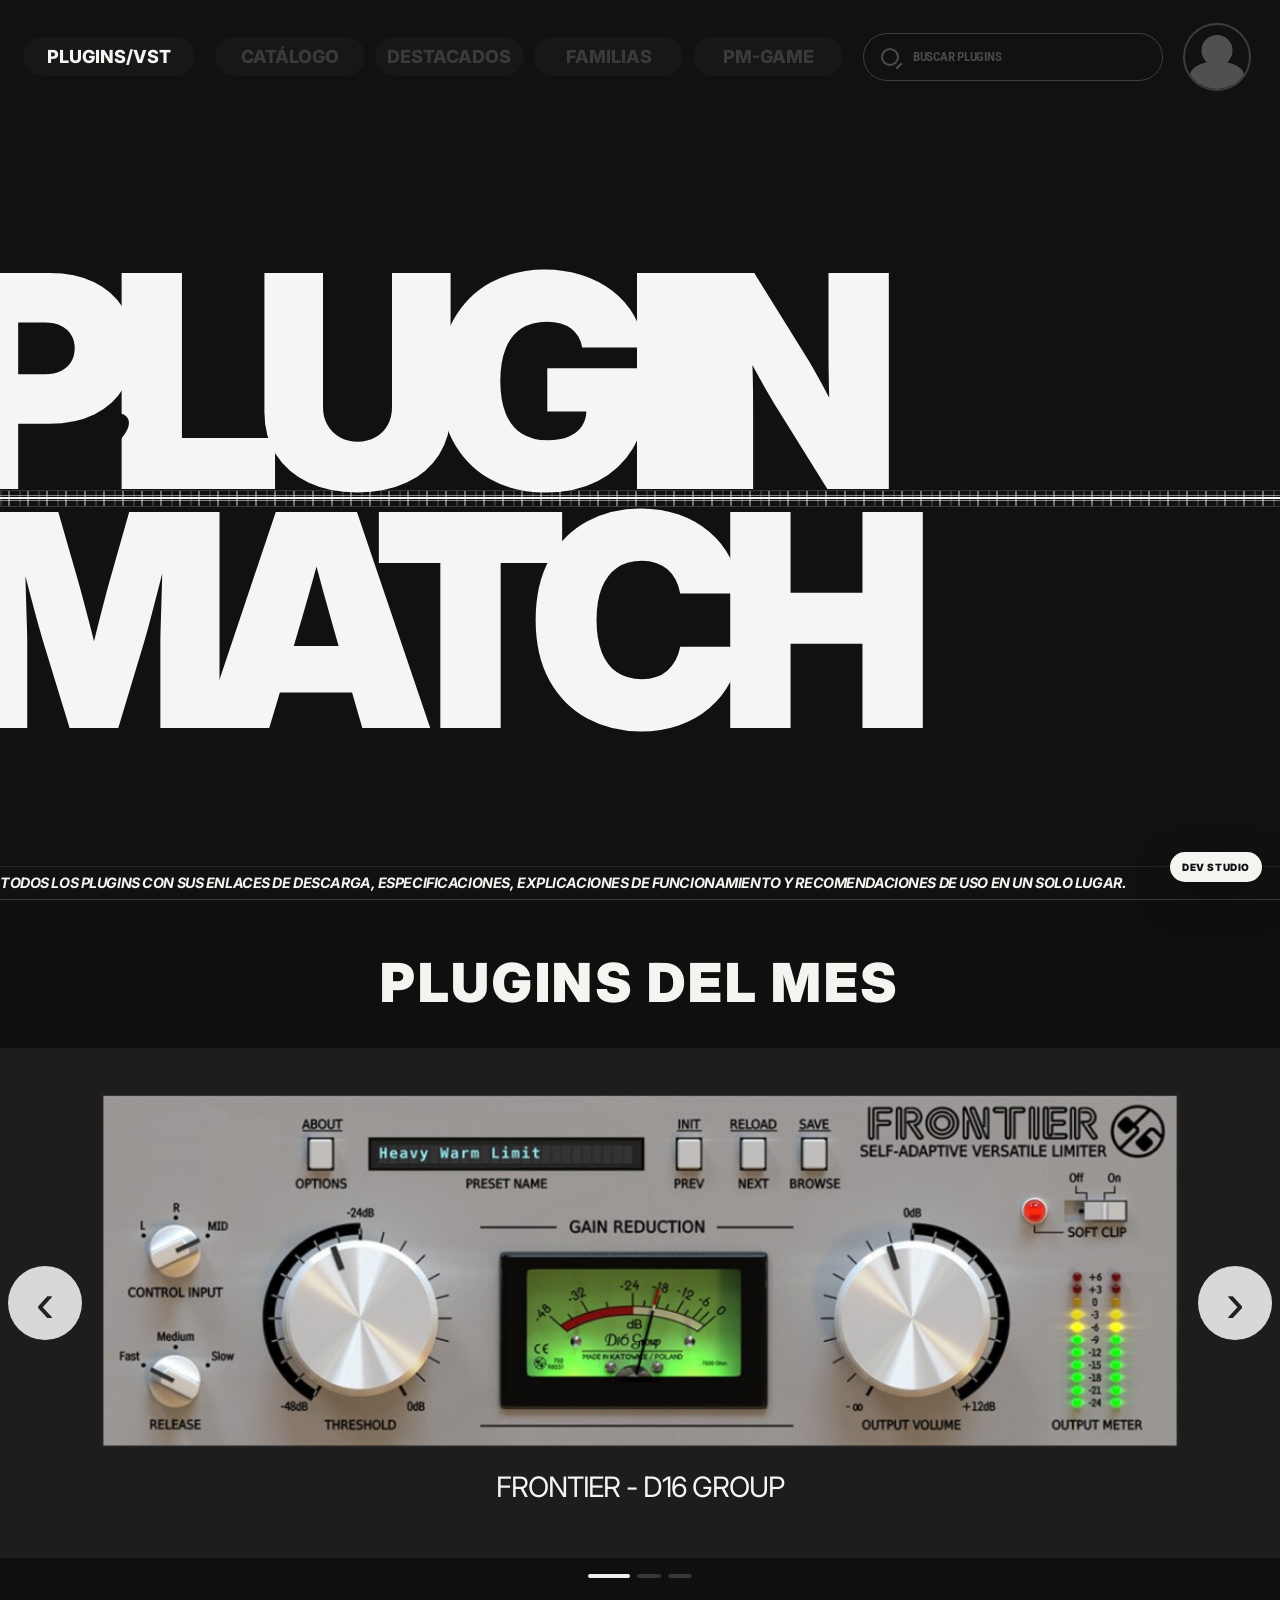
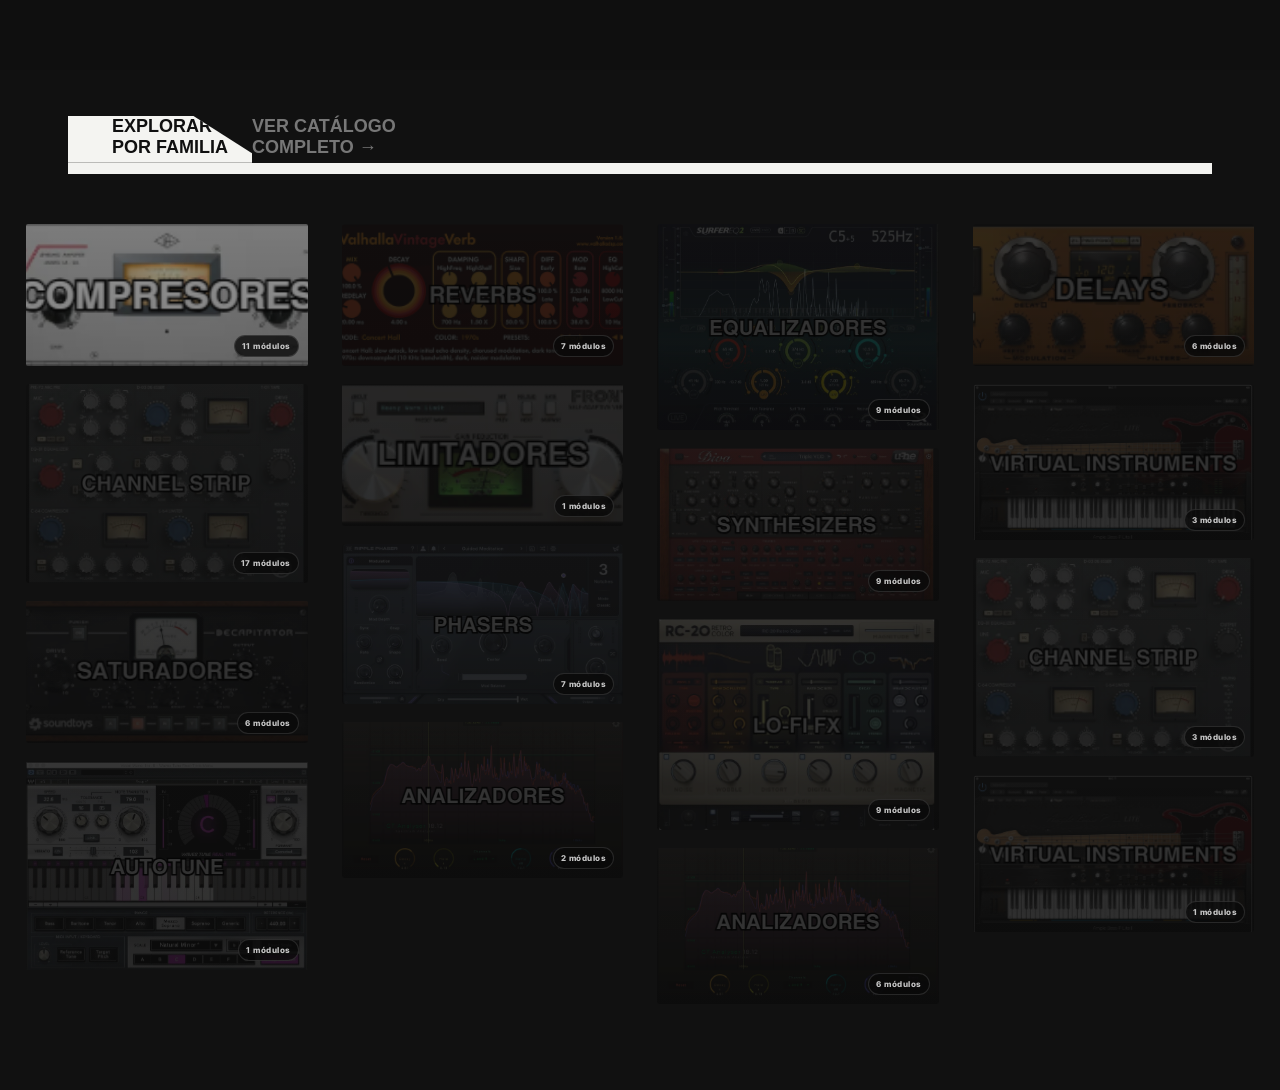
<file: index.html>
<!doctype html>
<html lang="es">
<head>
  <meta charset="utf-8" />
  <meta name="viewport" content="width=device-width, initial-scale=1" />
  <meta name="description" content="PLUGIN MATCH — aprende a usar plugins VST, descubre herramientas, categorías y recomendaciones de uso." />
  <title>PLUGIN MATCH</title>
  <link rel="preconnect" href="https://fonts.googleapis.com">
  <link rel="preconnect" href="https://fonts.gstatic.com" crossorigin>
  <link href="https://fonts.googleapis.com/css2?family=Inter:ital,wght@0,400;0,500;0,600;0,700;0,800;0,900;1,500;1,600;1,700&family=Roboto+Condensed:wght@500;600;700&display=swap" rel="stylesheet">
  <link rel="stylesheet" href="styles.css" />
</head>
<body data-page="home">
  <header class="site-header">
    <a class="brand-pill is-active" href="index.html" aria-current="page">PLUGINS/VST</a>
    <nav class="main-nav" aria-label="Navegación principal">
      <a href="plugins.html">CATÁLOGO</a>
      <a href="#monthly">DESTACADOS</a>
      <a href="#categories">FAMILIAS</a>
      <a href="#categories">PM-GAME</a>
    </nav>
    <label class="search-shell header-search" aria-label="Búsqueda personalizada">
      <span class="search-icon" aria-hidden="true"></span>
      <input id="globalSearch" data-catalog-search type="search" placeholder="BUSCAR PLUGINS" autocomplete="off" />
    </label>
    <button class="avatar-button" type="button" aria-label="Cuenta" data-account-placeholder>
      <span class="avatar-head"></span><span class="avatar-body"></span>
    </button>
    <button class="mobile-menu-button" id="mobileMenuButton" type="button" aria-label="Abrir menú" aria-expanded="false" aria-controls="mobileNavPanel">
      <span></span><span></span>
    </button>
  </header>

  <div class="mobile-nav-panel" id="mobileNavPanel" hidden>
    <button class="mobile-nav-backdrop" type="button" data-mobile-nav-dismiss aria-label="Cerrar menú"></button>
    <div class="mobile-nav-sheet">
      <div class="mobile-nav-top">
        <strong>PLUGIN MATCH</strong>
        <button id="mobileNavClose" class="mobile-nav-close" type="button" aria-label="Cerrar menú">×</button>
      </div>
      <nav aria-label="Navegación móvil">
        <a href="plugins.html">CATÁLOGO <span>→</span></a>
        <a href="#monthly" data-mobile-nav-dismiss>DESTACADOS <span>→</span></a>
        <a href="#categories" data-mobile-nav-dismiss>FAMILIAS <span>→</span></a>
        <a href="#categories" data-mobile-nav-dismiss>PM-GAME <span>→</span></a>
      </nav>
      <a class="mobile-studio-link" href="studio.html">DEV STUDIO</a>
    </div>
  </div>

  <main>
    <section class="hero" aria-labelledby="heroTitle">
      <div class="hero-wordmark" id="heroTitle" aria-label="PLUGIN MATCH">
        <div class="hero-line hero-line-top"><span>PLUGIN</span></div>
        <span class="heart-cutout" aria-hidden="true">♥</span>
        <div class="signal-line" aria-hidden="true"></div>
        <div class="hero-line hero-line-bottom">MATCH</div>
      </div>
      <p class="hero-tagline">TODOS LOS PLUGINS CON SUS ENLACES DE DESCARGA, ESPECIFICACIONES, EXPLICACIONES DE FUNCIONAMIENTO Y RECOMENDACIONES DE USO EN UN SOLO LUGAR.</p>
    </section>

    <section class="section-shell monthly-section" id="monthly" aria-labelledby="monthlyTitle">
      <h2 class="section-title" id="monthlyTitle">PLUGINS DEL MES</h2>

      <div class="featured-stage" id="featuredStage">
        <button class="round-arrow left" id="featuredPrev" type="button" aria-label="Plugin anterior">‹</button>

        <article class="featured-card" id="featuredCard" tabindex="0">
          <div class="featured-image-shell">
            <img id="featuredImage" src="assets/frontier.png" alt="Frontier de D16 Group" />
          </div>
          <h3 id="featuredName">FRONTIER - D16 GROUP</h3>
          <p id="featuredMeta" class="featured-meta">Limiter · Free</p>
        </article>

        <button class="round-arrow right" id="featuredNext" type="button" aria-label="Plugin siguiente">›</button>
      </div>
      <div class="featured-pagination" id="featuredPagination" aria-label="Posición del carrusel"></div>
    </section>

    <section class="section-shell category-section" id="categories" aria-labelledby="categoryExplorerTitle">
      <h2 class="sr-only" id="categoryExplorerTitle">Explorar plugins</h2>
      <div class="filter-tabs home-catalog-bar" aria-label="Explorador de plugins">
        <span class="filter-tab active">EXPLORAR POR FAMILIA</span>
        <a class="filter-tab catalog-link-tab" href="plugins.html">VER CATÁLOGO COMPLETO →</a>
      </div>

      <div class="categories-grid" id="categoryGrid"></div>
      <p class="empty-state" id="emptyState" hidden>No encontramos resultados con esa búsqueda.</p>
    </section>
  </main>

  <a class="dev-studio-launch" href="studio.html">DEV STUDIO</a>
  <div class="toast" id="toast" role="status" aria-live="polite"></div>
  <script src="module-defaults.js"></script>
  <script src="catalogo-inicial.js"></script>
  <script src="excel-importer.js"></script>
  <script src="studio-storage.js"></script>
  <script src="public-catalog.js"></script>
  <script src="ui.js"></script>
  <script src="app.js"></script>
</body>
</html>
</file>
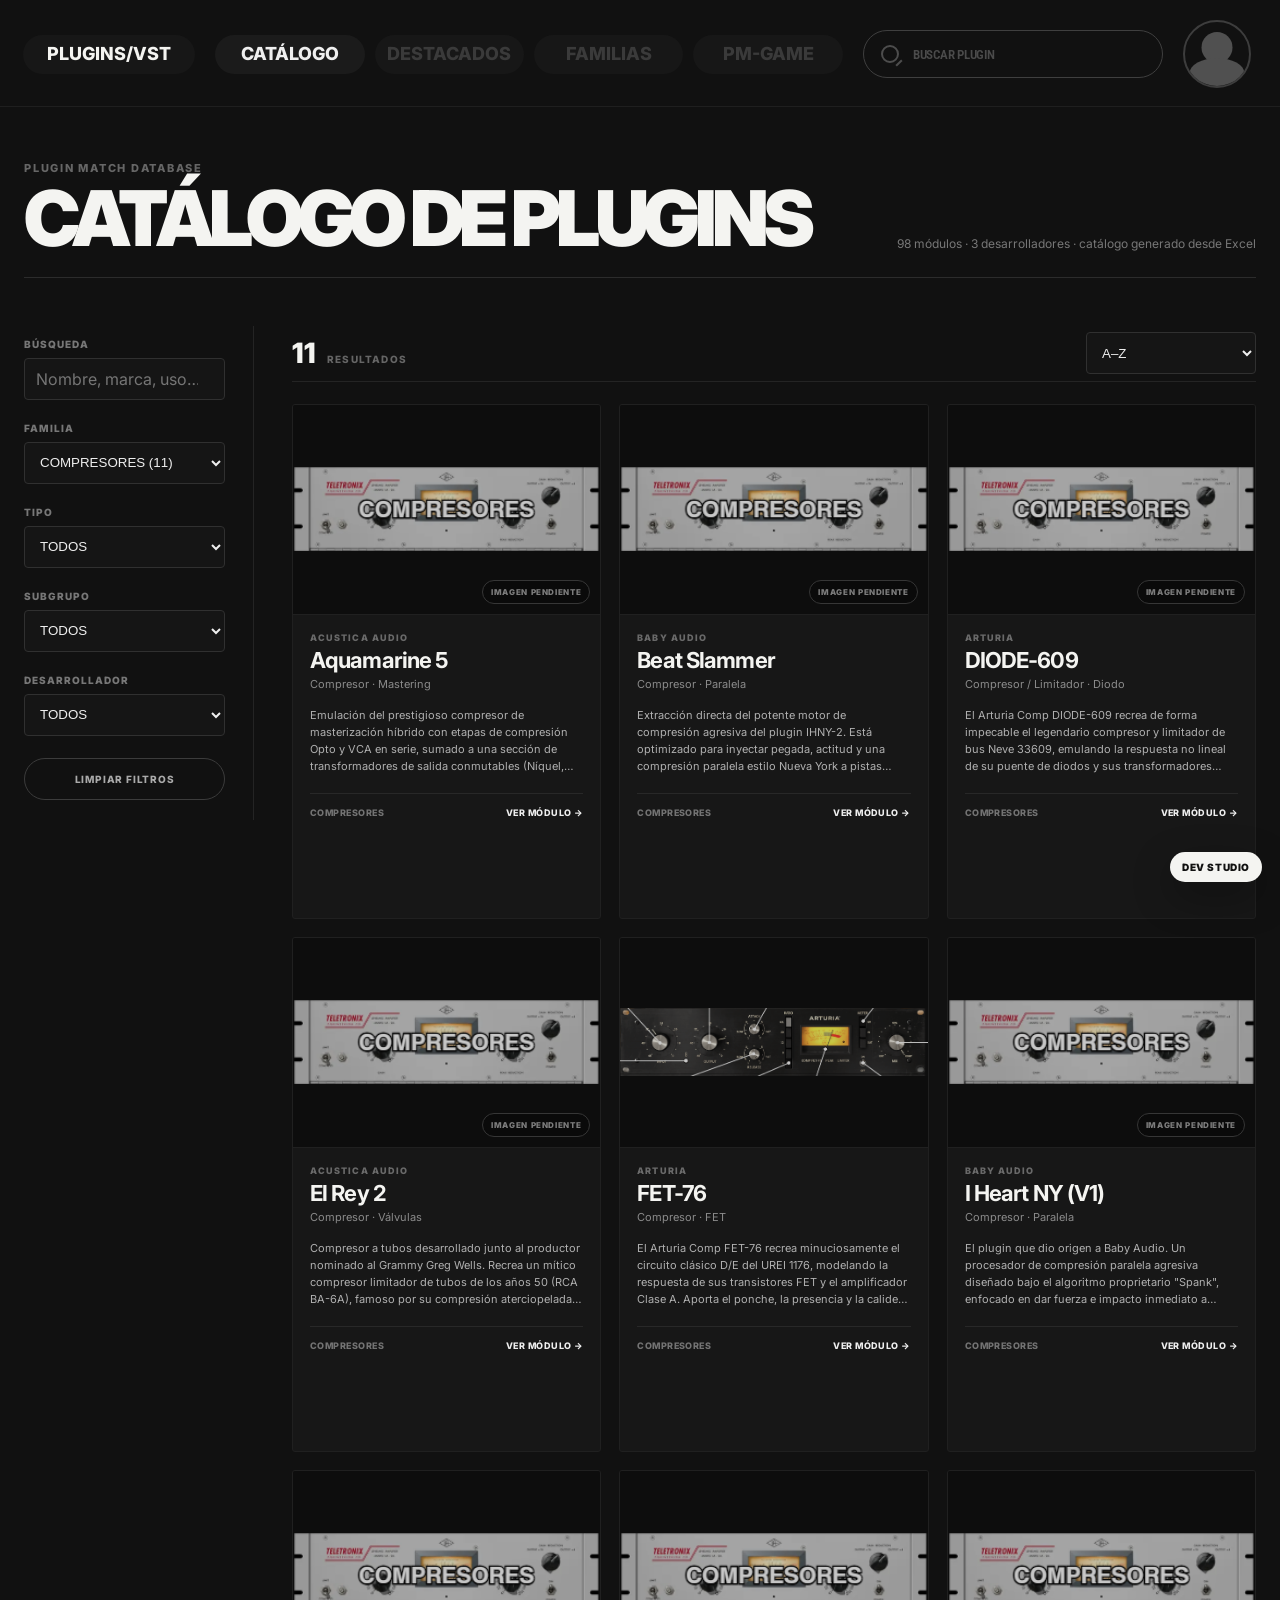
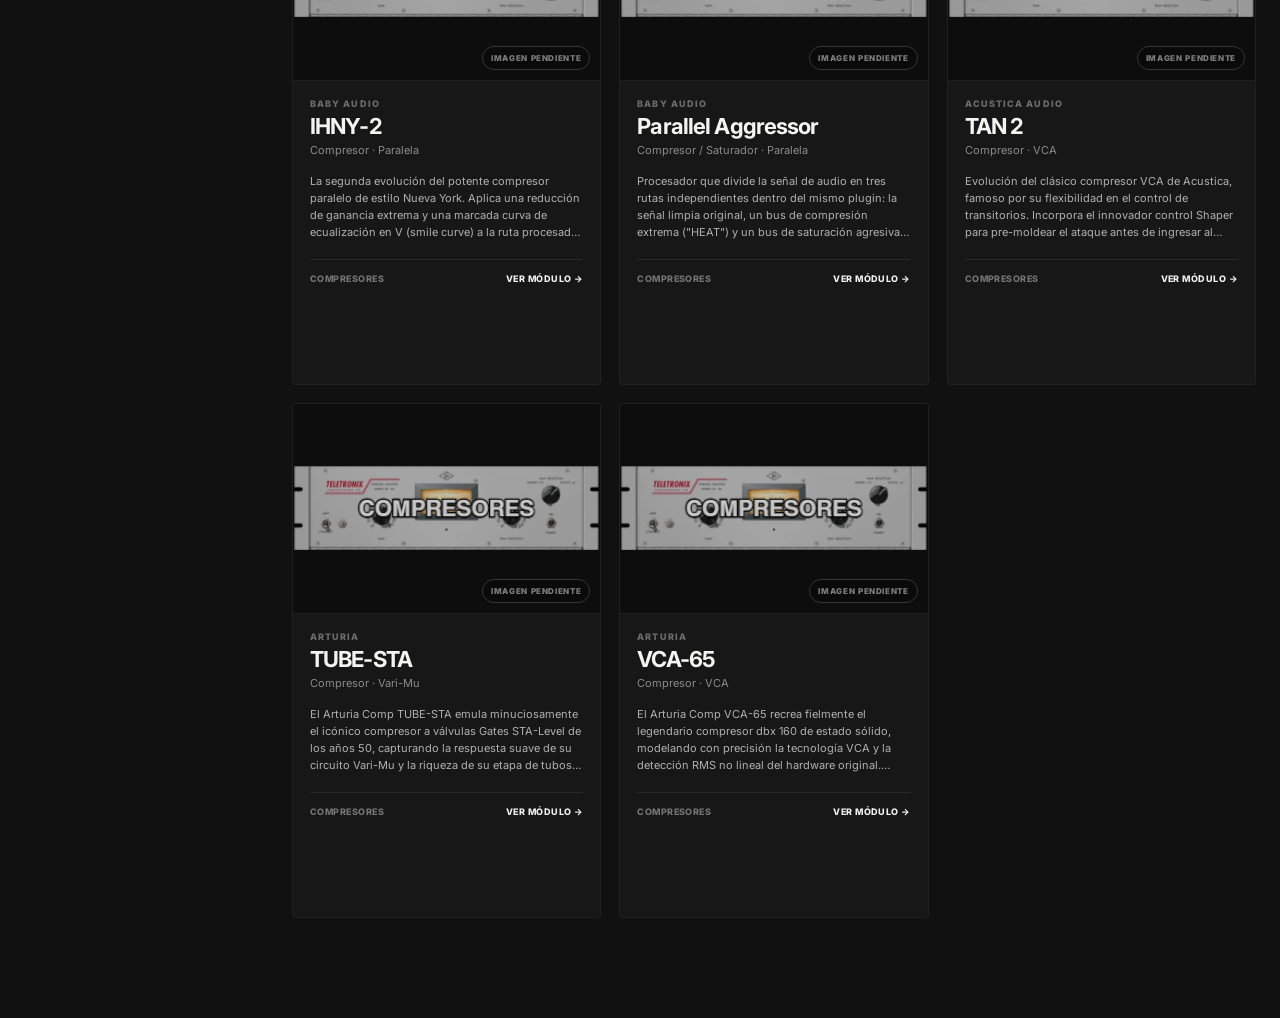
<file: compressors.html>
<!doctype html>
<html lang="es">
<head>
  <meta charset="utf-8" />
  <meta name="viewport" content="width=device-width, initial-scale=1" />
  <title>Compresores · PLUGIN MATCH</title>
  <meta http-equiv="refresh" content="0; url=plugins.html?familia=compresores" />
  <style>body{margin:0;background:#111;color:#eee;font-family:Arial,sans-serif;display:grid;place-items:center;min-height:100vh}a{color:#fff}</style>
</head>
<body>
  <p>Abriendo el catálogo de <a href="plugins.html?familia=compresores">compresores</a>…</p>
  <script>location.replace('plugins.html?familia=compresores');</script>
</body>
</html>
</file>
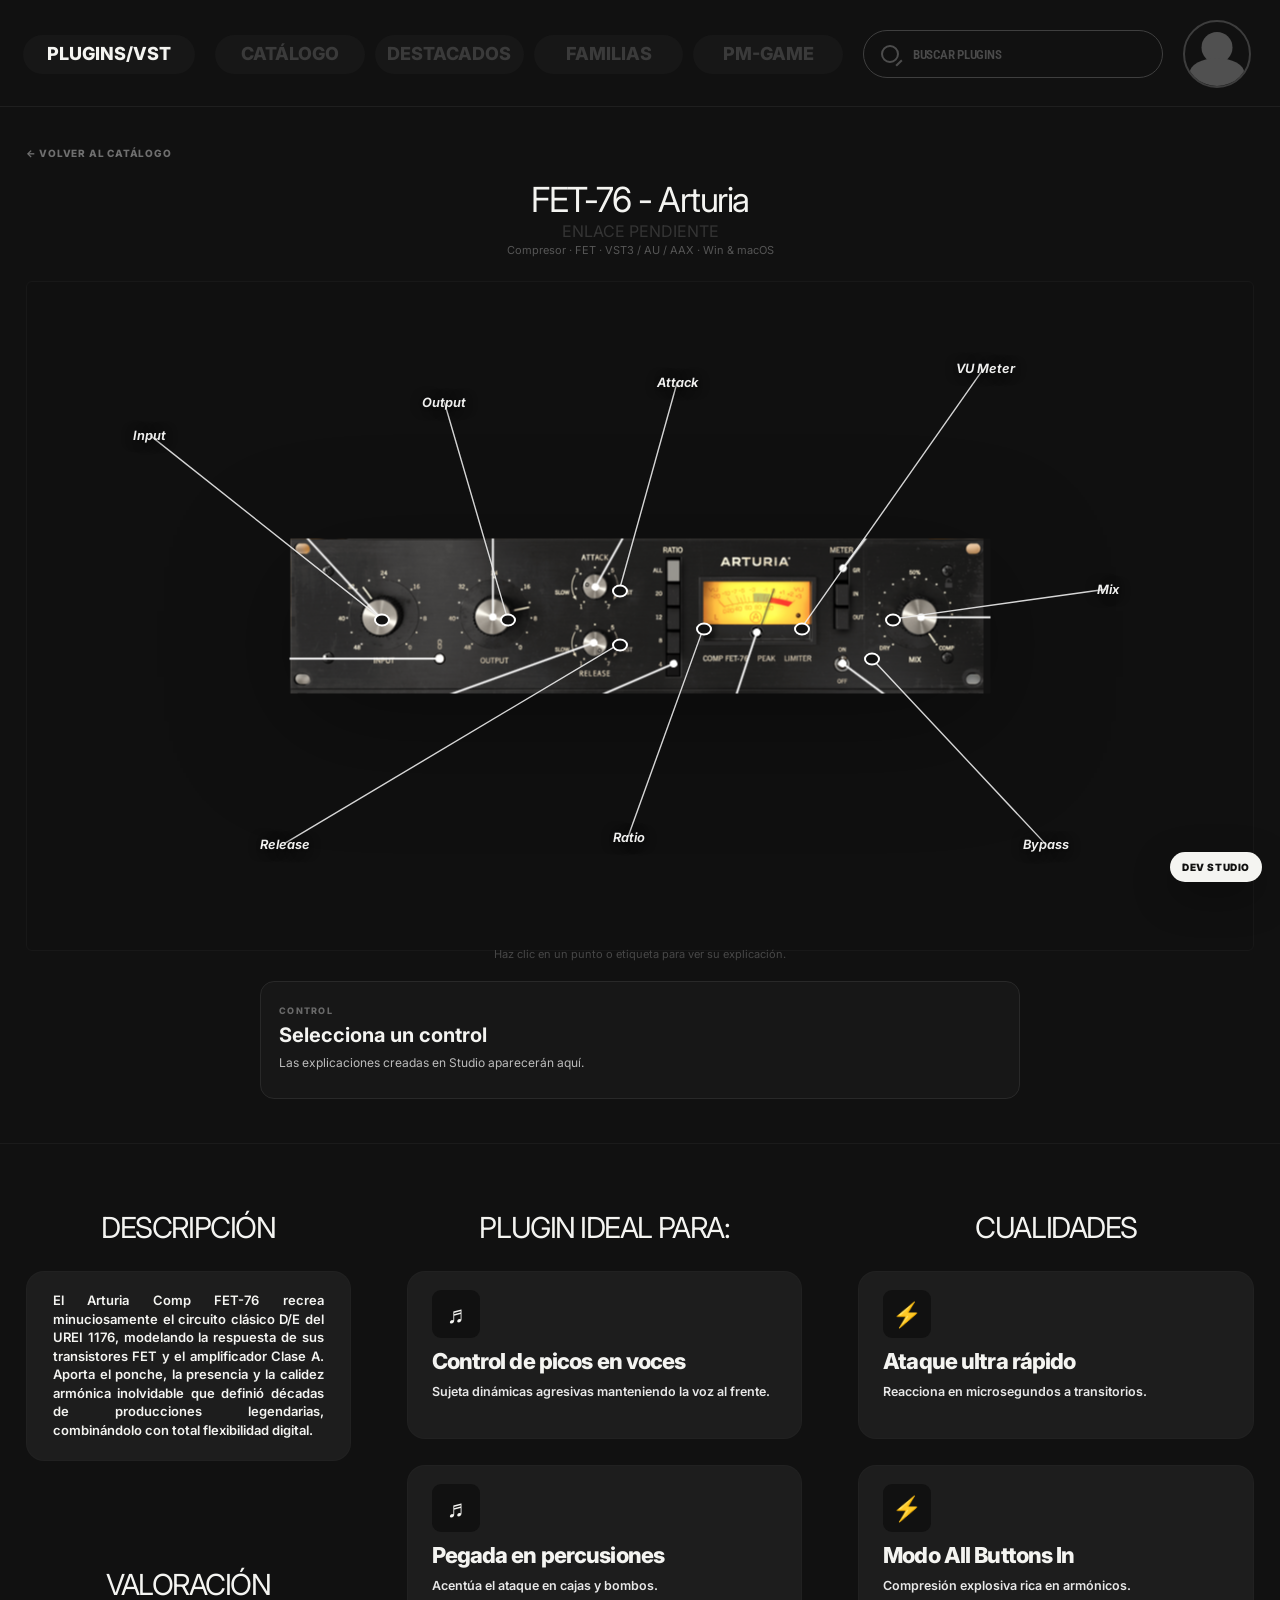
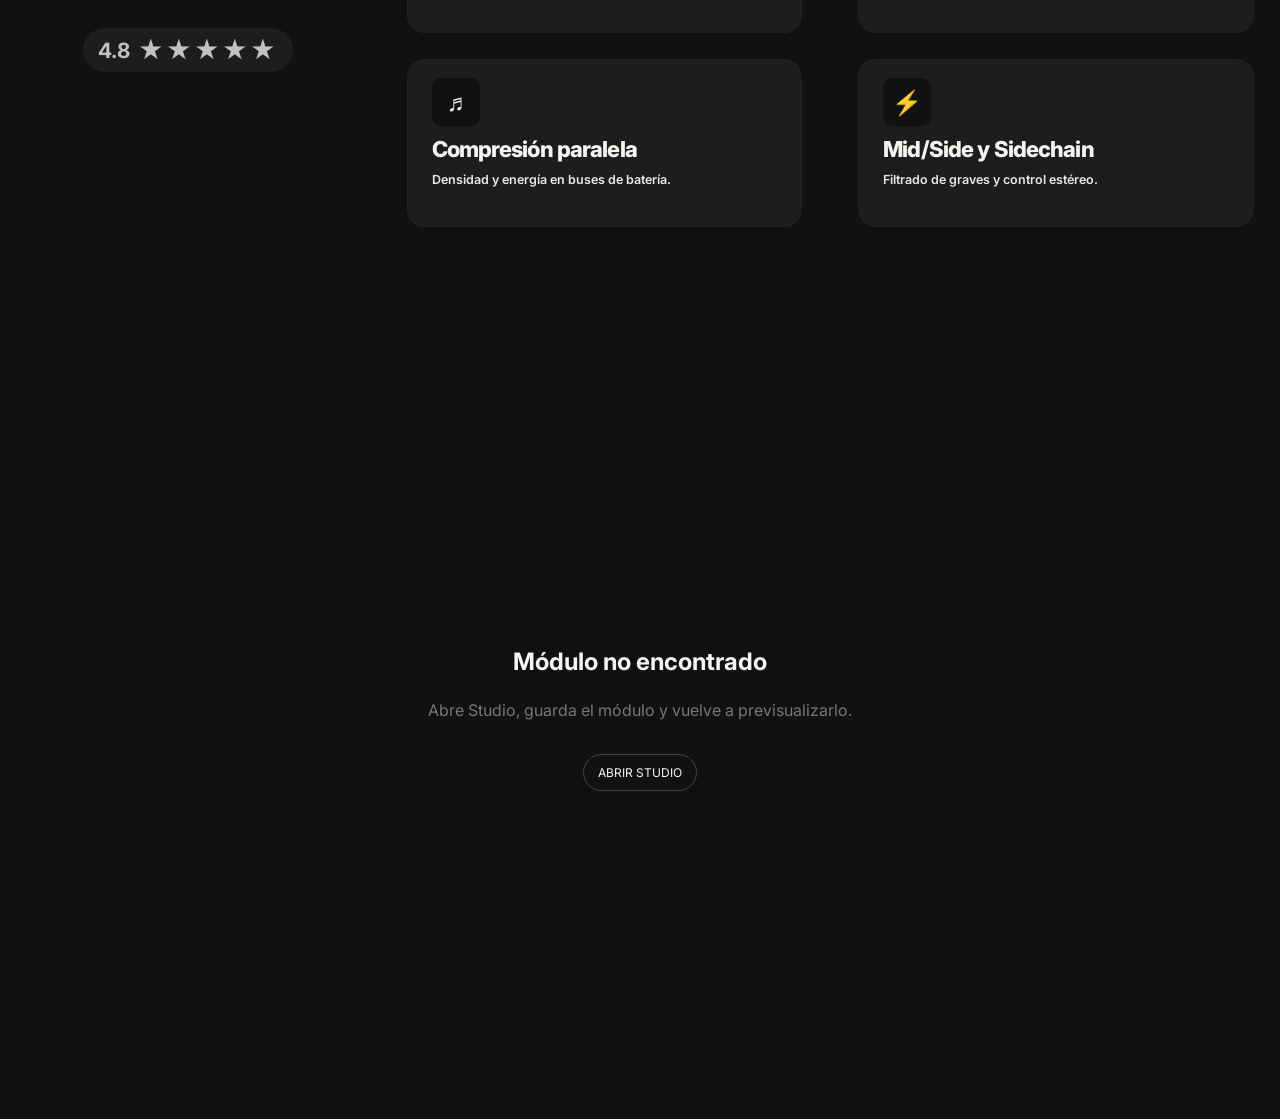
<file: module.html>
<!doctype html>
<html lang="es">
<head>
  <meta charset="utf-8" />
  <meta name="viewport" content="width=device-width, initial-scale=1" />
  <meta name="description" content="Módulo interactivo de PLUGIN MATCH." />
  <title>Módulo · PLUGIN MATCH</title>
  <link rel="preconnect" href="https://fonts.googleapis.com">
  <link rel="preconnect" href="https://fonts.gstatic.com" crossorigin>
  <link href="https://fonts.googleapis.com/css2?family=Inter:ital,wght@0,400;0,500;0,600;0,700;0,800;1,500;1,600;1,700&family=Roboto+Condensed:wght@500;600;700&display=swap" rel="stylesheet">
  <link rel="stylesheet" href="styles.css" />
  <link rel="stylesheet" href="module.css" />
</head>
<body data-page="module">
  <header class="site-header compact-header">
    <a class="brand-pill is-active" href="index.html">PLUGINS/VST</a>
    <nav class="main-nav" aria-label="Navegación principal">
      <a href="plugins.html">CATÁLOGO</a>
      <a href="index.html#monthly">DESTACADOS</a>
      <a href="index.html#categories">FAMILIAS</a>
      <a href="index.html#categories">PM-GAME</a>
    </nav>
    <label class="search-shell header-search" aria-label="Búsqueda personalizada">
      <span class="search-icon" aria-hidden="true"></span>
      <input data-catalog-search type="search" placeholder="BUSCAR PLUGINS" autocomplete="off" />
    </label>
    <button class="avatar-button" type="button" aria-label="Cuenta" data-account-placeholder><span class="avatar-head"></span><span class="avatar-body"></span></button>
    <button class="mobile-menu-button" id="mobileMenuButton" type="button" aria-label="Abrir menú" aria-expanded="false" aria-controls="mobileNavPanel"><span></span><span></span></button>
  </header>

  <div class="mobile-nav-panel" id="mobileNavPanel" hidden>
    <button class="mobile-nav-backdrop" type="button" data-mobile-nav-dismiss aria-label="Cerrar menú"></button>
    <div class="mobile-nav-sheet">
      <div class="mobile-nav-top">
        <strong>PLUGIN MATCH</strong>
        <button id="mobileNavClose" class="mobile-nav-close" type="button" aria-label="Cerrar menú">×</button>
      </div>
      <nav aria-label="Navegación móvil">
        <a href="plugins.html">CATÁLOGO <span>→</span></a>
        <a href="index.html#monthly">DESTACADOS <span>→</span></a>
        <a href="index.html#categories">FAMILIAS <span>→</span></a>
        <a href="index.html#categories">PM-GAME <span>→</span></a>
      </nav>
      <a class="mobile-studio-link" href="studio.html">DEV STUDIO</a>
    </div>
  </div>

  <main id="moduleRoot" class="generated-module" hidden>
    <section class="generated-hero">
      <div class="module-breadcrumb"><a href="plugins.html">← VOLVER AL CATÁLOGO</a></div>
      <div class="plugin-detail-heading generated-heading">
        <h1 id="moduleTitle"></h1>
        <a class="download-button" id="moduleDownload" href="#" target="_blank" rel="noopener">DESCARGAR</a>
        <p id="moduleMeta"></p>
      </div>

      <div class="generated-stage" id="generatedStage">
        <img id="generatedImage" class="generated-image" alt="Interfaz del plugin" />
        <span class="module-image-pending" id="moduleImagePending" hidden>IMAGEN PENDIENTE · COMPLETAR EN STUDIO</span>
        <svg id="generatedLines" class="generated-lines" aria-hidden="true"></svg>
        <div id="generatedControls" class="generated-controls"></div>
      </div>
      <p class="diagram-hint">Haz clic en un punto o etiqueta para ver su explicación.</p>
      <div class="mobile-control-strip" id="mobileControlStrip" aria-label="Controles del plugin"></div>

      <div class="generated-control-reader" id="controlReader">
        <span>CONTROL</span>
        <h2 id="controlReaderTitle">Selecciona un control</h2>
        <p id="controlReaderBody">Las explicaciones creadas en Studio aparecerán aquí.</p>
      </div>
    </section>

    <section class="detail-grid section-shell generated-detail-grid">
      <div class="description-column">
        <h2>DESCRIPCIÓN</h2>
        <div class="info-card description-card" id="moduleDescription"></div>
        <h2 class="rating-title">VALORACIÓN</h2>
        <div class="rating-badge" id="moduleRating"></div>
      </div>
      <div class="use-column">
        <h2>PLUGIN IDEAL PARA:</h2>
        <div class="stacked-cards" id="idealForCards"></div>
      </div>
      <div class="quality-column">
        <h2>CUALIDADES</h2>
        <div class="stacked-cards" id="qualityCards"></div>
      </div>
    </section>
  </main>

  <section class="module-error" id="moduleError" hidden>
    <h1>Módulo no encontrado</h1>
    <p>Abre Studio, guarda el módulo y vuelve a previsualizarlo.</p>
    <a href="studio.html">ABRIR STUDIO</a>
  </section>

  <a class="dev-studio-launch" href="studio.html">DEV STUDIO</a>
  <div class="toast" id="toast" role="status" aria-live="polite"></div>

  <script src="module-defaults.js"></script>
  <script src="catalogo-inicial.js"></script>
  <script src="excel-importer.js"></script>
  <script src="studio-storage.js"></script>
  <script src="public-catalog.js"></script>
  <script src="ui.js"></script>
  <script src="module-renderer.js"></script>
</body>
</html>
</file>
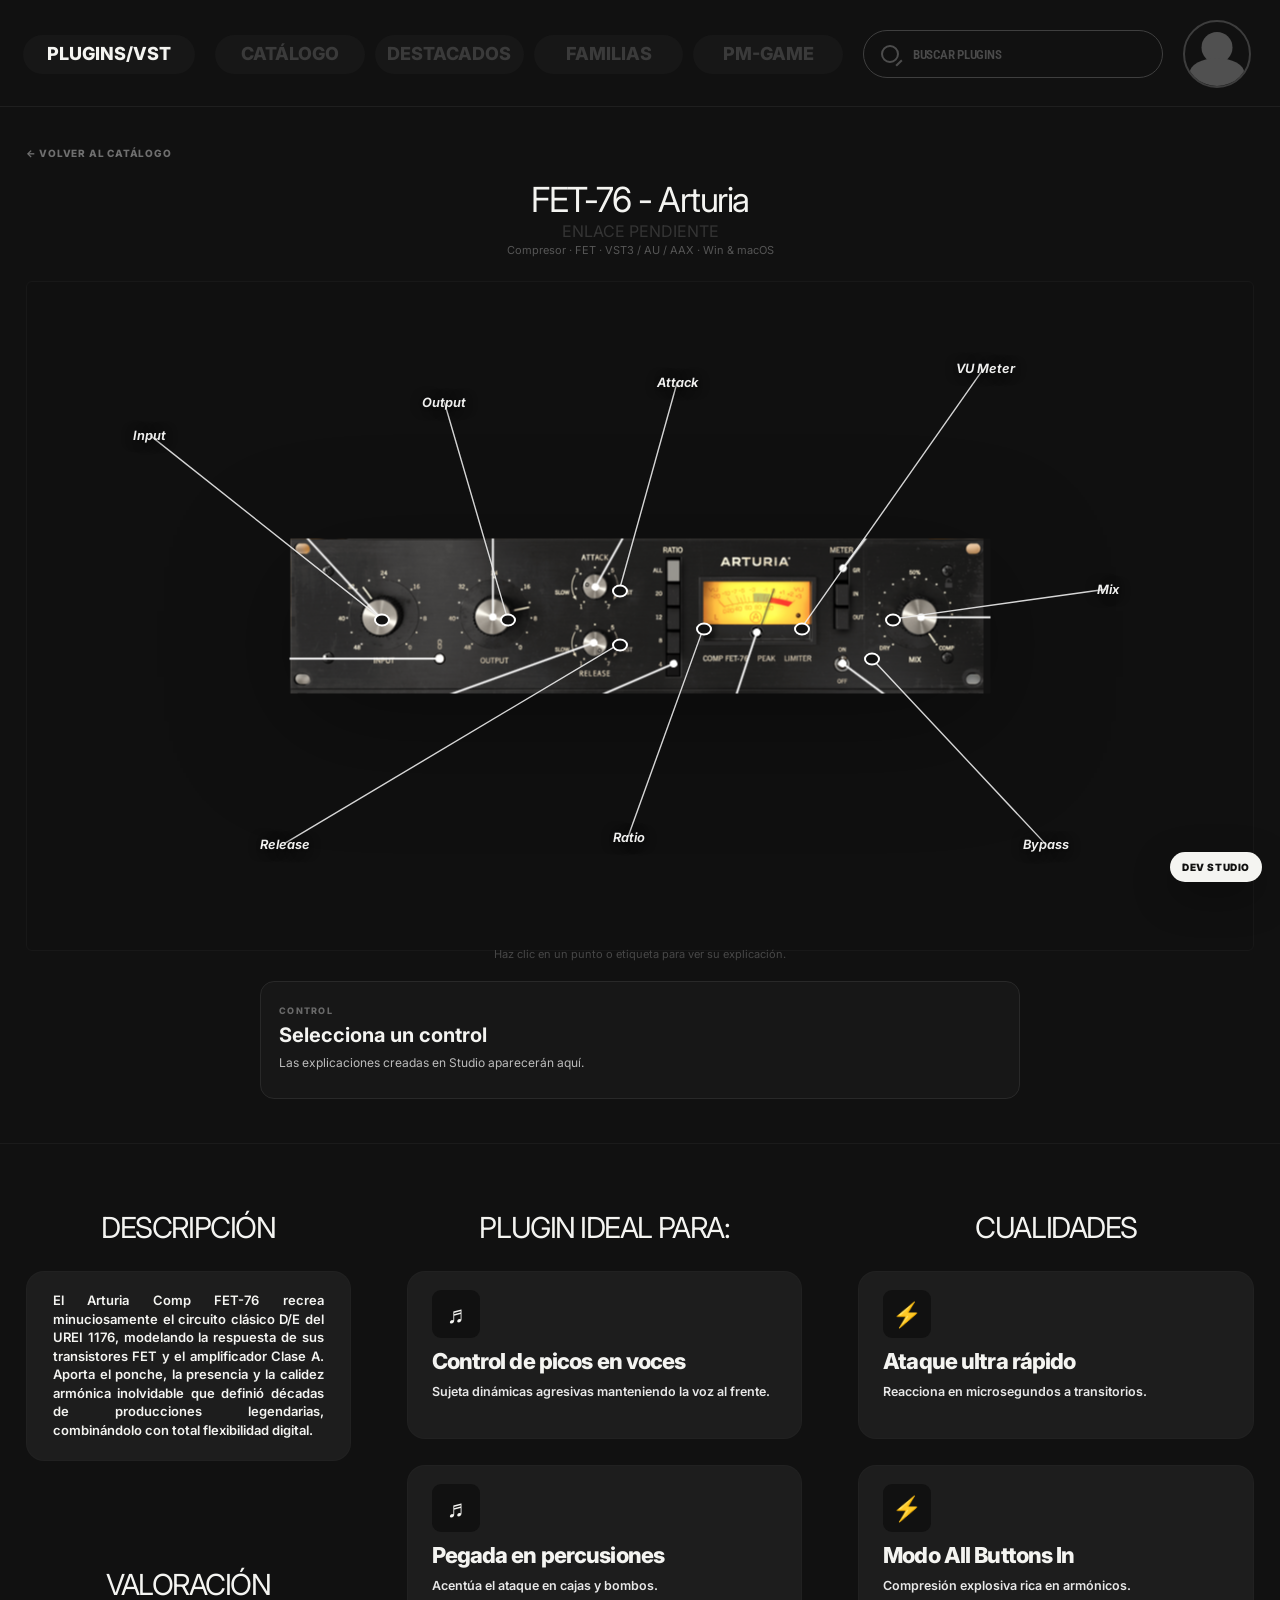
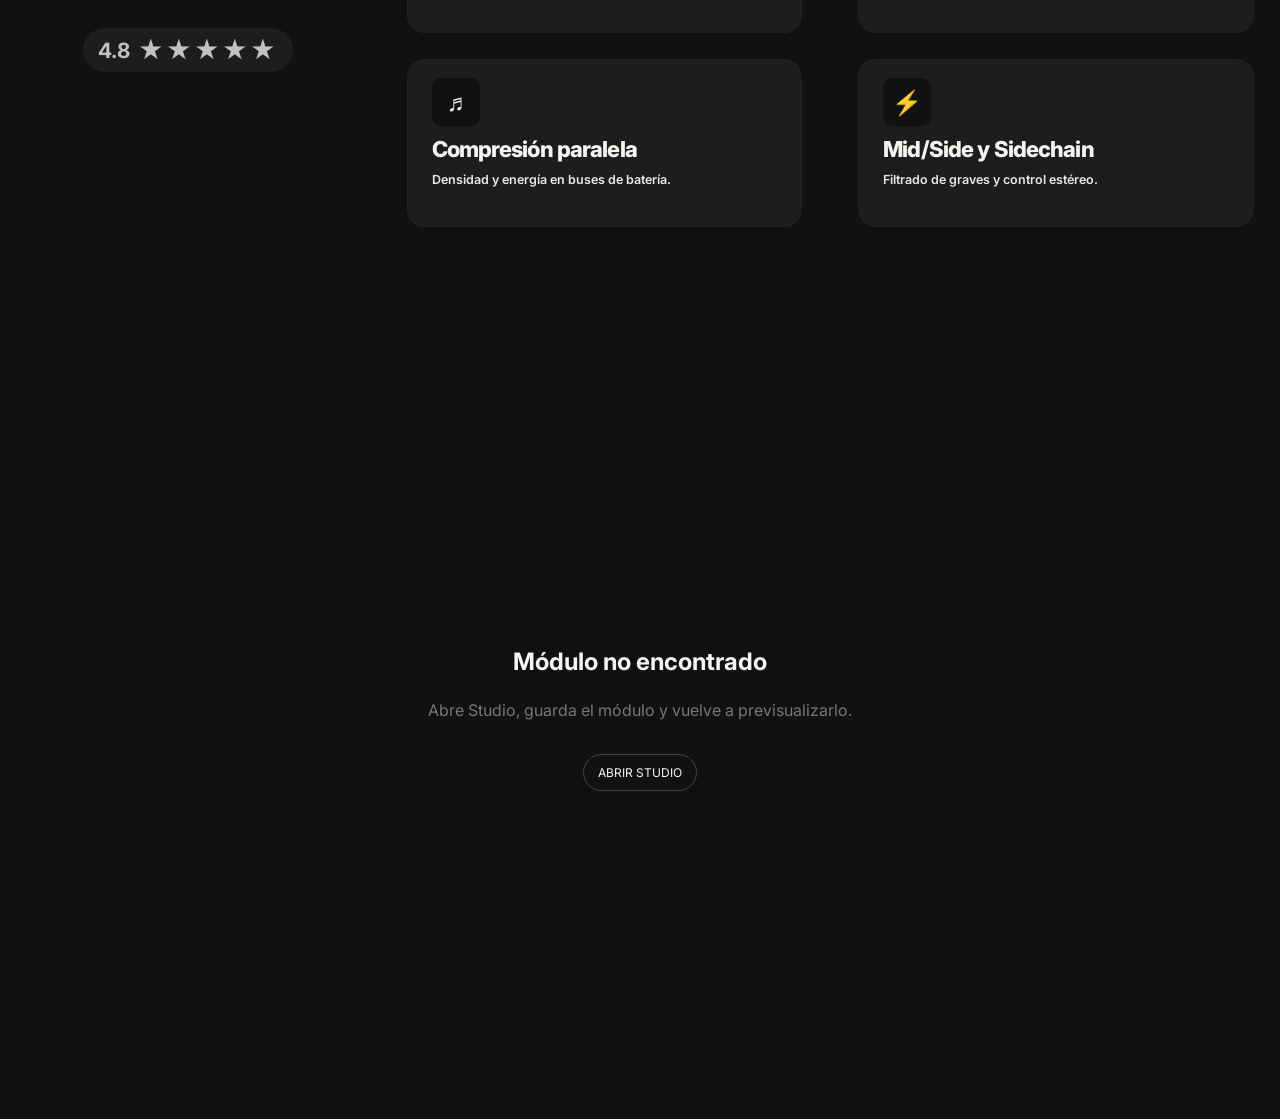
<file: plugin.html>
<!doctype html>
<html lang="es">
<head>
  <meta charset="utf-8" />
  <meta name="viewport" content="width=device-width, initial-scale=1" />
  <title>FET-76 · PLUGIN MATCH</title>
  <meta http-equiv="refresh" content="0; url=module.html?id=fet76-arturia" />
  <style>body{margin:0;background:#111;color:#eee;font-family:Arial,sans-serif;display:grid;place-items:center;min-height:100vh}a{color:#fff}</style>
</head>
<body>
  <p>Abriendo el módulo <a href="module.html?id=fet76-arturia">FET-76</a>…</p>
  <script>location.replace('module.html?id=fet76-arturia');</script>
</body>
</html>
</file>
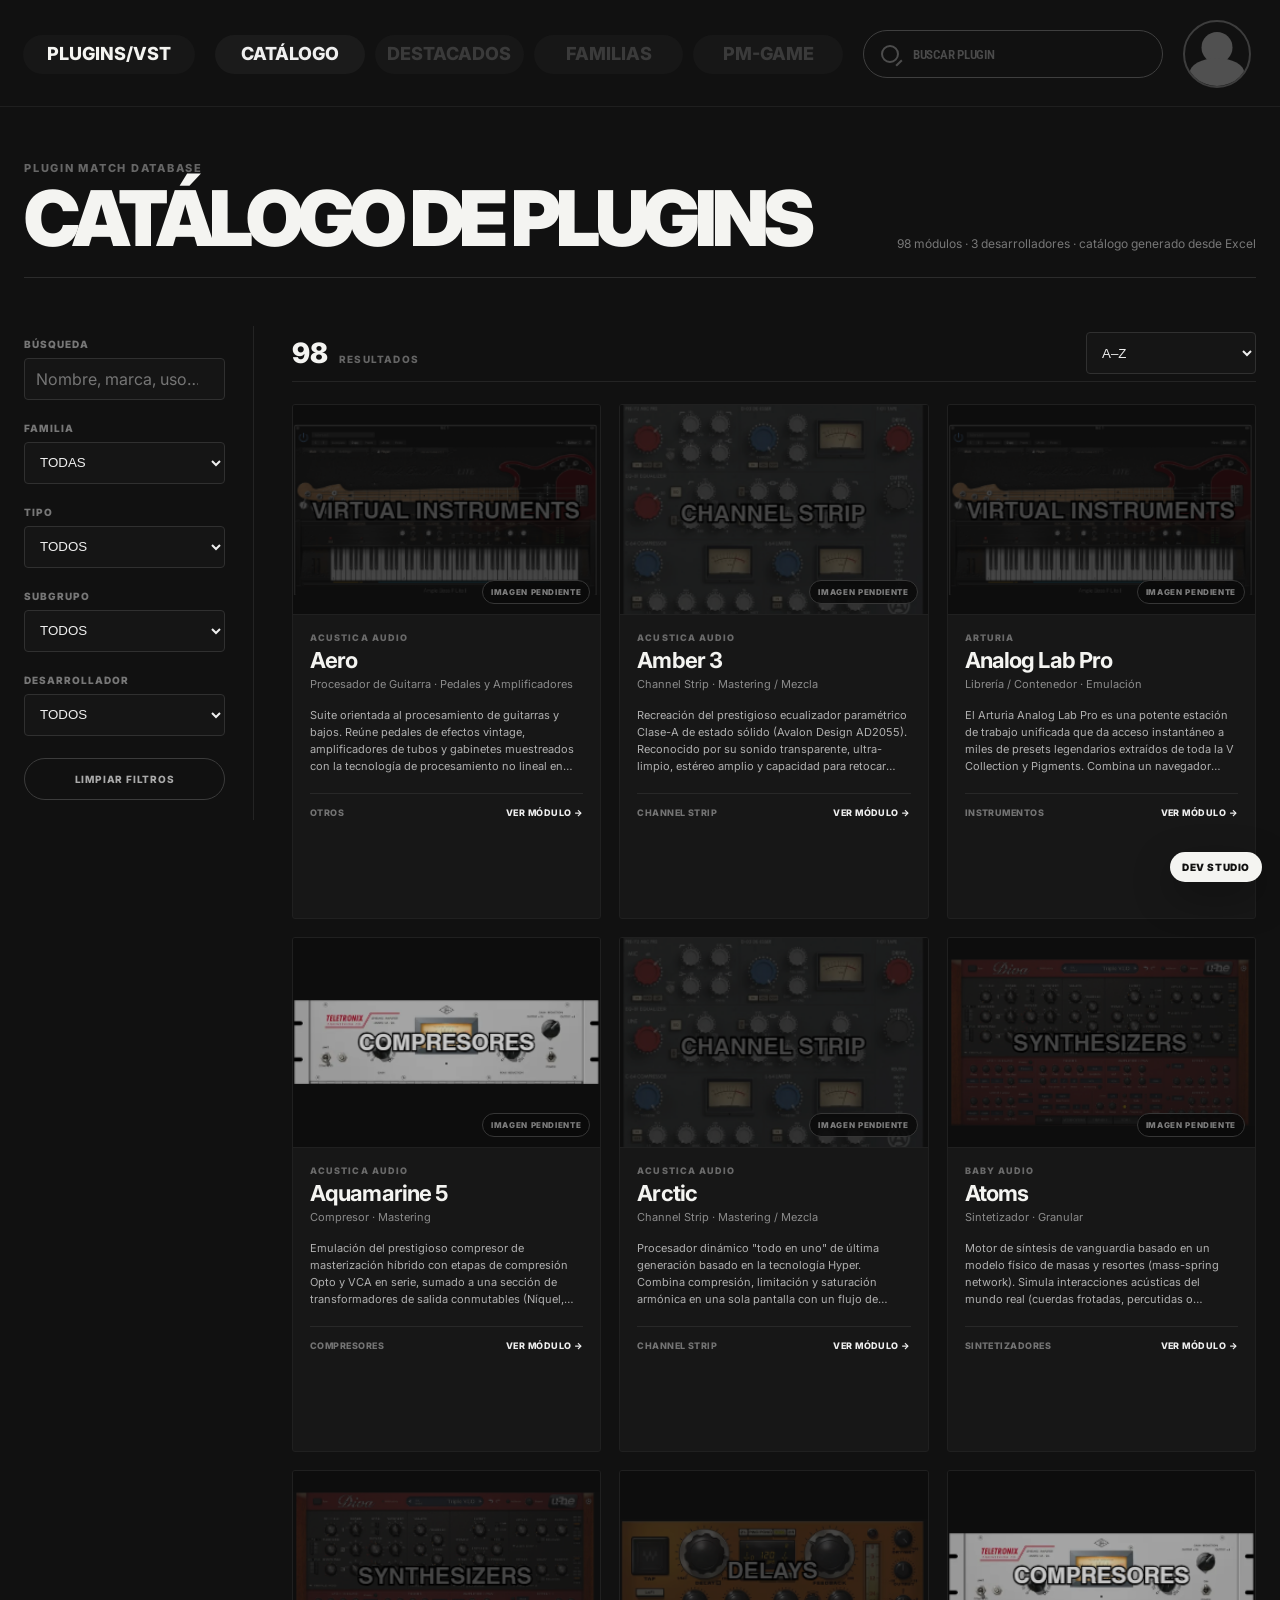
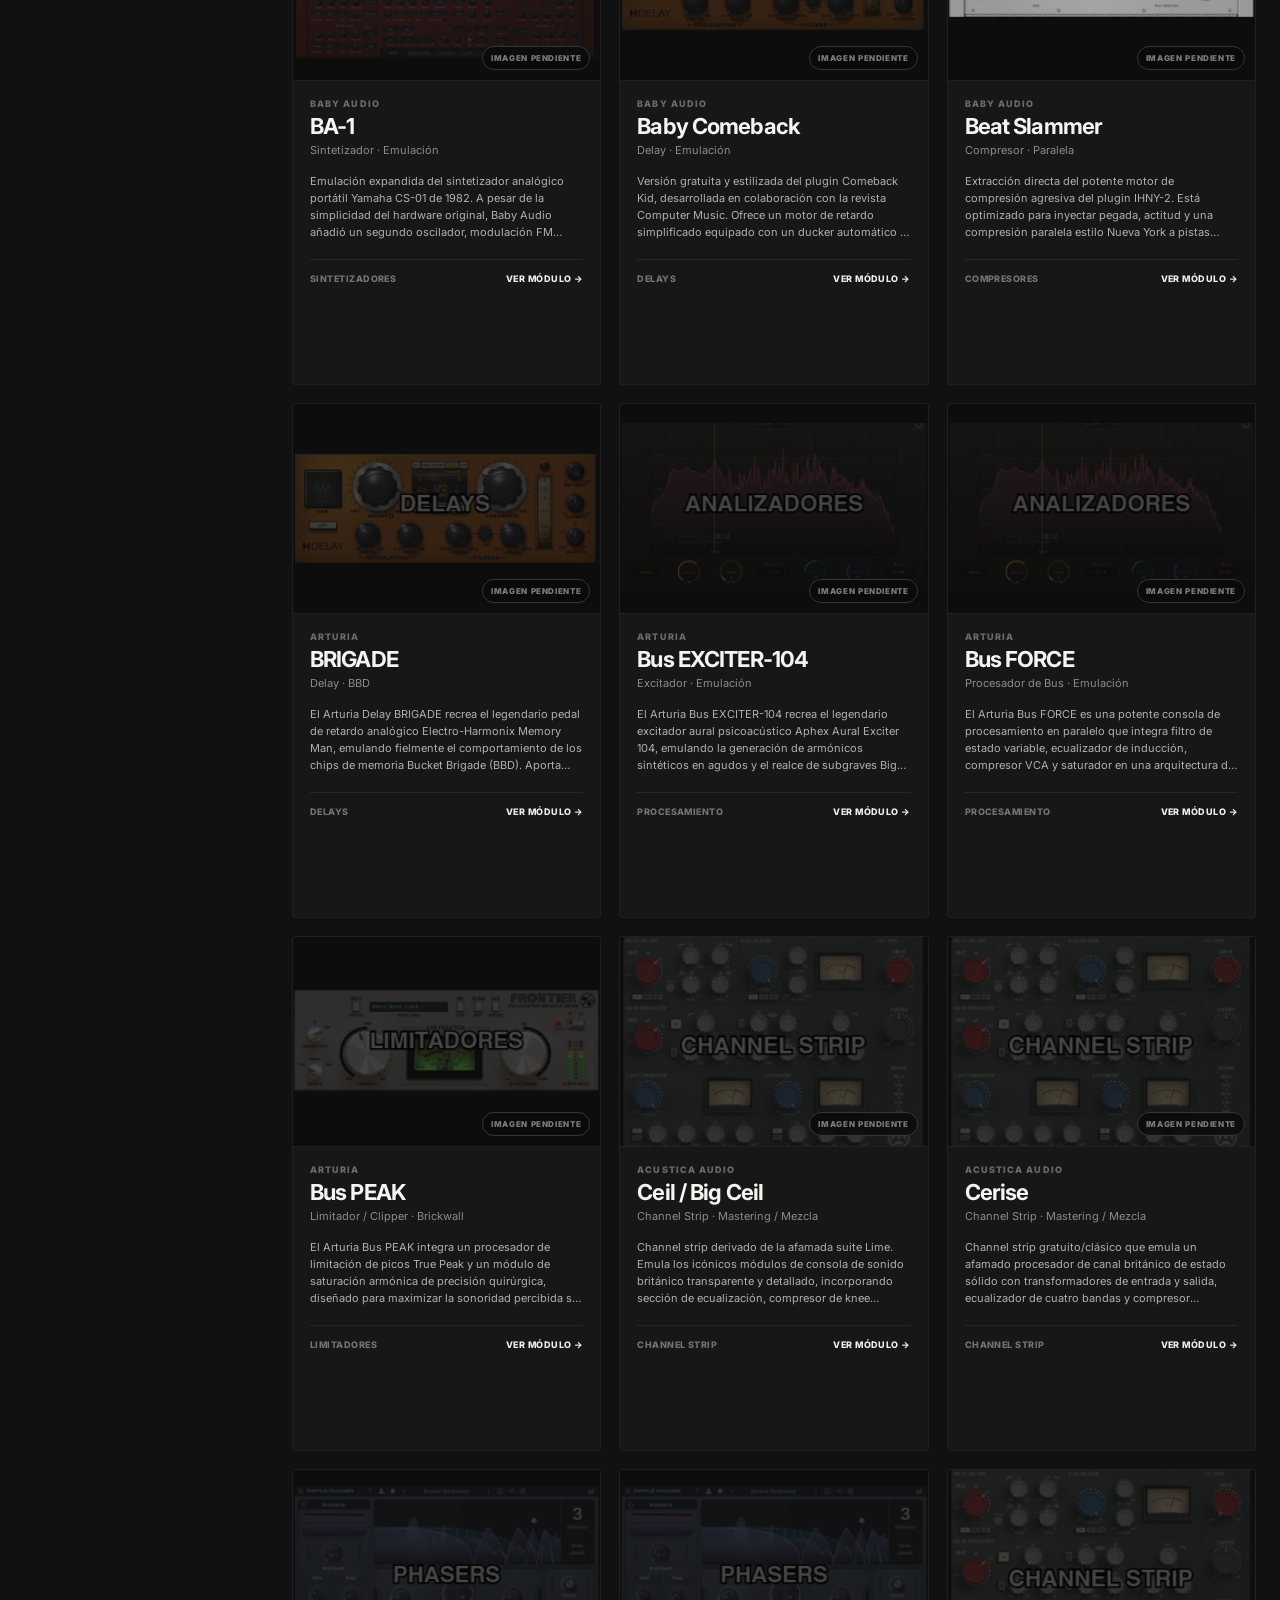
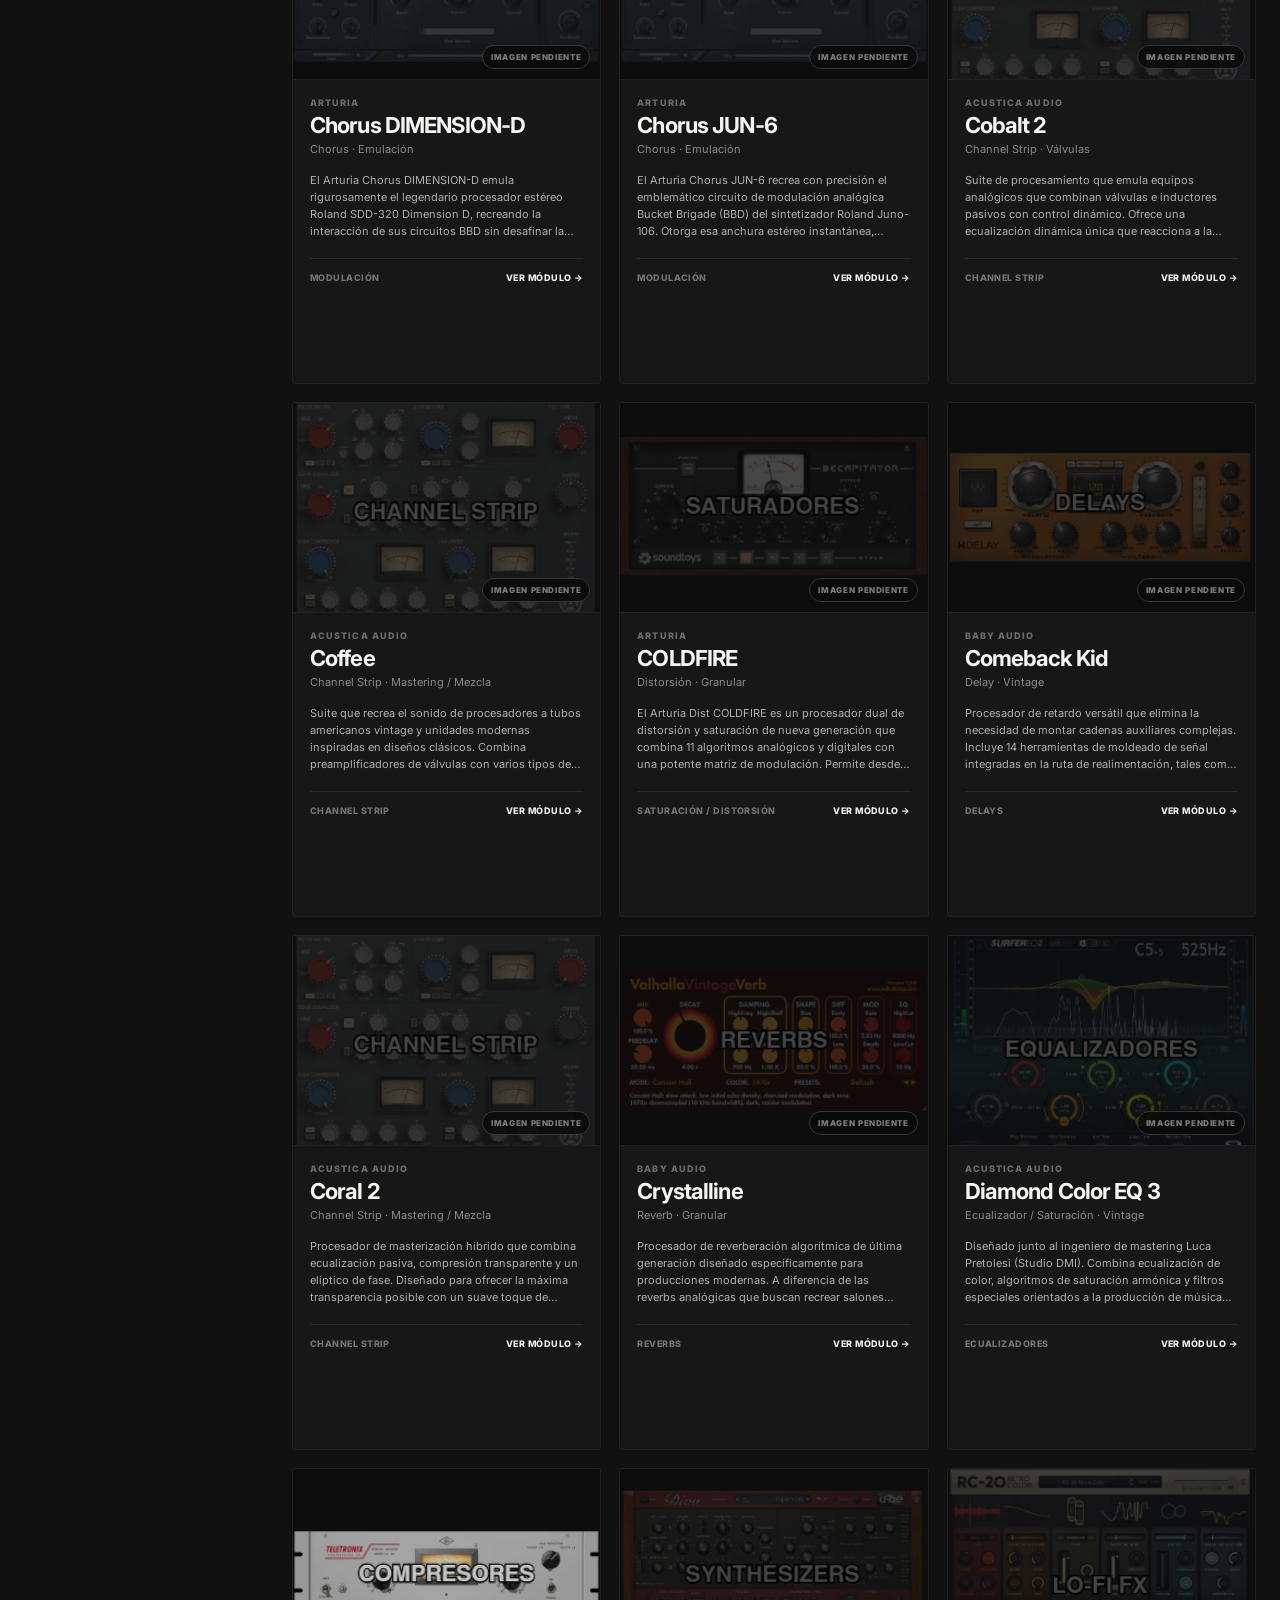
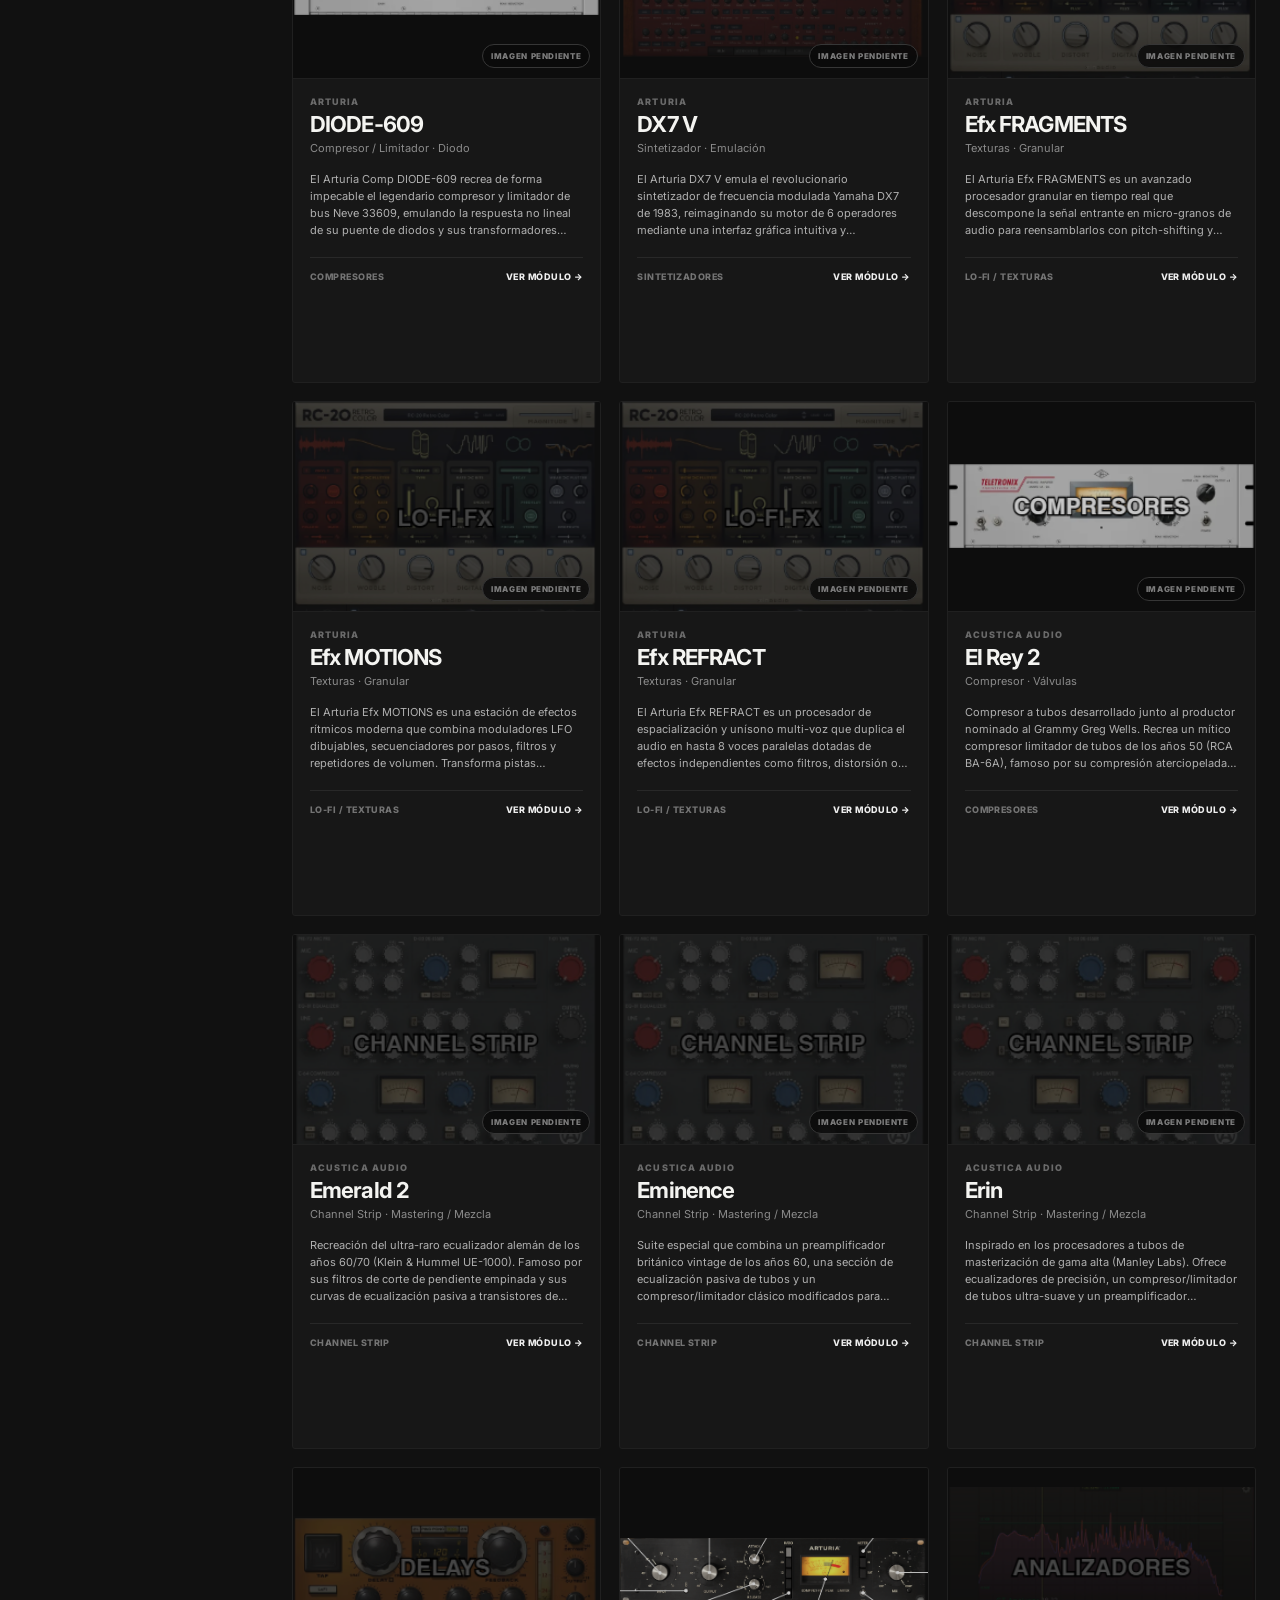
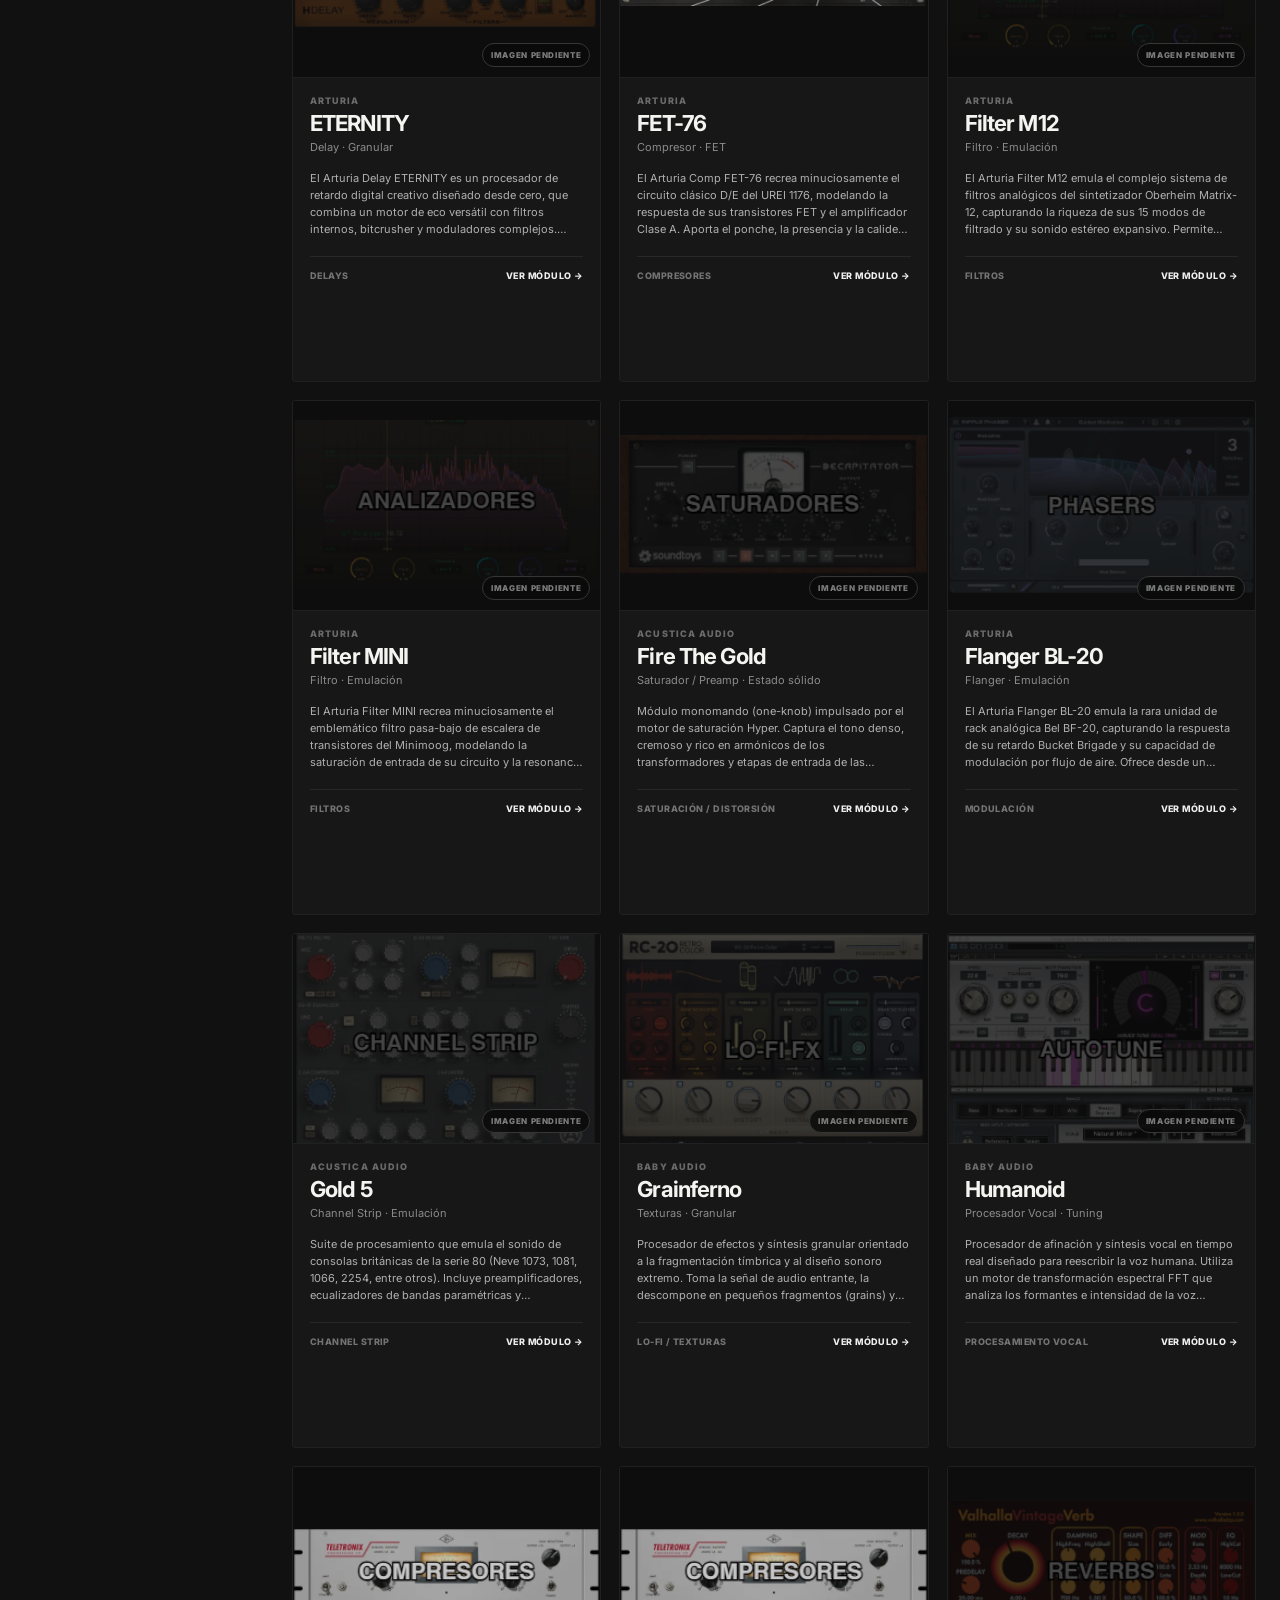
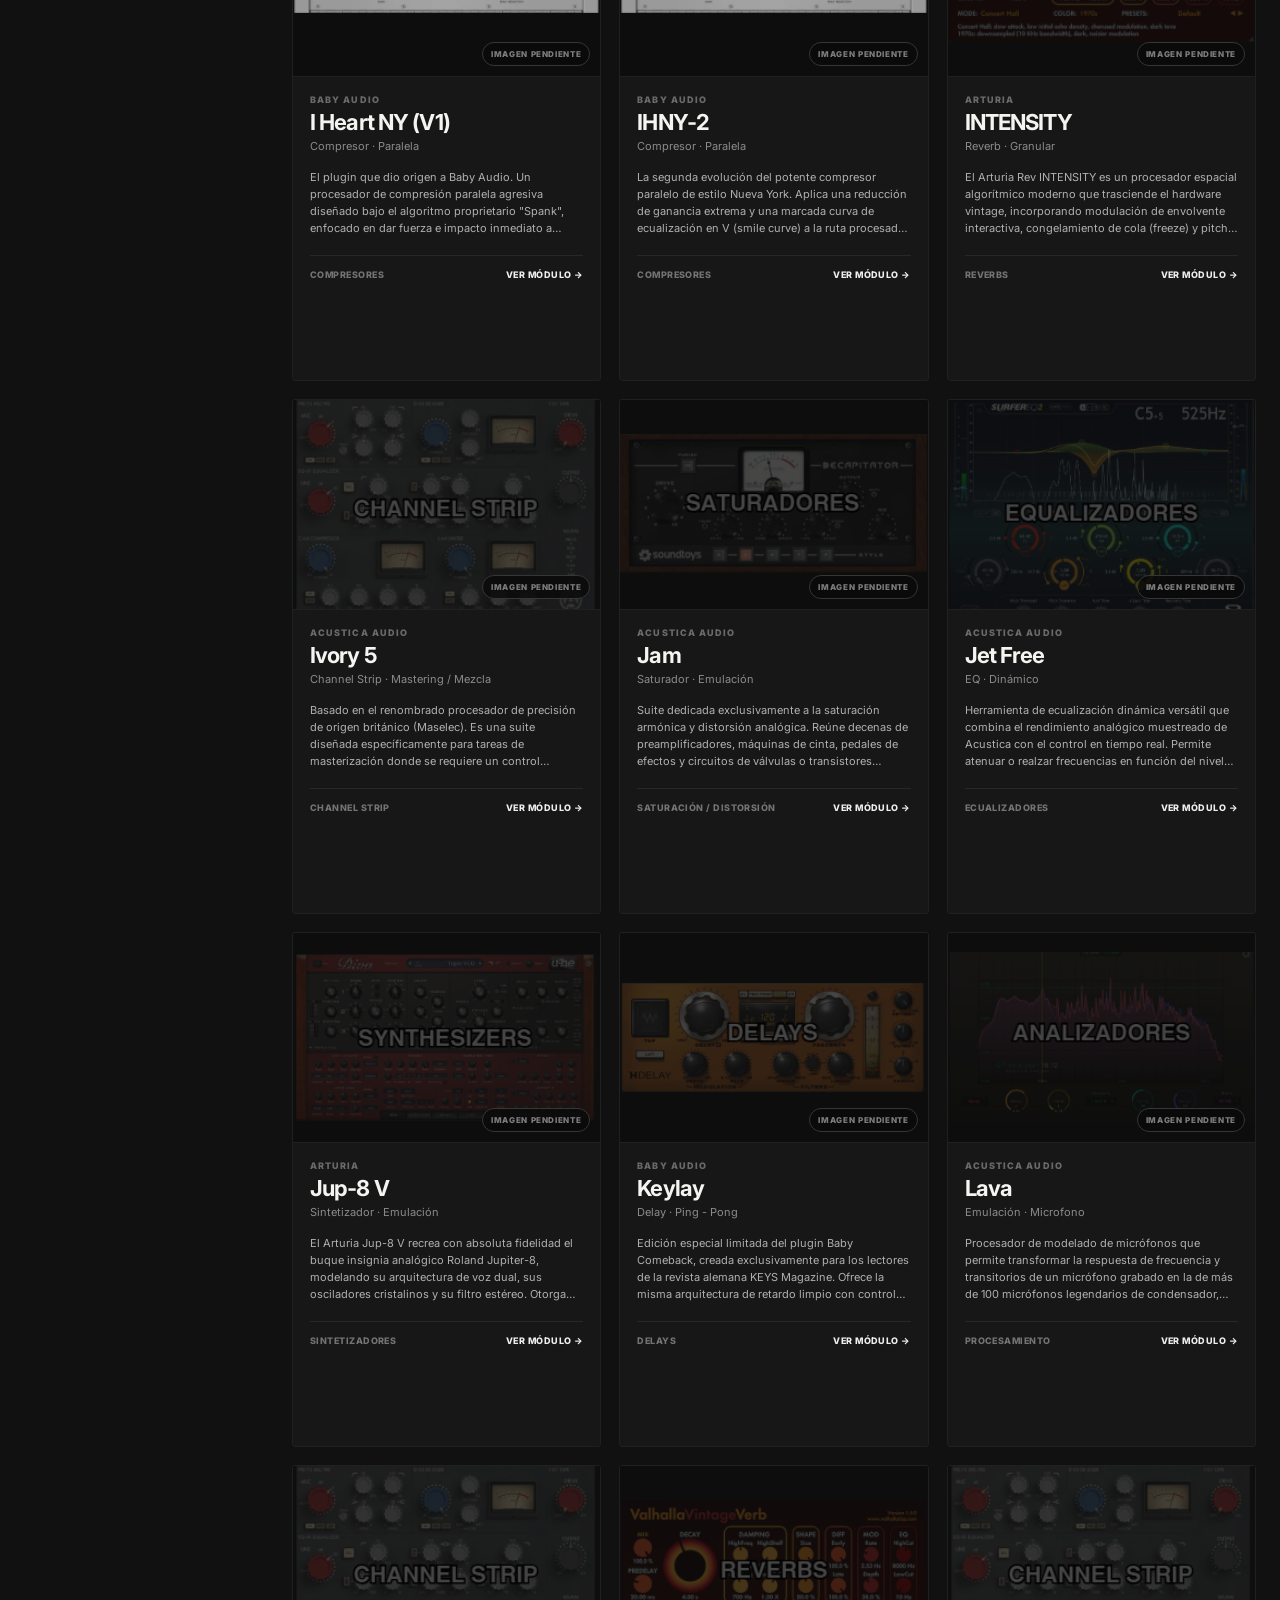
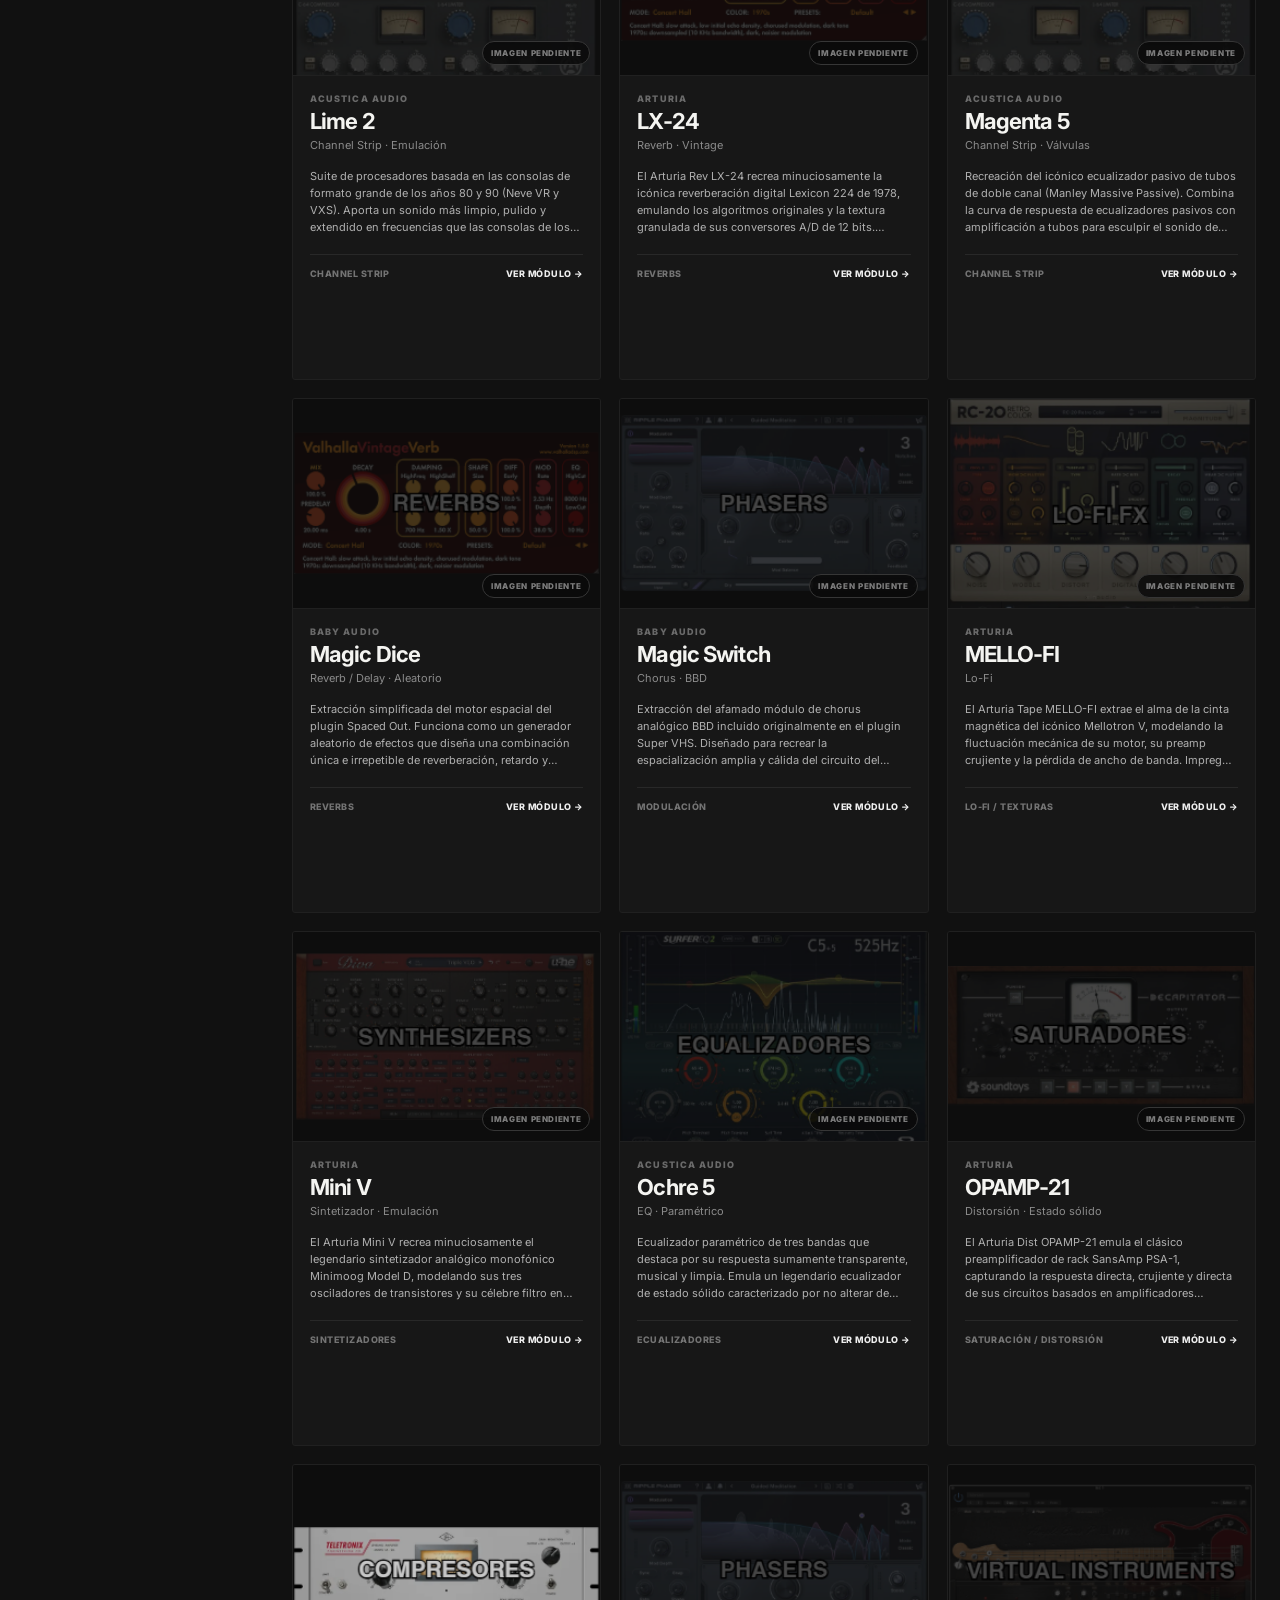
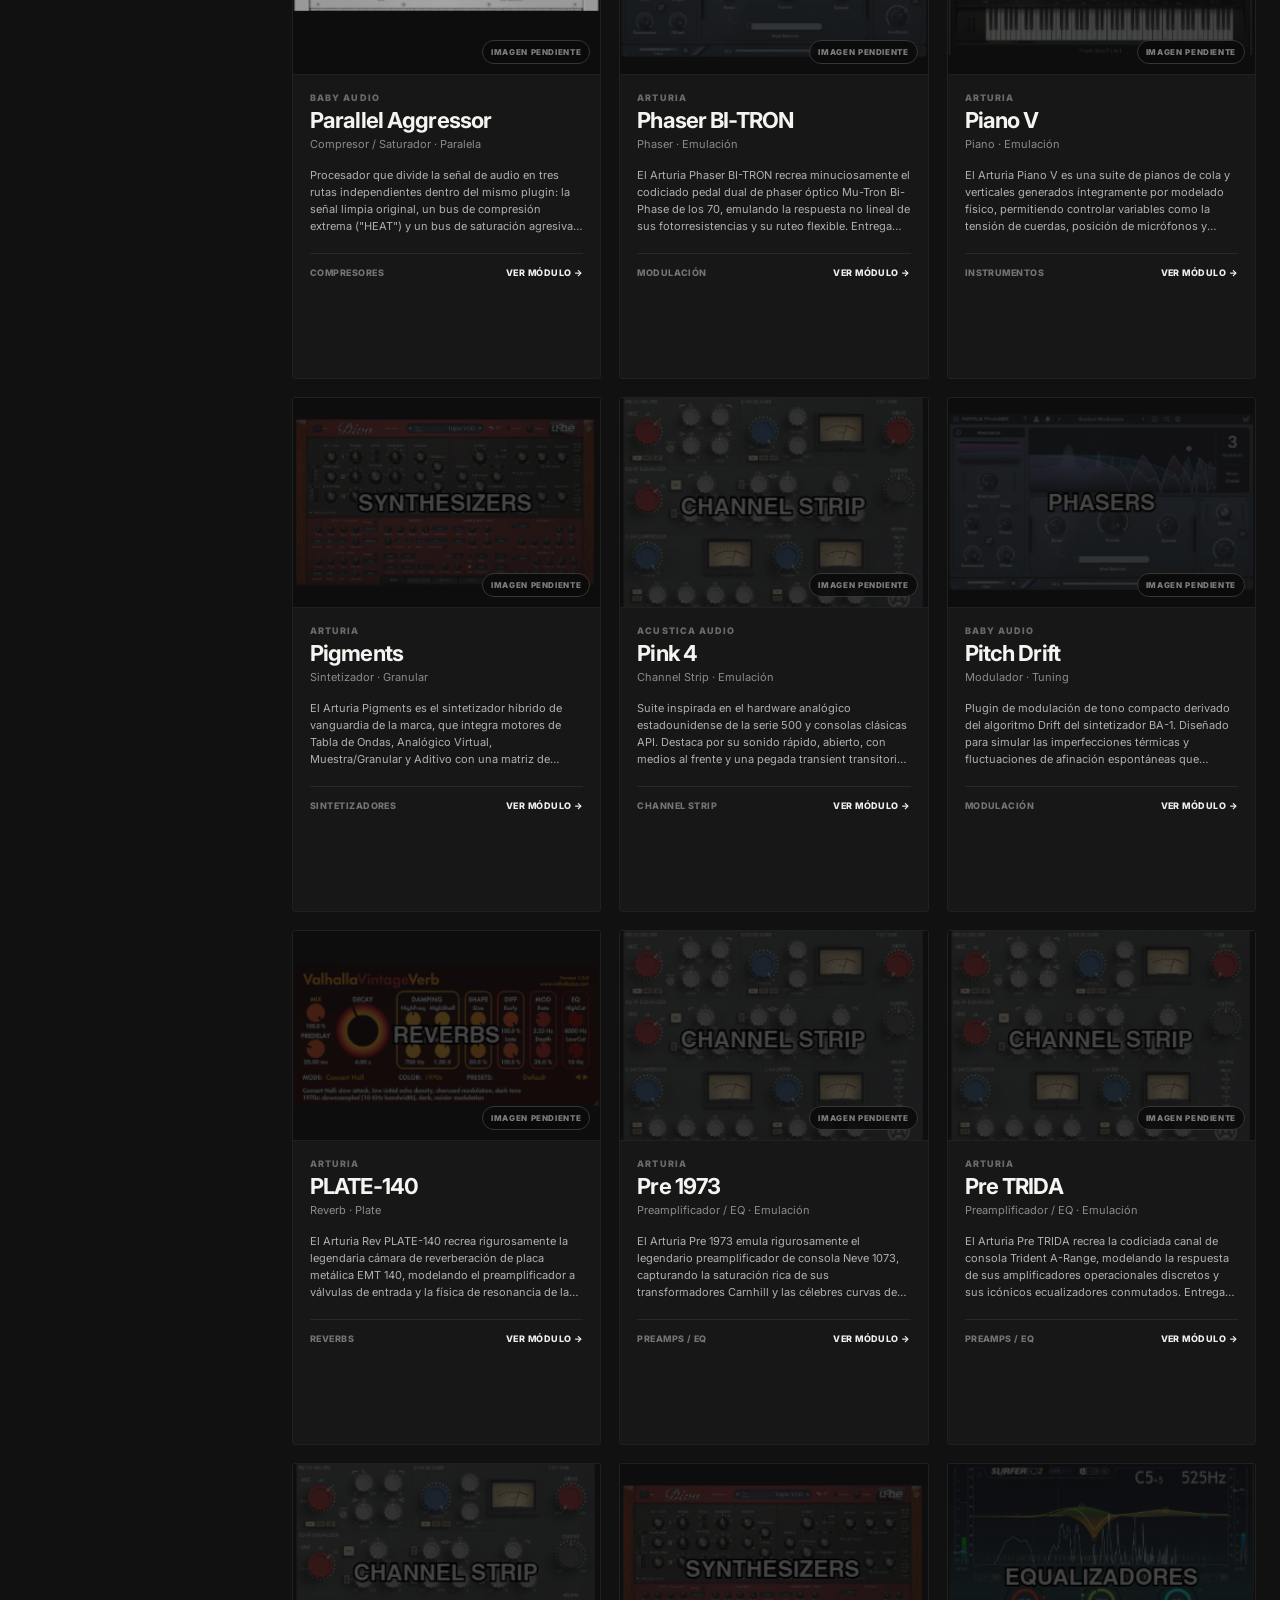
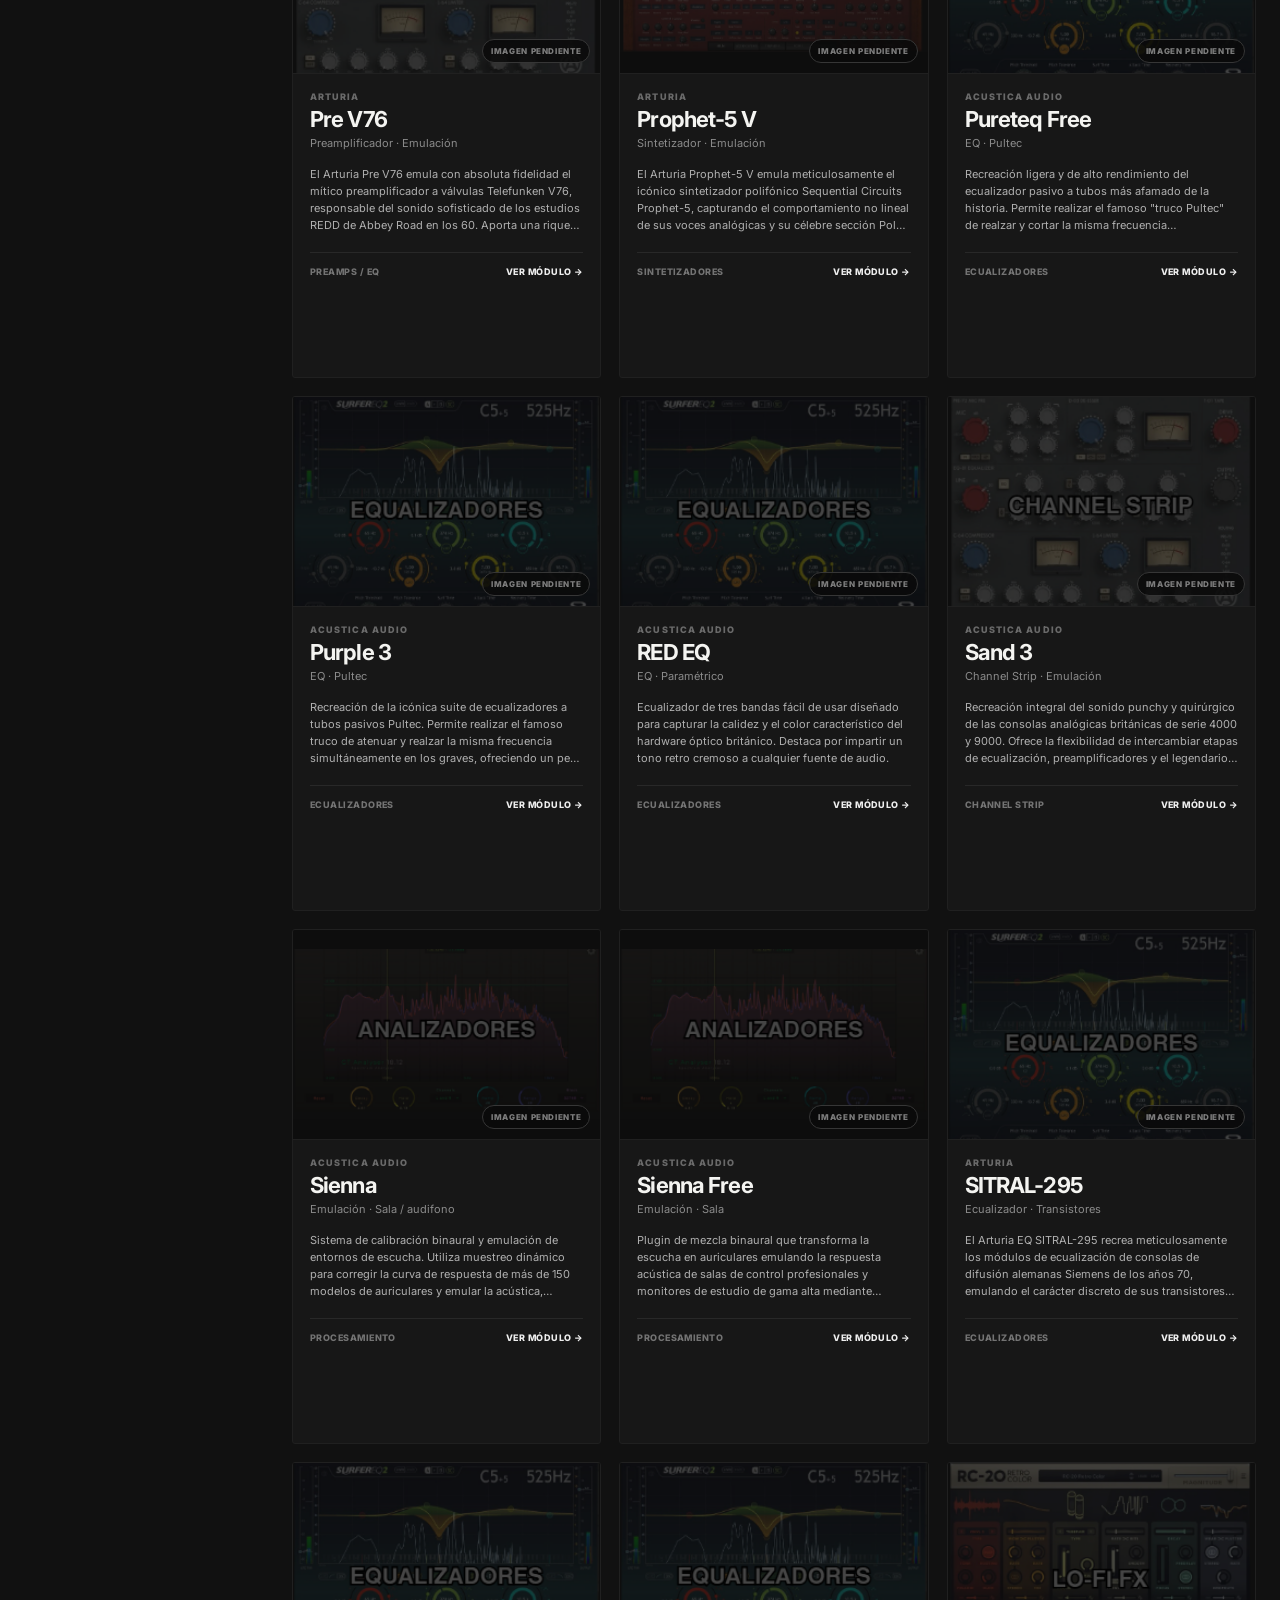
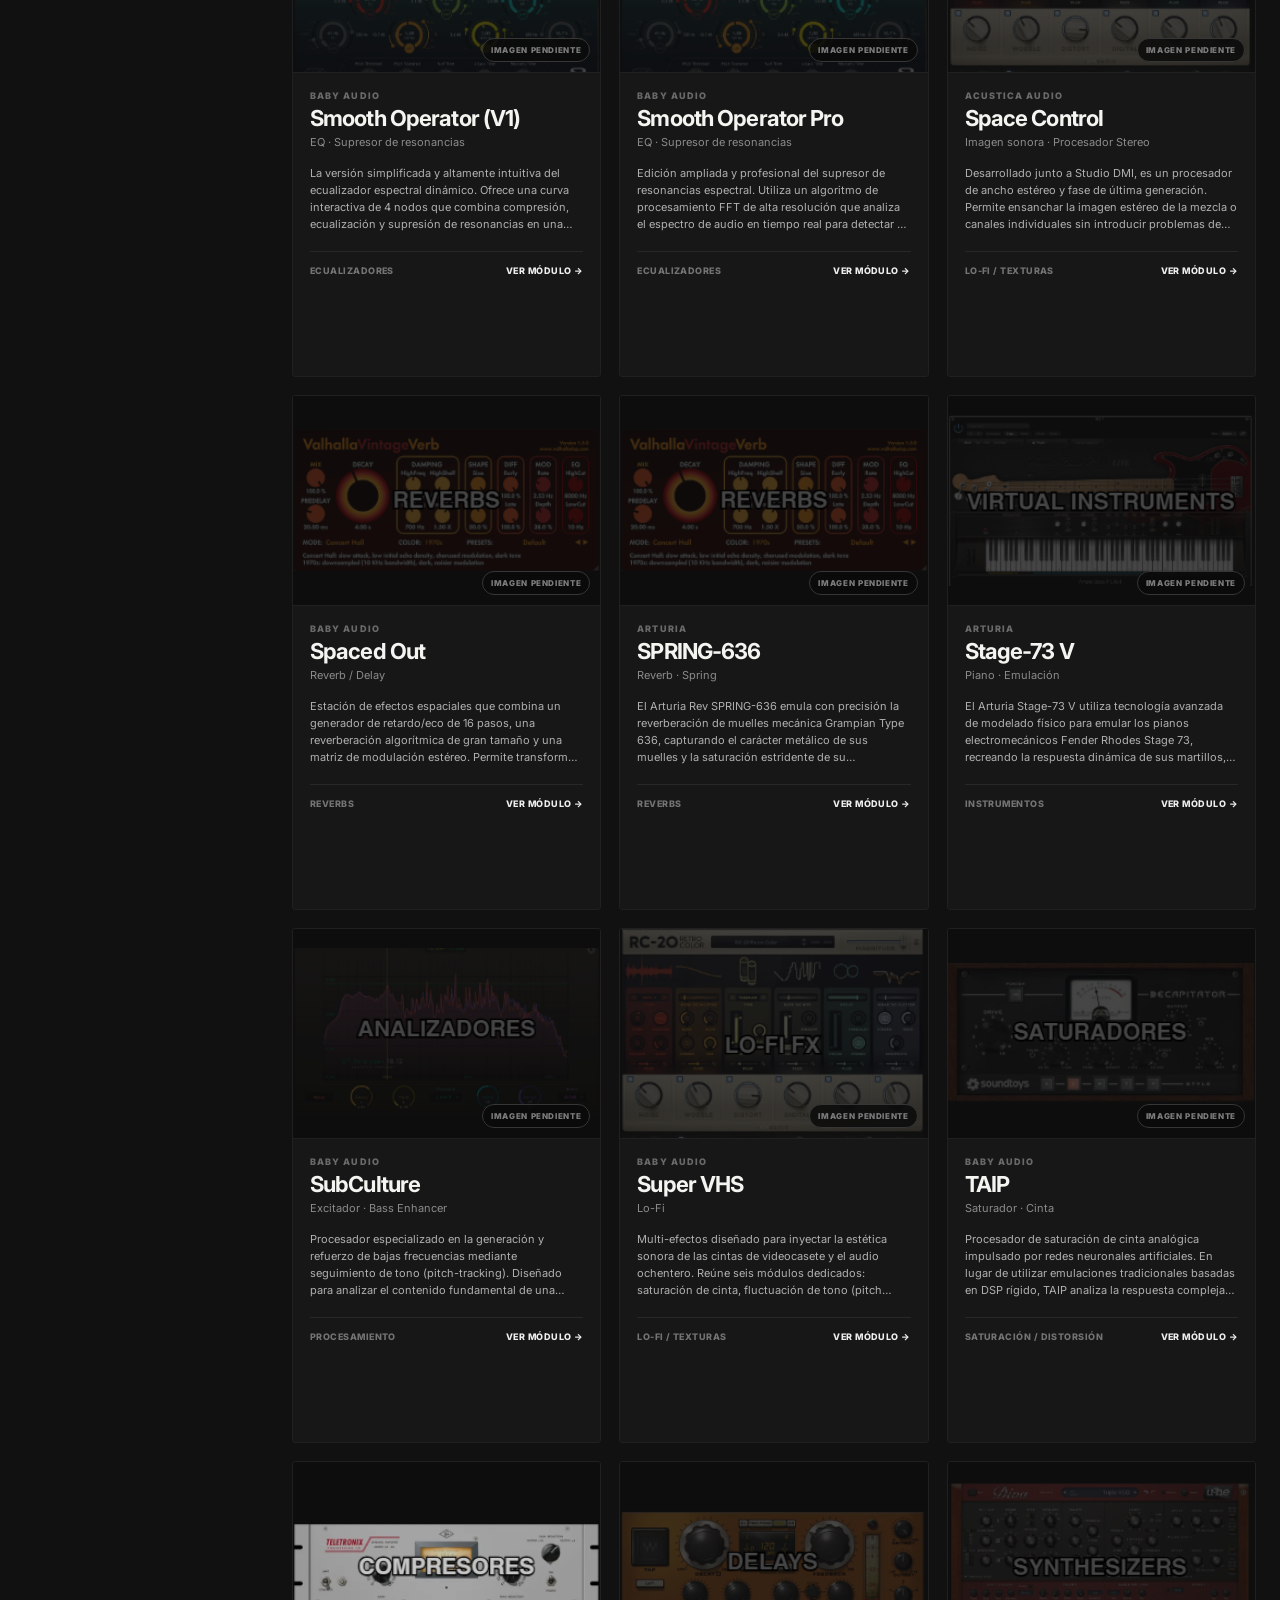
<file: plugins.html>
<!doctype html>
<html lang="es">
<head>
  <meta charset="utf-8" />
  <meta name="viewport" content="width=device-width, initial-scale=1" />
  <meta name="description" content="Catálogo público de plugins de PLUGIN MATCH." />
  <title>Catálogo · PLUGIN MATCH</title>
  <link rel="preconnect" href="https://fonts.googleapis.com">
  <link rel="preconnect" href="https://fonts.gstatic.com" crossorigin>
  <link href="https://fonts.googleapis.com/css2?family=Inter:ital,wght@0,400;0,500;0,600;0,700;0,800;0,900;1,500;1,600;1,700&family=Roboto+Condensed:wght@500;600;700&display=swap" rel="stylesheet">
  <link rel="stylesheet" href="styles.css" />
  <link rel="stylesheet" href="catalog.css" />
</head>
<body data-page="catalog">
  <header class="site-header compact-header">
    <a class="brand-pill is-active" href="index.html">PLUGINS/VST</a>
    <nav class="main-nav" aria-label="Navegación principal">
      <a class="is-current" href="plugins.html">CATÁLOGO</a>
      <a href="index.html#monthly">DESTACADOS</a>
      <a href="index.html#categories">FAMILIAS</a>
      <a href="index.html#categories">PM-GAME</a>
    </nav>
    <label class="search-shell header-search" aria-label="Buscar plugins">
      <span class="search-icon" aria-hidden="true"></span>
      <input id="catalogHeaderSearch" data-catalog-search type="search" placeholder="BUSCAR PLUGIN" autocomplete="off" />
    </label>
    <button class="avatar-button" type="button" aria-label="Cuenta" data-account-placeholder><span class="avatar-head"></span><span class="avatar-body"></span></button>
    <button class="mobile-menu-button" id="mobileMenuButton" type="button" aria-label="Abrir menú" aria-expanded="false" aria-controls="mobileNavPanel"><span></span><span></span></button>
  </header>

  <div class="mobile-nav-panel" id="mobileNavPanel" hidden>
    <button class="mobile-nav-backdrop" type="button" data-mobile-nav-dismiss aria-label="Cerrar menú"></button>
    <div class="mobile-nav-sheet">
      <div class="mobile-nav-top">
        <strong>PLUGIN MATCH</strong>
        <button id="mobileNavClose" class="mobile-nav-close" type="button" aria-label="Cerrar menú">×</button>
      </div>
      <nav aria-label="Navegación móvil">
        <a href="plugins.html">CATÁLOGO <span>→</span></a>
        <a href="index.html#monthly">DESTACADOS <span>→</span></a>
        <a href="index.html#categories">FAMILIAS <span>→</span></a>
        <a href="index.html#categories">PM-GAME <span>→</span></a>
      </nav>
      <a class="mobile-studio-link" href="studio.html">DEV STUDIO</a>
    </div>
  </div>

  <main class="catalog-page">
    <section class="catalog-intro section-shell">
      <p class="catalog-kicker">PLUGIN MATCH DATABASE</p>
      <div class="catalog-title-row">
        <h1>CATÁLOGO DE PLUGINS</h1>
        <p id="catalogSummary">Cargando catálogo…</p>
      </div>
    </section>

    <section class="catalog-workspace section-shell">
      <div class="catalog-mobile-actions">
        <button id="openMobileFilters" class="mobile-filter-button" type="button" aria-expanded="false" aria-controls="catalogSidebar">
          <span>FILTROS</span><strong id="mobileFilterCount">0</strong>
        </button>
        <div class="active-filter-chips" id="activeFilterChips" aria-live="polite"></div>
      </div>
      <aside class="catalog-sidebar" id="catalogSidebar" aria-label="Filtros del catálogo">
        <div class="catalog-sidebar-mobile-head">
          <strong>FILTROS</strong>
          <button id="closeMobileFilters" type="button" aria-label="Cerrar filtros">×</button>
        </div>
        <div class="filter-group">
          <label for="catalogSearch">BÚSQUEDA</label>
          <input id="catalogSearch" type="search" placeholder="Nombre, marca, uso…" autocomplete="off" />
        </div>
        <div class="filter-group">
          <label for="familyFilter">FAMILIA</label>
          <select id="familyFilter"><option value="">TODAS</option></select>
        </div>
        <div class="filter-group">
          <label for="typeFilter">TIPO</label>
          <select id="typeFilter"><option value="">TODOS</option></select>
        </div>
        <div class="filter-group">
          <label for="subgroupFilter">SUBGRUPO</label>
          <select id="subgroupFilter"><option value="">TODOS</option></select>
        </div>
        <div class="filter-group">
          <label for="developerFilter">DESARROLLADOR</label>
          <select id="developerFilter"><option value="">TODOS</option></select>
        </div>
        <button id="clearCatalogFilters" class="clear-filters" type="button">LIMPIAR FILTROS</button>
        <button id="applyMobileFilters" class="apply-mobile-filters" type="button">VER RESULTADOS</button>
      </aside>

      <div class="catalog-results">
        <div class="catalog-toolbar">
          <div>
            <span class="catalog-result-count" id="catalogResultCount">0</span>
            <span class="catalog-result-label">RESULTADOS</span>
          </div>
          <select id="sortCatalog" aria-label="Ordenar catálogo">
            <option value="name">A–Z</option>
            <option value="developer">DESARROLLADOR</option>
            <option value="type">TIPO</option>
          </select>
        </div>
        <div class="plugin-catalog-grid" id="pluginCatalogGrid" aria-live="polite"></div>
        <div class="catalog-empty" id="catalogEmpty" hidden>
          <strong>SIN RESULTADOS</strong>
          <p>Prueba con otro término o limpia los filtros.</p>
        </div>
      </div>
    </section>
  </main>

  <a class="dev-studio-launch" href="studio.html">DEV STUDIO</a>
  <div class="toast" id="toast" role="status" aria-live="polite"></div>

  <script src="module-defaults.js"></script>
  <script src="catalogo-inicial.js"></script>
  <script src="excel-importer.js"></script>
  <script src="studio-storage.js"></script>
  <script src="public-catalog.js"></script>
  <script src="ui.js"></script>
  <script src="catalog.js"></script>
</body>
</html>
</file>
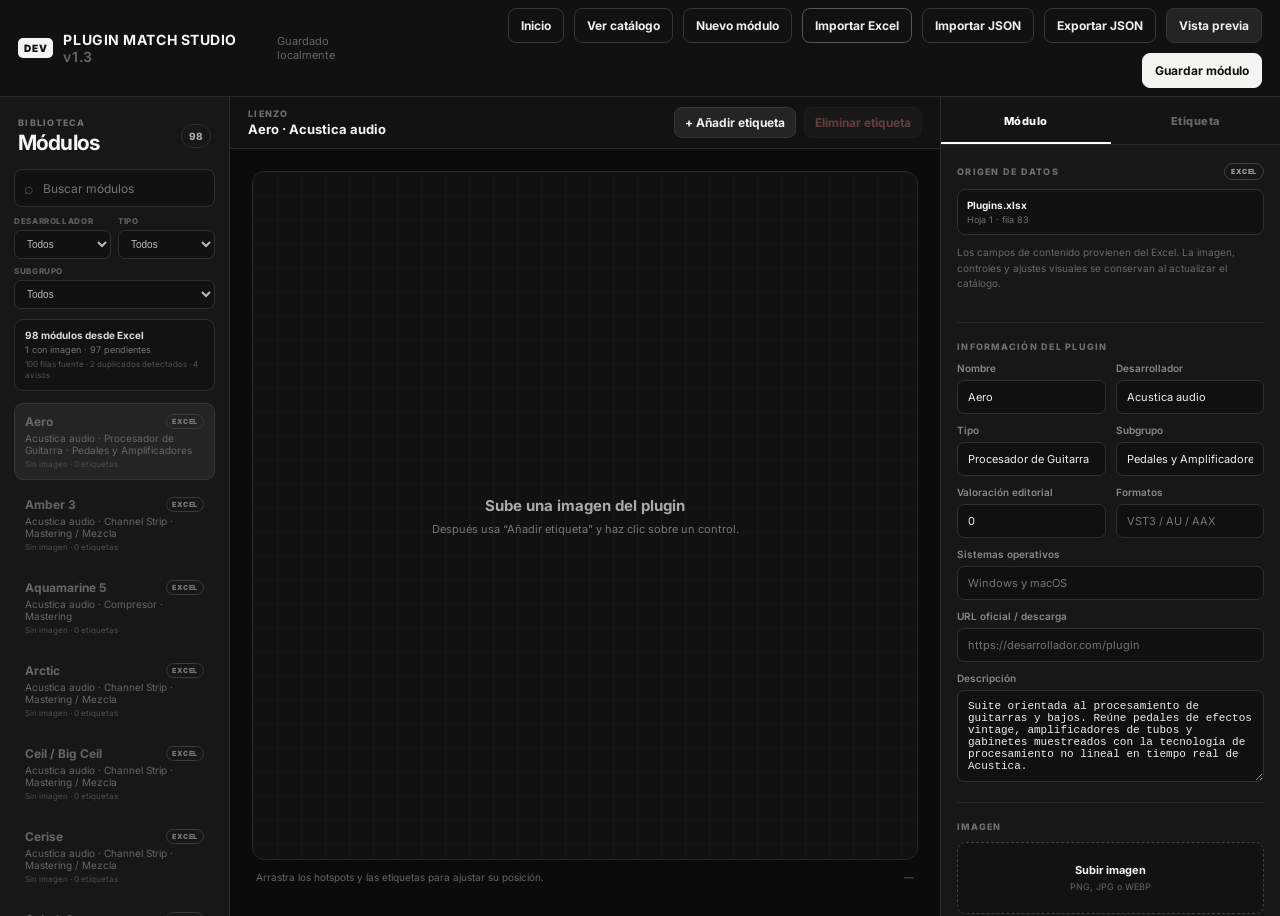
<file: studio.html>
<!doctype html>
<html lang="es">
<head>
  <meta charset="utf-8" />
  <meta name="viewport" content="width=device-width, initial-scale=1" />
  <meta name="robots" content="noindex,nofollow" />
  <title>Studio · PLUGIN MATCH</title>
  <link rel="preconnect" href="https://fonts.googleapis.com">
  <link rel="preconnect" href="https://fonts.gstatic.com" crossorigin>
  <link href="https://fonts.googleapis.com/css2?family=Inter:wght@400;500;600;700;800&family=Roboto+Condensed:wght@600;700&display=swap" rel="stylesheet">
  <link rel="stylesheet" href="styles.css" />
  <link rel="stylesheet" href="studio.css" />
</head>
<body class="studio-body" data-page="studio">
  <header class="studio-topbar">
    <div class="studio-brand">
      <span class="studio-badge">DEV</span>
      <strong>PLUGIN MATCH STUDIO <span class="studio-version">v1.3</span></strong>
      <span class="studio-unsaved" id="saveState">Guardado localmente</span>
    </div>
    <div class="studio-top-actions">
      <a class="studio-button ghost" href="index.html">Inicio</a>
      <a class="studio-button ghost" href="plugins.html">Ver catálogo</a>
      <button class="studio-button ghost" id="newModuleBtn" type="button">Nuevo módulo</button>
      <button class="studio-button ghost excel-action" id="excelImportBtn" type="button">Importar Excel</button>
      <button class="studio-button ghost" id="importBtn" type="button">Importar JSON</button>
      <button class="studio-button ghost" id="exportBtn" type="button">Exportar JSON</button>
      <button class="studio-button" id="previewBtn" type="button">Vista previa</button>
      <button class="studio-button primary" id="saveBtn" type="button">Guardar módulo</button>
      <input id="importFile" type="file" accept="application/json,.json" hidden />
      <input id="excelFile" type="file" accept=".xlsx,.xls,.csv,application/vnd.openxmlformats-officedocument.spreadsheetml.sheet,application/vnd.ms-excel,text/csv" hidden />
    </div>
  </header>

  <main class="studio-layout">
    <aside class="studio-panel studio-library-panel">
      <div class="studio-panel-heading">
        <div>
          <span class="eyebrow">BIBLIOTECA</span>
          <h1>Módulos</h1>
        </div>
        <span class="library-count" id="libraryCount">0</span>
      </div>
      <label class="studio-search">
        <span>⌕</span>
        <input id="moduleSearch" type="search" placeholder="Buscar módulos" />
      </label>
      <div class="library-filter-grid">
        <label><span>Desarrollador</span><select id="developerFilter"><option value="">Todos</option></select></label>
        <label><span>Tipo</span><select id="typeFilter"><option value="">Todos</option></select></label>
        <label class="filter-wide"><span>Subgrupo</span><select id="subgroupFilter"><option value="">Todos</option></select></label>
      </div>
      <div class="catalog-health" id="catalogHealth">
        <strong>Catálogo Excel v1.2</strong>
        <span>Preparando datos…</span>
      </div>
      <div class="module-library" id="moduleLibrary"></div>
      <p class="studio-helper">El contenido se guarda localmente en este prototipo. Reimportar Excel actualiza la información del módulo sin borrar la imagen, los hotspots ni las etiquetas ya creadas.</p>
    </aside>

    <section class="studio-workspace">
      <div class="workspace-toolbar">
        <div>
          <span class="eyebrow">LIENZO</span>
          <strong id="canvasTitle">Módulo sin título</strong>
        </div>
        <div class="workspace-toolbar-actions">
          <button class="studio-button compact" id="addLabelBtn" type="button">+ Añadir etiqueta</button>
          <button class="studio-button compact danger" id="deleteLabelBtn" type="button" disabled>Eliminar etiqueta</button>
        </div>
      </div>

      <div class="studio-canvas-shell">
        <div class="studio-canvas" id="studioCanvas">
          <div class="studio-empty-image" id="emptyImageState">
            <strong>Sube una imagen del plugin</strong>
            <span>Después usa “Añadir etiqueta” y haz clic sobre un control.</span>
          </div>
          <img class="studio-main-image" id="studioMainImage" alt="Vista previa del módulo" hidden />
          <svg class="studio-lines" id="studioLines" aria-hidden="true"></svg>
          <div class="studio-label-layer" id="studioLabelLayer"></div>
        </div>
        <div class="canvas-statusbar">
          <span id="canvasInstruction">Selecciona un módulo o sube una imagen.</span>
          <span id="canvasCoordinates">—</span>
        </div>
      </div>
    </section>

    <aside class="studio-panel studio-inspector-panel">
      <div class="studio-tabs" role="tablist">
        <button class="studio-tab active" data-tab="module" type="button">Módulo</button>
        <button class="studio-tab" data-tab="label" type="button">Etiqueta</button>
      </div>

      <div class="studio-tab-panel active" data-panel="module">
        <section class="inspector-section source-section" id="sourceInfoSection" hidden>
          <div class="source-heading-row">
            <span class="eyebrow">ORIGEN DE DATOS</span>
            <span class="source-badge">EXCEL</span>
          </div>
          <div class="source-info-card">
            <strong id="sourceFileName">Plugins.xlsx</strong>
            <span id="sourceLocation">—</span>
          </div>
          <p class="studio-helper">Los campos de contenido provienen del Excel. La imagen, controles y ajustes visuales se conservan al actualizar el catálogo.</p>
        </section>

        <section class="inspector-section">
          <span class="eyebrow">INFORMACIÓN DEL PLUGIN</span>
          <div class="studio-field-grid two">
            <label class="studio-field"><span>Nombre</span><input id="pluginName" type="text" placeholder="FET-76" /></label>
            <label class="studio-field"><span>Desarrollador</span><input id="pluginDeveloper" type="text" placeholder="Arturia" /></label>
          </div>
          <div class="studio-field-grid two">
            <label class="studio-field"><span>Tipo</span><input id="pluginCategory" type="text" placeholder="Compresor" /></label>
            <label class="studio-field"><span>Subgrupo</span><input id="pluginSubtype" type="text" placeholder="FET" /></label>
          </div>
          <div class="studio-field-grid two">
            <label class="studio-field"><span>Valoración editorial</span><input id="pluginRating" type="number" min="0" max="5" step="0.1" /></label>
            <label class="studio-field"><span>Formatos</span><input id="pluginFormats" type="text" placeholder="VST3 / AU / AAX" /></label>
          </div>
          <label class="studio-field"><span>Sistemas operativos</span><input id="pluginOS" type="text" placeholder="Windows y macOS" /></label>
          <label class="studio-field"><span>URL oficial / descarga</span><input id="pluginDownload" type="url" placeholder="https://desarrollador.com/plugin" /></label>
          <label class="studio-field"><span>Descripción</span><textarea id="pluginDescription" rows="6" placeholder="Descripción general del módulo..."></textarea></label>
        </section>

        <section class="inspector-section">
          <span class="eyebrow">IMAGEN</span>
          <label class="upload-dropzone" for="pluginImageInput">
            <strong>Subir imagen</strong>
            <span>PNG, JPG o WEBP</span>
            <input id="pluginImageInput" type="file" accept="image/png,image/jpeg,image/webp" hidden />
          </label>
          <label class="studio-range"><span>Zoom <output id="zoomValue">100%</output></span><input id="imageZoom" type="range" min="50" max="220" value="100" /></label>
          <label class="studio-range"><span>Horizontal <output id="offsetXValue">0px</output></span><input id="imageOffsetX" type="range" min="-350" max="350" value="0" /></label>
          <label class="studio-range"><span>Vertical <output id="offsetYValue">0px</output></span><input id="imageOffsetY" type="range" min="-240" max="240" value="0" /></label>
          <button class="studio-button wide ghost" id="resetImageBtn" type="button">Restablecer encuadre</button>
        </section>

        <section class="inspector-section">
          <span class="eyebrow">TARJETAS DE INFORMACIÓN</span>
          <label class="studio-field"><span>Ideal para — uno por línea</span><textarea id="idealForInput" rows="6" placeholder="Voces | Mantiene la voz al frente\nBaterías | Control rápido de transitorios"></textarea></label>
          <label class="studio-field"><span>Cualidades — una por línea</span><textarea id="qualitiesInput" rows="6" placeholder="Ataque rápido | Controla transitorios\nMezcla paralela | Combina señal seca y procesada"></textarea></label>
        </section>
      </div>

      <div class="studio-tab-panel" data-panel="label">
        <div class="label-empty-inspector" id="labelEmptyInspector">
          <strong>No hay una etiqueta seleccionada</strong>
          <p>Elige una etiqueta en el lienzo o crea una nueva.</p>
        </div>
        <section class="inspector-section" id="labelInspector" hidden>
          <span class="eyebrow">ETIQUETA DE CONTROL</span>
          <label class="studio-field"><span>Título</span><input id="labelTitle" type="text" placeholder="Attack" /></label>
          <label class="studio-field"><span>Descripción</span><textarea id="labelDescription" rows="7" placeholder="Explica qué hace este control y cuándo conviene usarlo..."></textarea></label>
          <div class="position-readout">
            <div><span>Hotspot</span><strong id="hotspotPosition">—</strong></div>
            <div><span>Etiqueta</span><strong id="calloutPosition">—</strong></div>
          </div>
          <p class="studio-helper">Arrastra el punto hasta el control exacto. Arrastra la tarjeta desde cualquier parte de ella. La línea se actualiza en tiempo real.</p>
        </section>
      </div>
    </aside>
  </main>

  <div class="excel-modal" id="excelImportModal" hidden>
    <div class="excel-modal-backdrop" data-close-excel></div>
    <section class="excel-dialog" role="dialog" aria-modal="true" aria-labelledby="excelDialogTitle">
      <header class="excel-dialog-header">
        <div>
          <span class="eyebrow">PIPELINE DE CONTENIDO</span>
          <h2 id="excelDialogTitle">Importar catálogo Excel</h2>
          <p id="excelSourceLabel">Revisa los cambios antes de integrarlos a Studio.</p>
        </div>
        <button class="excel-close" type="button" aria-label="Cerrar" data-close-excel>×</button>
      </header>

      <div class="excel-summary-grid" id="excelSummaryGrid"></div>

      <div class="excel-import-note">
        <strong>Importación segura</strong>
        <p>Si un módulo ya existe, Studio actualiza nombre, desarrollador, tipo, subgrupo, descripción, “Ideal para” y “Cualidades”. Conserva la imagen, el encuadre, los hotspots, las etiquetas y los campos manuales.</p>
      </div>

      <div class="excel-issues-wrap">
        <div class="excel-section-title">
          <strong>Revisión de datos</strong>
          <span id="excelIssueCount"></span>
        </div>
        <div class="excel-issues" id="excelIssues"></div>
      </div>

      <footer class="excel-dialog-actions">
        <button class="studio-button ghost" id="loadBundledCatalogBtn" type="button">Revisar catálogo incluido</button>
        <div class="excel-dialog-actions-right">
          <button class="studio-button ghost" type="button" data-close-excel>Cancelar</button>
          <button class="studio-button primary" id="confirmExcelImportBtn" type="button">Importar catálogo</button>
        </div>
      </footer>
    </section>
  </div>

  <div class="studio-toast" id="studioToast" role="status" aria-live="polite"></div>

  <script src="module-defaults.js"></script>
  <script src="catalogo-inicial.js"></script>
  <script src="excel-importer.js"></script>
  <script src="studio-storage.js"></script>
  <script src="studio.js"></script>
</body>
</html>
</file>
<file: styles.css>
:root {
  --bg: #111111;
  --bg-deep: #0c0c0c;
  --surface: #1d1d1d;
  --surface-soft: #202020;
  --surface-hover: #252525;
  --text: #f4f4f1;
  --text-soft: #d8d8d5;
  --muted: #5e5e5e;
  --muted-2: #8b8b8b;
  --line: #f2f2ef;
  --content: 1440px;
  --header-h: 112px;
  --ease: cubic-bezier(.2,.7,.2,1);
}

* { box-sizing: border-box; }
html { scroll-behavior: smooth; }
body {
  margin: 0;
  min-height: 100vh;
  background: var(--bg);
  color: var(--text);
  font-family: Inter, Arial, Helvetica, sans-serif;
  text-rendering: optimizeLegibility;
  -webkit-font-smoothing: antialiased;
}
button, input { font: inherit; }
a { color: inherit; text-decoration: none; }
button { color: inherit; }
img { max-width: 100%; }
::selection { background: #f4f4f1; color: #111; }

.sr-only {
  position: absolute !important;
  width: 1px !important;
  height: 1px !important;
  padding: 0 !important;
  margin: -1px !important;
  overflow: hidden !important;
  clip: rect(0,0,0,0) !important;
  white-space: nowrap !important;
  border: 0 !important;
}

/* ---------- GLOBAL HEADER ---------- */
.site-header {
  min-height: var(--header-h);
  display: grid;
  grid-template-columns: auto minmax(560px, 1fr) minmax(235px, 300px) 74px;
  align-items: center;
  gap: 20px;
  padding: 20px clamp(7px, 1.8vw, 28px) 18px;
  position: relative;
  z-index: 50;
  background: var(--bg);
}
.compact-header {
  min-height: 96px;
  border-bottom: 1px solid #171717;
}
.brand-pill,
.main-nav a {
  min-height: 39px;
  display: inline-flex;
  align-items: center;
  justify-content: center;
  border-radius: 999px;
  background: #171717;
  padding: 0 25px;
  font-weight: 800;
  font-size: 18px;
  line-height: 1;
  color: #3a3a3a;
  white-space: nowrap;
  transition: background .18s ease, color .18s ease, transform .18s ease;
}
.brand-pill {
  color: var(--text);
  padding-inline: 24px;
}
.brand-pill:hover,
.main-nav a:hover {
  background: #1b1b1b;
  color: #8a8a8a;
}
.brand-pill:active,
.main-nav a:active { transform: translateY(1px); }

.main-nav {
  display: grid;
  grid-template-columns: repeat(4, minmax(128px, 1fr));
  max-width: 760px;
  gap: 10px;
}

.search-shell {
  height: 48px;
  border: 1px solid #3f3f3f;
  border-radius: 999px;
  display: flex;
  align-items: center;
  gap: 12px;
  padding: 0 17px;
  color: #4d4d4d;
  transition: border-color .18s ease, background .18s ease;
}
.search-shell:focus-within {
  border-color: #777;
  background: #141414;
}
.search-icon {
  width: 18px;
  height: 18px;
  border: 2px solid currentColor;
  border-radius: 50%;
  display: inline-block;
  position: relative;
  flex: 0 0 auto;
}
.search-icon::after {
  content: "";
  width: 8px;
  height: 2px;
  background: currentColor;
  position: absolute;
  right: -6px;
  bottom: -3px;
  transform: rotate(-45deg);
  transform-origin: center;
}
.search-shell input {
  width: 100%;
  min-width: 0;
  border: 0;
  outline: none;
  background: transparent;
  color: var(--text);
  font-family: "Roboto Condensed", Inter, sans-serif;
  font-weight: 600;
  font-size: 13px;
  letter-spacing: -.02em;
}
.search-shell input::placeholder { color: #4b4b4b; opacity: 1; }

.avatar-button {
  width: 68px;
  height: 68px;
  border-radius: 50%;
  border: 2px solid #3d3d3d;
  background: transparent;
  position: relative;
  overflow: hidden;
  cursor: pointer;
  display: block;
  transition: border-color .18s ease, transform .18s ease;
}
.avatar-button:hover { border-color: #666; transform: scale(1.025); }
.avatar-head {
  width: 31px;
  height: 31px;
  border-radius: 50%;
  background: #505050;
  position: absolute;
  left: 50%; top: 10px;
  transform: translateX(-50%);
}
.avatar-body {
  width: 55px;
  height: 31px;
  border-radius: 52% 52% 0 0;
  background: #505050;
  position: absolute;
  left: 50%; bottom: -3px;
  transform: translateX(-50%);
}

/* ---------- HOME / HERO ---------- */
.hero {
  min-height: calc(100vh - var(--header-h));
  height: min(798px, calc(100vh - var(--header-h)));
  display: grid;
  grid-template-rows: 1fr auto;
  align-items: end;
  overflow: hidden;
  border-bottom: 1px solid #3c3c3c;
  background: var(--bg);
}
.hero-wordmark {
  width: 100%;
  position: relative;
  align-self: center;
  padding-top: 20px;
  transform: translateY(2px);
}
.hero-line {
  font-family: Arial Black, Inter, Arial, Helvetica, sans-serif;
  font-weight: 900;
  letter-spacing: -.095em;
  line-height: .79;
  font-size: clamp(132px, 23.2vw, 360px);
  white-space: nowrap;
  color: #f5f5f3;
}
.hero-line-top {
  transform: translateX(-4.2vw);
  margin-bottom: 0;
}
.hero-line-bottom {
  transform: translateX(-3.4vw);
  margin-top: 0;
}
.heart-cutout {
  position: absolute;
  left: clamp(42px, 6.7vw, 116px);
  top: clamp(92px, 11.5vw, 185px);
  z-index: 5;
  color: var(--bg);
  font-family: Arial, sans-serif;
  font-size: clamp(56px, 6.2vw, 98px);
  line-height: 1;
  pointer-events: none;
}
.signal-line {
  position: relative;
  z-index: 8;
  height: clamp(12px, 1.15vw, 18px);
  margin: clamp(-9px, -.6vw, -4px) 0 clamp(-4px, -.25vw, -1px);
  background:
    linear-gradient(180deg,
      transparent 0 29%,
      rgba(255,255,255,.48) 30% 35%,
      transparent 36% 42%,
      rgba(255,255,255,.98) 43% 55%,
      transparent 56% 62%,
      rgba(255,255,255,.50) 63% 68%,
      transparent 69% 100%),
    repeating-linear-gradient(90deg,
      rgba(255,255,255,.15) 0 2px,
      transparent 2px 8px,
      rgba(255,255,255,.4) 8px 10px,
      transparent 10px 19px);
  filter: contrast(1.2);
  box-shadow:
    0 -1px 0 rgba(255,255,255,.16),
    0 1px 0 rgba(255,255,255,.18);
}
.hero-tagline {
  width: 100%;
  margin: 0;
  padding: 8px 0 8px;
  border-top: 1px solid #252525;
  font-weight: 700;
  font-style: italic;
  font-size: clamp(11px, 1.12vw, 18px);
  line-height: 1.15;
  letter-spacing: -.03em;
  white-space: nowrap;
  overflow: hidden;
}

/* ---------- COMMON SECTIONS ---------- */
.section-shell { width: min(var(--content), 100%); margin: 0 auto; }
.section-title {
  margin: 0;
  text-align: center;
  font-family: Arial Black, Inter, sans-serif;
  font-size: clamp(32px, 4.2vw, 58px);
  line-height: 1;
  font-weight: 900;
  letter-spacing: .05em;
}

/* ---------- FEATURED / MONTH ---------- */
.monthly-section {
  padding: 56px 0 92px;
  background: #0f0f0f;
}
.featured-stage {
  margin-top: 38px;
  background: #1d1d1d;
  min-height: 510px;
  position: relative;
  display: grid;
  place-items: center;
  padding: 35px 100px 28px;
  overflow: hidden;
}
.featured-card {
  width: min(1110px, 100%);
  display: grid;
  justify-items: center;
  gap: 18px;
  cursor: pointer;
  outline: none;
  transition: opacity .18s ease, transform .18s var(--ease);
}
.featured-card:focus-visible { outline: 2px solid #fff; outline-offset: 10px; }
.featured-card.is-changing { opacity: .25; transform: scale(.985); }
.featured-image-shell {
  width: 100%;
  min-height: 360px;
  display: grid;
  place-items: center;
}
.featured-card img {
  width: 100%;
  max-height: 365px;
  object-fit: contain;
  display: block;
  transition: transform .28s var(--ease), filter .28s ease;
}
.featured-card:hover img { transform: scale(1.006); filter: brightness(1.04); }
.featured-card h3 {
  margin: 1px 0 0;
  font-size: clamp(24px, 2.2vw, 34px);
  font-weight: 400;
  letter-spacing: -.04em;
}
.featured-meta {
  margin: -10px 0 0;
  color: #777;
  font-size: 12px;
  opacity: 0;
  height: 0;
  overflow: hidden;
}
.round-arrow {
  position: absolute;
  z-index: 4;
  top: 50%;
  transform: translateY(-50%);
  width: 74px;
  height: 74px;
  border: 0;
  border-radius: 50%;
  background: #d8d8d8;
  color: #222;
  font-family: Arial, sans-serif;
  font-size: 56px;
  font-weight: 200;
  line-height: .92;
  cursor: pointer;
  transition: background .16s ease, transform .16s ease;
}
.round-arrow:hover { background: #fff; transform: translateY(-50%) scale(1.035); }
.round-arrow:active { transform: translateY(-50%) scale(.97); }
.round-arrow.left { left: 8px; }
.round-arrow.right { right: 8px; }

/* ---------- FILTERS / CATEGORY MASONRY ---------- */
.category-section {
  padding: 46px 26px 86px;
  background: var(--bg);
}
.filter-tabs {
  display: grid;
  grid-template-columns: 184px repeat(5, minmax(120px, 1fr));
  align-items: end;
  border-bottom: 11px solid #f3f3f0;
  margin: 0 42px 50px;
}
.filter-tab {
  min-height: 47px;
  border: 0;
  background: transparent;
  color: #383838;
  font-family: Arial, Helvetica, sans-serif;
  font-weight: 900;
  font-size: 18px;
  cursor: pointer;
  text-transform: uppercase;
  transition: color .16s ease, background .16s ease;
}
.filter-tab:hover { color: #777; }
.filter-tab.active {
  color: #101010;
  background: #f4f4f1;
  clip-path: polygon(0 0, 68% 0, 100% 80%, 100% 100%, 0 100%);
  text-align: left;
  padding-left: 44px;
}
.categories-grid {
  width: 100%;
  display: grid;
  grid-template-columns: repeat(4, minmax(0, 1fr));
  gap: 34px;
  align-items: start;
}
.category-column {
  display: grid;
  gap: 18px;
  align-content: start;
}
.category-card {
  width: 100%;
  border: 0;
  padding: 0;
  overflow: hidden;
  position: relative;
  background: #171717;
  cursor: pointer;
  text-align: left;
  isolation: isolate;
}
.category-card::after {
  content: "";
  position: absolute;
  inset: 0;
  border: 1px solid transparent;
  pointer-events: none;
  transition: border-color .18s ease;
}
.category-card img {
  width: 100%;
  height: auto;
  display: block;
  filter: brightness(.60) contrast(.96);
  transform: scale(1.001);
  transition: transform .28s var(--ease), filter .28s ease;
}
.category-card:hover img,
.category-card:focus-visible img { transform: scale(1.025); filter: brightness(.92) contrast(1.02); }
.category-card:hover::after,
.category-card:focus-visible::after { border-color: rgba(255,255,255,.12); }
.category-card:focus-visible { outline: 2px solid #fff; outline-offset: 3px; }
.empty-state { text-align: center; color: #777; padding: 50px 20px; }

/* ---------- COMPRESSOR BROWSER ---------- */
.browser-layout {
  width: min(1260px, 100%);
  margin: 0 auto;
  display: grid;
  grid-template-columns: 295px 1fr;
  gap: 66px;
  padding: 52px 8px 80px;
  min-height: calc(100vh - 96px);
}
.browser-sidebar {
  position: sticky;
  top: 26px;
  align-self: start;
}
.browser-sidebar h1 {
  margin: 0 0 8px;
  font-size: 29px;
  font-weight: 400;
  letter-spacing: -.04em;
}
.subtype-list { display: grid; justify-items: start; }
.subtype-button {
  background: none;
  border: 0;
  padding: 3px 0;
  color: #606060;
  font-weight: 500;
  font-style: italic;
  font-size: 18px;
  line-height: 1.22;
  cursor: pointer;
  text-align: left;
  transition: color .15s ease, transform .15s ease;
}
.subtype-button:hover { color: #aaa; transform: translateX(2px); }
.subtype-button.active { color: #fff; font-weight: 700; }
.rating-panel { margin-top: 57px; }
.rating-panel h2 {
  margin: 0 0 8px;
  font-size: 18px;
  font-weight: 800;
  letter-spacing: -.03em;
}
.rating-panel h2 span { color: #ffc83e; font-size: 25px; vertical-align: -1px; }
.rating-panel ol {
  margin: 0;
  padding: 0;
  list-style: none;
  color: #565656;
  font-size: 11px;
  font-style: italic;
  line-height: 1.85;
}
.plugin-list-shell { padding-top: 4px; }
.plugin-list { display: grid; gap: 26px; }
.plugin-list-item {
  width: 100%;
  display: grid;
  grid-template-columns: 330px minmax(0, 1fr);
  gap: 14px;
  align-items: center;
  border: 0;
  padding: 0;
  background: transparent;
  color: #565656;
  cursor: pointer;
  text-align: left;
  transition: color .18s ease, transform .18s var(--ease);
}
.plugin-list-item img {
  width: 100%;
  height: 106px;
  object-fit: contain;
  object-position: left center;
  display: block;
  filter: brightness(.48) saturate(.78);
  transition: filter .22s ease, transform .22s var(--ease);
}
.plugin-list-item .plugin-list-name {
  font-size: 22px;
  font-weight: 400;
  letter-spacing: -.04em;
}
.plugin-list-item:hover { color: #bcbcbc; transform: translateX(3px); }
.plugin-list-item:hover img { filter: brightness(.76) saturate(.9); }
.plugin-list-item.featured { color: #fff; }
.plugin-list-item.featured img { filter: brightness(1) saturate(1); }
.plugin-list-item.featured:hover img { transform: scale(1.015); }
.plugin-list-item:focus-visible { outline: 2px solid #fff; outline-offset: 7px; }

/* ---------- PLUGIN DETAIL / ANNOTATED DIAGRAM ---------- */
.plugin-hero-detail {
  padding: 33px 20px 52px;
  min-height: 645px;
  border-bottom: 1px solid #1a1a1a;
  background: #111;
  overflow: hidden;
}
.plugin-detail-heading { text-align: center; }
.plugin-detail-heading h1 {
  margin: 6px 0 1px;
  font-size: clamp(27px, 2.7vw, 39px);
  font-weight: 400;
  letter-spacing: -.045em;
}
.download-button {
  background: none;
  border: 0;
  color: #646464;
  font-size: 16px;
  line-height: 1.1;
  cursor: pointer;
  padding: 0;
  transition: color .16s ease;
}
.download-button:hover { color: #fff; }
.plugin-detail-heading p {
  margin: 2px 0 0;
  color: #565656;
  font-size: 11px;
}
.diagram-stage {
  width: min(1200px, 96vw);
  height: 500px;
  margin: 26px auto 0;
  position: relative;
}
.plugin-image-frame {
  width: 58.4%;
  position: absolute;
  left: 50%;
  top: 50%;
  transform: translate(-50%, -13%);
  z-index: 3;
}
.plugin-image-frame > img { width: 100%; display: block; }
.hotspot {
  position: absolute;
  left: var(--x);
  top: var(--y);
  transform: translate(-50%,-50%);
  width: 12px;
  height: 12px;
  border-radius: 50%;
  border: 2px solid white;
  background: #111;
  box-shadow: 0 0 0 2px rgba(0,0,0,.24);
  cursor: pointer;
  z-index: 8;
  transition: transform .16s ease, background .16s ease, box-shadow .16s ease;
}
.hotspot:hover,
.hotspot.active {
  transform: translate(-50%,-50%) scale(1.45);
  background: #fff;
  box-shadow: 0 0 0 4px rgba(255,255,255,.12);
}
.annotation-lines {
  position: absolute;
  inset: 0;
  width: 100%;
  height: 100%;
  z-index: 2;
  pointer-events: none;
}
.annotation-lines path {
  fill: none;
  stroke: #eee;
  stroke-width: 1.5;
  vector-effect: non-scaling-stroke;
}
.diagram-callout {
  position: absolute;
  z-index: 5;
  padding: 0;
  border: 0;
  background: transparent;
  color: #f0f0ef;
  font-size: 14px;
  line-height: 1.45;
  font-weight: 600;
  font-style: italic;
  text-align: center;
  cursor: pointer;
  transition: color .16s ease, transform .16s ease;
}
.diagram-callout:hover,
.diagram-callout.is-active { color: #fff; text-shadow: 0 0 12px rgba(255,255,255,.18); }
.diagram-callout:focus-visible { outline: 1px solid #fff; outline-offset: 5px; }
.callout-input { left: 2%; top: 22%; width: 255px; }
.callout-output { left: 28%; top: 20%; width: 210px; }
.callout-attack { left: 47%; top: 17%; width: 220px; }
.callout-meter { right: 0%; top: 9%; width: 322px; text-align: left; }
.callout-mix { right: 1.5%; top: 49%; width: 220px; text-align: left; }
.callout-bypass { right: 13.5%; bottom: 7%; width: 145px; }
.callout-ratio { left: 32%; bottom: 2%; width: 180px; }
.callout-release { left: 4%; bottom: -1%; width: 245px; }
.callout-link { left: 0%; top: 57%; width: 205px; }
.hotspot-tooltip {
  position: absolute;
  width: min(310px, 75vw);
  padding: 14px 15px;
  border: 1px solid #373737;
  border-radius: 12px;
  background: rgba(18,18,18,.985);
  box-shadow: 0 18px 60px rgba(0,0,0,.52);
  z-index: 20;
}
.hotspot-tooltip strong { font-size: 14px; }
.hotspot-tooltip p { color: #bdbdbd; line-height: 1.45; font-size: 12px; margin: 7px 0 0; }
.diagram-hint {
  color: #555;
  text-align: center;
  margin: -4px 0 0;
  font-size: 11px;
  opacity: .8;
}

/* ---------- PLUGIN DETAIL / CARDS ---------- */
.detail-grid {
  display: grid;
  grid-template-columns: .82fr 1fr 1fr;
  gap: 56px;
  padding: 66px 26px 92px;
  background: #111;
}
.detail-grid h2 {
  margin: 0 0 26px;
  font-weight: 400;
  font-size: 29px;
  letter-spacing: -.05em;
  text-align: center;
}
.info-card {
  background: #1d1d1d;
  border-radius: 18px;
  padding: 24px;
  border: 1px solid rgba(255,255,255,.015);
  transition: transform .2s var(--ease), background .2s ease;
}
.feature-card:hover { transform: translateY(-2px); background: #202020; }
.description-card {
  min-height: 190px;
  padding: 19px 26px;
  line-height: 1.43;
  font-size: 13px;
  font-weight: 600;
  text-align: justify;
}
.description-card p:first-child { margin-top: 0; }
.description-card p:last-child { margin-bottom: 0; }
.rating-title { margin-top: 106px !important; }
.rating-badge {
  width: max-content;
  margin: 0 auto;
  padding: 7px 15px;
  background: #1d1d1d;
  border-radius: 999px;
  color: #c1c1c1;
  display: flex;
  align-items: center;
  gap: 8px;
  font-size: 18px;
}
.rating-badge strong { font-size: 21px; }
.rating-badge span { font-size: 25px; letter-spacing: 2px; }
.stacked-cards { display: grid; gap: 26px; }
.feature-card {
  min-height: 168px;
  position: relative;
  padding: 18px 24px 20px;
}
.feature-card .icon-box {
  display: grid;
  place-items: center;
  width: 48px;
  height: 48px;
  border-radius: 9px;
  background: #111;
  font-size: 24px;
  margin-bottom: 10px;
}
.feature-card h3 {
  margin: 0 0 7px;
  font-size: 22px;
  font-weight: 800;
  letter-spacing: -.04em;
}
.feature-card p {
  margin: 0;
  color: #e8e8e8;
  font-size: 12.5px;
  line-height: 1.68;
  font-weight: 600;
}

/* ---------- FEEDBACK ---------- */
.toast {
  position: fixed;
  left: 50%;
  bottom: 24px;
  transform: translate(-50%, 18px);
  opacity: 0;
  pointer-events: none;
  z-index: 100;
  background: #f3f3f0;
  color: #111;
  padding: 12px 18px;
  border-radius: 999px;
  font-size: 13px;
  font-weight: 700;
  box-shadow: 0 12px 40px rgba(0,0,0,.32);
  transition: opacity .2s ease, transform .2s ease;
}
.toast.show { opacity: 1; transform: translate(-50%, 0); }

/* ---------- RESPONSIVE ---------- */
@media (max-width: 1250px) {
  .site-header { grid-template-columns: auto minmax(470px, 1fr) minmax(215px, 265px) 62px; gap: 14px; }
  .main-nav { grid-template-columns: repeat(4, minmax(100px, 1fr)); }
  .main-nav a, .brand-pill { font-size: 16px; padding-inline: 19px; }
  .avatar-button { width: 60px; height: 60px; }
  .categories-grid { gap: 24px; }
  .browser-layout { width: min(1180px, 100%); padding-inline: 20px; }
  .detail-grid { gap: 34px; }
  .diagram-stage { transform: scale(.94); transform-origin: top center; margin-bottom: -28px; }
}

@media (max-width: 1050px) {
  .site-header { grid-template-columns: auto 1fr 60px; }
  .main-nav { display: none; }
  .search-shell { justify-self: end; width: min(330px, 100%); }
  .hero-line { font-size: clamp(120px, 25vw, 265px); }
  .heart-cutout { left: 6.8vw; top: 12vw; }
  .filter-tabs { grid-template-columns: repeat(3, 1fr); gap: 5px; border-bottom-width: 6px; }
  .filter-tab.active { clip-path: none; text-align: center; padding-left: 0; }
  .categories-grid { grid-template-columns: repeat(2, 1fr); }
  .browser-layout { grid-template-columns: 230px 1fr; gap: 34px; }
  .plugin-list-item { grid-template-columns: 275px 1fr; }
  .detail-grid { grid-template-columns: 1fr 1fr; }
  .description-column { grid-column: 1 / -1; }
  .description-card { max-width: 720px; margin: 0 auto; }
  .rating-title { margin-top: 50px !important; }
  .diagram-callout, .annotation-lines { display: none; }
  .diagram-stage { height: auto; width: min(900px, 92vw); transform: none; margin: 74px auto 0; }
  .plugin-image-frame { width: 100%; position: relative; left: auto; top: auto; transform: none; }
  .diagram-hint { margin-top: 18px; }
}

@media (max-width: 720px) {
  :root { --header-h: 126px; }
  .site-header {
    min-height: 126px;
    grid-template-columns: 1fr auto;
    gap: 12px;
    padding: 14px 16px;
  }
  .compact-header { min-height: 126px; }
  .brand-pill { justify-self: start; font-size: 14px; min-height: 36px; padding: 0 16px; }
  .search-shell { grid-column: 1 / -1; grid-row: 2; width: 100%; height: 42px; }
  .avatar-button { grid-column: 2; grid-row: 1; width: 46px; height: 46px; }
  .avatar-head { width: 20px; height: 20px; top: 7px; }
  .avatar-body { width: 36px; height: 20px; }

  .hero {
    min-height: 580px;
    height: auto;
  }
  .hero-wordmark { padding-top: 40px; }
  .hero-line { font-size: clamp(80px, 30vw, 180px); line-height: .84; }
  .hero-line-top { transform: translateX(-3vw); }
  .hero-line-bottom { transform: translateX(-2vw); }
  .heart-cutout { left: 7vw; top: 18vw; font-size: 8vw; }
  .signal-line { height: 9px; margin: 0; }
  .hero-tagline { white-space: normal; padding: 10px 12px; line-height: 1.35; font-size: 11px; }

  .monthly-section { padding: 42px 0 60px; }
  .section-title { font-size: 34px; }
  .featured-stage { min-height: 340px; margin-top: 28px; padding: 28px 54px 22px; }
  .featured-image-shell { min-height: 220px; }
  .round-arrow { width: 44px; height: 44px; font-size: 36px; }
  .featured-card h3 { font-size: 18px; text-align: center; }

  .category-section { padding: 34px 16px 60px; }
  .filter-tabs { margin: 0 0 28px; grid-template-columns: repeat(2, 1fr); }
  .filter-tab { font-size: 14px; min-height: 40px; }
  .categories-grid { grid-template-columns: 1fr; gap: 0; }
  .category-column { gap: 14px; margin-bottom: 14px; }

  .browser-layout { grid-template-columns: 1fr; padding: 26px 16px 64px; }
  .browser-sidebar { position: static; }
  .browser-sidebar h1 { font-size: 28px; }
  .subtype-list { display: flex; gap: 9px; overflow-x: auto; padding-bottom: 8px; scrollbar-width: thin; }
  .subtype-button { white-space: nowrap; font-size: 14px; border: 1px solid #292929; border-radius: 999px; padding: 7px 10px; }
  .subtype-button.active { background: #f4f4f1; color: #111; border-color: #f4f4f1; }
  .rating-panel { display: none; }
  .plugin-list-item { grid-template-columns: 1fr; gap: 6px; }
  .plugin-list-item img { height: auto; max-height: 150px; }
  .plugin-list-item .plugin-list-name { font-size: 18px; }

  .plugin-hero-detail { padding: 28px 14px 44px; min-height: auto; }
  .plugin-detail-heading h1 { font-size: 28px; }
  .diagram-stage { width: 100%; margin-top: 64px; }
  .hotspot { width: 14px; height: 14px; border-width: 2px; }
  .detail-grid { grid-template-columns: 1fr; gap: 34px; padding: 46px 16px 70px; }
  .description-column { grid-column: auto; }
  .detail-grid h2 { font-size: 24px; }
  .rating-title { margin-top: 38px !important; }
  .feature-card { min-height: auto; }
}

@media (prefers-reduced-motion: reduce) {
  *, *::before, *::after {
    scroll-behavior: auto !important;
    transition-duration: .01ms !important;
    animation-duration: .01ms !important;
    animation-iteration-count: 1 !important;
  }
}


/* ---------- DEVELOPER STUDIO ACCESS ---------- */
.dev-studio-launch {
  position: fixed;
  right: 18px;
  bottom: 18px;
  z-index: 90;
  padding: 9px 12px;
  border-radius: 999px;
  background: #f4f4f1;
  color: #111;
  font-size: 10px;
  font-weight: 900;
  letter-spacing: .06em;
  box-shadow: 0 14px 40px rgba(0,0,0,.32);
  transition: transform .16s ease, background .16s ease;
}
.dev-studio-launch:hover { transform: translateY(-2px); background: #fff; }

/* ---------- v1.2.1 DATA-DRIVEN PUBLIC CATALOG ---------- */
.home-catalog-bar { justify-content: space-between; }
.home-catalog-bar .filter-tab { cursor: default; }
.home-catalog-bar .catalog-link-tab { cursor: pointer; color: #777; margin-left: auto; }
.home-catalog-bar .catalog-link-tab:hover { color: #fff; }
.dynamic-category-card { position: relative; }
.category-count {
  position: absolute;
  right: 9px;
  bottom: 9px;
  padding: 5px 7px;
  border-radius: 999px;
  background: rgba(10,10,10,.78);
  border: 1px solid rgba(255,255,255,.12);
  color: #c7c7c7;
  font-size: 8px;
  font-weight: 800;
  letter-spacing: .06em;
  pointer-events: none;
}


/* ============================================================
   v1.3 — RESPONSIVE PUBLIC UI
   ============================================================ */

.mobile-menu-button,
.mobile-nav-panel { display: none; }

.site-header {
  border-bottom: 1px solid transparent;
}
.site-header.compact-header {
  border-bottom-color: #1f1f1f;
}
.header-search { min-width: 0; }

.featured-pagination {
  display: flex;
  justify-content: center;
  gap: 7px;
  padding-top: 16px;
}
.featured-pagination button {
  width: 24px;
  height: 4px;
  border: 0;
  border-radius: 999px;
  padding: 0;
  background: #373737;
  cursor: pointer;
  transition: width .18s ease, background .18s ease;
}
.featured-pagination button.active {
  width: 42px;
  background: #f0f0ed;
}

/* Make public family cards feel intentional even when their images are heterogeneous. */
.dynamic-category-card {
  min-height: 142px;
  border-radius: 2px;
}
.dynamic-category-card img {
  min-height: 142px;
  object-fit: cover;
}
.dynamic-category-card::before {
  content: "";
  position: absolute;
  inset: 0;
  z-index: 1;
  background: linear-gradient(180deg, rgba(0,0,0,.02), rgba(0,0,0,.18));
  pointer-events: none;
}
.category-count { z-index: 2; }

/* Mobile navigation sheet */
@media (max-width: 1050px) {
  .mobile-menu-button {
    width: 48px;
    height: 48px;
    border: 1px solid #353535;
    border-radius: 50%;
    background: transparent;
    display: none;
    align-items: center;
    justify-content: center;
    gap: 6px;
    flex-direction: column;
    padding: 0;
    cursor: pointer;
  }
  .mobile-menu-button span {
    width: 18px;
    height: 1.5px;
    background: #e8e8e5;
    display: block;
  }
}

@media (max-width: 760px) {
  :root { --header-h: 116px; }

  body.mobile-nav-open { overflow: hidden; }

  .site-header,
  .site-header.compact-header {
    min-height: var(--header-h);
    grid-template-columns: auto 1fr auto auto;
    grid-template-rows: 44px 44px;
    gap: 10px 8px;
    padding: 12px 14px;
    border-bottom: 1px solid #202020;
  }
  .brand-pill {
    grid-column: 1 / 3;
    grid-row: 1;
    justify-self: start;
    min-height: 36px;
    font-size: 13px;
    padding: 0 15px;
  }
  .avatar-button {
    grid-column: 3;
    grid-row: 1;
    width: 42px;
    height: 42px;
  }
  .avatar-head { width: 18px; height: 18px; top: 6px; }
  .avatar-body { width: 33px; height: 19px; }
  .mobile-menu-button {
    display: flex;
    grid-column: 4;
    grid-row: 1;
    width: 42px;
    height: 42px;
  }
  .header-search {
    grid-column: 1 / -1;
    grid-row: 2;
    width: 100%;
    height: 44px;
    justify-self: stretch;
    padding-inline: 15px;
    background: #141414;
  }
  .header-search input { font-size: 16px; }
  .main-nav { display: none; }

  .mobile-nav-panel {
    position: fixed;
    inset: 0;
    z-index: 200;
    display: block;
  }
  .mobile-nav-backdrop {
    position: absolute;
    inset: 0;
    border: 0;
    padding: 0;
    background: rgba(0,0,0,.68);
    backdrop-filter: blur(4px);
  }
  .mobile-nav-sheet {
    position: absolute;
    right: 0;
    top: 0;
    width: min(86vw, 360px);
    height: 100%;
    padding: 18px;
    background: #131313;
    border-left: 1px solid #303030;
    display: flex;
    flex-direction: column;
  }
  .mobile-nav-top {
    display: flex;
    align-items: center;
    justify-content: space-between;
    min-height: 48px;
    padding-bottom: 17px;
    border-bottom: 1px solid #2c2c2c;
  }
  .mobile-nav-top strong {
    font-size: 13px;
    letter-spacing: -.02em;
  }
  .mobile-nav-close {
    width: 42px;
    height: 42px;
    border-radius: 50%;
    border: 1px solid #343434;
    background: transparent;
    color: #eee;
    font-size: 28px;
    line-height: 1;
    cursor: pointer;
  }
  .mobile-nav-sheet nav {
    display: grid;
    margin-top: 26px;
  }
  .mobile-nav-sheet nav a {
    min-height: 58px;
    border-bottom: 1px solid #262626;
    display: flex;
    align-items: center;
    justify-content: space-between;
    font-size: 21px;
    font-weight: 800;
    letter-spacing: -.035em;
  }
  .mobile-nav-sheet nav a span { color: #616161; }
  .mobile-studio-link {
    margin-top: auto;
    min-height: 44px;
    display: grid;
    place-items: center;
    border: 1px solid #3b3b3b;
    border-radius: 999px;
    color: #8b8b8b;
    font-size: 10px;
    font-weight: 850;
    letter-spacing: .08em;
  }

  /* Home hero becomes an intentional vertical composition. */
  .hero {
    min-height: auto;
    height: auto;
    grid-template-rows: auto auto;
  }
  .hero-wordmark {
    min-height: 420px;
    display: grid;
    align-content: center;
    padding: 40px 0 26px;
  }
  .hero-line {
    font-size: clamp(92px, 29.5vw, 150px);
    line-height: .82;
    letter-spacing: -.09em;
  }
  .hero-line-top,
  .hero-line-bottom {
    transform: translateX(-2.2vw);
  }
  .heart-cutout {
    left: 7.3vw;
    top: 25%;
    font-size: clamp(42px, 13vw, 66px);
  }
  .signal-line {
    height: 8px;
    margin: 3px 0 5px;
  }
  .hero-tagline {
    white-space: normal;
    padding: 14px 16px 16px;
    font-size: 10px;
    line-height: 1.45;
    letter-spacing: -.015em;
  }

  .monthly-section { padding: 44px 0 58px; }
  .section-title {
    font-size: clamp(30px, 9vw, 42px);
    padding-inline: 16px;
    text-align: left;
  }
  .featured-stage {
    min-height: 330px;
    margin-top: 18px;
    padding: 26px 48px 18px;
  }
  .featured-image-shell { min-height: 190px; }
  .featured-card img { max-height: 210px; }
  .featured-card h3 {
    margin-top: 8px;
    font-size: 17px;
    line-height: 1.15;
  }
  .featured-meta {
    opacity: 1;
    height: auto;
    overflow: visible;
    margin: 6px 0 0;
    text-align: center;
    font-size: 10px;
  }
  .round-arrow {
    width: 40px;
    height: 40px;
    font-size: 33px;
  }
  .round-arrow.left { left: 4px; }
  .round-arrow.right { right: 4px; }

  .category-section { padding: 34px 14px 70px; }
  .home-catalog-bar {
    display: flex;
    align-items: stretch;
    border-bottom-width: 4px;
    margin: 0 0 22px;
  }
  .home-catalog-bar .filter-tab {
    min-height: 42px;
    padding: 0 10px;
    font-size: 11px;
    display: flex;
    align-items: center;
  }
  .home-catalog-bar .filter-tab.active {
    flex: 1 1 auto;
    justify-content: flex-start;
    text-align: left;
    clip-path: none;
  }
  .home-catalog-bar .catalog-link-tab {
    flex: 0 0 auto;
    justify-content: flex-end;
    text-align: right;
  }
  .categories-grid { gap: 12px; }
  .category-column { gap: 12px; margin-bottom: 12px; }
  .dynamic-category-card,
  .dynamic-category-card img { min-height: 116px; }
  .category-count {
    right: 7px;
    bottom: 7px;
    font-size: 7px;
  }

  .dev-studio-launch {
    right: 12px;
    bottom: 12px;
    opacity: .75;
    font-size: 8px;
    padding: 7px 9px;
  }
}

@media (max-width: 420px) {
  .hero-wordmark { min-height: 370px; }
  .hero-line { font-size: clamp(82px, 31vw, 126px); }
  .featured-stage { padding-inline: 42px; }
  .home-catalog-bar .catalog-link-tab { max-width: 42%; }
}


/* v1.3 tablet navigation bridge */
@media (min-width: 761px) and (max-width: 1050px) {
  .site-header,
  .site-header.compact-header {
    grid-template-columns: auto minmax(220px, 1fr) 58px 48px;
    gap: 12px;
  }
  .mobile-menu-button { display: flex; }
  .search-shell { width: 100%; justify-self: stretch; }
  .mobile-nav-panel {
    position: fixed;
    inset: 0;
    z-index: 200;
    display: block;
  }
  .mobile-nav-backdrop {
    position: absolute;
    inset: 0;
    border: 0;
    padding: 0;
    background: rgba(0,0,0,.68);
    backdrop-filter: blur(4px);
  }
  .mobile-nav-sheet {
    position: absolute;
    right: 0;
    top: 0;
    width: min(420px, 60vw);
    height: 100%;
    padding: 22px;
    background: #131313;
    border-left: 1px solid #303030;
    display: flex;
    flex-direction: column;
  }
  .mobile-nav-top {
    display: flex;
    align-items: center;
    justify-content: space-between;
    min-height: 50px;
    padding-bottom: 18px;
    border-bottom: 1px solid #2c2c2c;
  }
  .mobile-nav-top strong { font-size: 13px; }
  .mobile-nav-close {
    width: 42px;
    height: 42px;
    border-radius: 50%;
    border: 1px solid #343434;
    background: transparent;
    color: #eee;
    font-size: 28px;
    cursor: pointer;
  }
  .mobile-nav-sheet nav { display: grid; margin-top: 26px; }
  .mobile-nav-sheet nav a {
    min-height: 60px;
    border-bottom: 1px solid #262626;
    display: flex;
    align-items: center;
    justify-content: space-between;
    font-size: 22px;
    font-weight: 800;
  }
  .mobile-nav-sheet nav a span { color: #616161; }
  .mobile-studio-link {
    margin-top: auto;
    min-height: 44px;
    display: grid;
    place-items: center;
    border: 1px solid #3b3b3b;
    border-radius: 999px;
    color: #8b8b8b;
    font-size: 10px;
    font-weight: 850;
    letter-spacing: .08em;
  }
}


@media (min-width: 721px) and (max-width: 1050px) {
  .home-catalog-bar {
    display: flex;
    grid-template-columns: none;
    align-items: stretch;
  }
  .home-catalog-bar .filter-tab {
    display: flex;
    align-items: center;
    padding-inline: 18px;
  }
  .home-catalog-bar .filter-tab.active {
    flex: 1 1 auto;
    justify-content: flex-start;
  }
  .home-catalog-bar .catalog-link-tab {
    flex: 0 0 auto;
    justify-content: flex-end;
  }
}
</file>
<file: module.css>
.generated-hero { padding: 34px 18px 44px; border-bottom: 1px solid #1b1b1b; }
.generated-heading { margin-bottom: 24px; }
.generated-stage {
  width: min(1240px, 96vw);
  height: clamp(430px, 55vw, 670px);
  margin: 0 auto;
  position: relative;
  overflow: hidden;
  border-radius: 6px;
  background: #101010;
}
.generated-image {
  position: absolute;
  left: 50%;
  top: 50%;
  max-width: 76%;
  max-height: 62%;
  width: auto;
  height: auto;
  object-fit: contain;
  transform-origin: center;
  filter: drop-shadow(0 28px 60px rgba(0,0,0,.35));
}
.generated-lines { position: absolute; inset: 0; width: 100%; height: 100%; z-index: 2; pointer-events: none; }
.generated-lines line { stroke: #ececec; stroke-width: 1.4; vector-effect: non-scaling-stroke; opacity: .9; }
.generated-controls { position: absolute; inset: 0; z-index: 4; }
.generated-hotspot {
  position: absolute;
  width: 13px;
  height: 13px;
  border: 2px solid #fff;
  border-radius: 50%;
  background: #111;
  transform: translate(-50%,-50%);
  cursor: pointer;
  transition: .16s ease;
}
.generated-hotspot:hover, .generated-hotspot.active { background: #fff; transform: translate(-50%,-50%) scale(1.32); box-shadow: 0 0 0 5px rgba(255,255,255,.08); }
.generated-callout {
  position: absolute;
  transform: translate(-50%,-50%);
  max-width: 230px;
  border: 0;
  background: transparent;
  color: #f0f0ef;
  font-size: clamp(11px, 1vw, 14px);
  font-weight: 650;
  font-style: italic;
  line-height: 1.35;
  text-align: center;
  cursor: pointer;
  padding: 6px 8px;
  text-shadow: 0 1px 12px #000;
}
.generated-callout:hover, .generated-callout.active { color: #fff; text-decoration: underline; text-underline-offset: 3px; }
.generated-control-reader {
  width: min(760px, 92vw);
  min-height: 118px;
  margin: 20px auto 0;
  padding: 16px 18px;
  border: 1px solid #292929;
  border-radius: 14px;
  background: #171717;
}
.generated-control-reader > span { color: #696969; font-size: 9px; font-weight: 800; letter-spacing: .14em; }
.generated-control-reader h2 { margin: 5px 0 7px; font-size: 20px; }
.generated-control-reader p { margin: 0; color: #bcbcbc; line-height: 1.55; font-size: 12px; }
.generated-detail-grid .description-card { white-space: pre-line; }
.generated-empty-card { color: #666; font-size: 12px; padding: 20px 0; }
.module-error { min-height: calc(100vh - 100px); display: grid; place-content: center; text-align: center; gap: 8px; }
.module-error h1 { margin: 0; }
.module-error p { color: #777; }
.module-error a { display: inline-block; margin: 10px auto 0; border: 1px solid #444; border-radius: 999px; padding: 10px 14px; font-size: 12px; }
.dev-studio-launch {
  position: fixed;
  right: 18px;
  bottom: 18px;
  z-index: 90;
  padding: 9px 12px;
  border-radius: 999px;
  background: #f4f4f1;
  color: #111;
  font-size: 10px;
  font-weight: 900;
  letter-spacing: .06em;
  box-shadow: 0 14px 40px rgba(0,0,0,.32);
}
@media (max-width: 900px) {
  .generated-stage { height: 500px; }
  .generated-image { max-width: 88%; max-height: 50%; }
  .generated-callout { max-width: 150px; font-size: 10px; }
}

/* v1.2.1 public module additions */
.module-breadcrumb { width: min(1240px, 96vw); margin: 0 auto 18px; }
.module-breadcrumb a { color: #6f6f6f; font-size: 10px; font-weight: 800; letter-spacing: .08em; }
.module-breadcrumb a:hover { color: #fff; }
.module-image-pending {
  position: absolute;
  z-index: 7;
  left: 50%;
  bottom: 24px;
  transform: translateX(-50%);
  padding: 7px 10px;
  border-radius: 999px;
  border: 1px solid #343434;
  background: rgba(10,10,10,.88);
  color: #777;
  font-size: 9px;
  font-weight: 850;
  letter-spacing: .08em;
  white-space: nowrap;
}
.generated-stage.uses-fallback-image .generated-image { max-width: 64%; max-height: 52%; filter: brightness(.42) grayscale(.35); }
.download-button[aria-disabled="true"] { opacity: .42; cursor: not-allowed; }


/* ============================================================
   v1.3 — RESPONSIVE MODULE EXPERIENCE
   ============================================================ */
.mobile-control-strip { display: none; }

.generated-stage {
  border: 1px solid #181818;
}
.generated-control-reader {
  transition: border-color .16s ease, background .16s ease;
}
.generated-control-reader.has-selection {
  border-color: #3d3d3d;
  background: #191919;
}

@media (max-width: 900px) {
  .generated-hero { padding: 26px 14px 40px; }
  .module-breadcrumb {
    width: 100%;
    margin-bottom: 14px;
  }
  .generated-heading { margin-bottom: 18px; }
  .plugin-detail-heading h1 {
    font-size: clamp(28px, 7vw, 36px);
    line-height: 1;
    padding-inline: 10px;
  }
  .plugin-detail-heading p {
    max-width: 90%;
    margin-inline: auto;
    line-height: 1.4;
  }

  .generated-stage {
    width: 100%;
    height: auto;
    aspect-ratio: 16 / 10;
    border-radius: 10px;
  }
  .generated-image {
    max-width: 92%;
    max-height: 72%;
  }
  .generated-stage.uses-fallback-image .generated-image {
    max-width: 76%;
    max-height: 62%;
  }
  .generated-lines,
  .generated-callout { display: none; }
  .generated-hotspot {
    width: 16px;
    height: 16px;
    border-width: 2px;
  }
  .module-image-pending {
    bottom: 12px;
    font-size: 7px;
    max-width: calc(100% - 24px);
    white-space: normal;
    text-align: center;
  }
  .diagram-hint {
    margin: 12px 0 0;
    font-size: 9px;
  }

  .mobile-control-strip {
    display: flex;
    width: min(760px, 100%);
    margin: 14px auto 0;
    gap: 7px;
    overflow-x: auto;
    padding: 2px 2px 8px;
    scrollbar-width: none;
  }
  .mobile-control-strip::-webkit-scrollbar { display: none; }
  .mobile-control-chip {
    flex: 0 0 auto;
    min-height: 38px;
    border: 1px solid #333;
    border-radius: 999px;
    background: #151515;
    color: #aaa;
    padding: 0 13px;
    font-size: 9px;
    font-weight: 800;
    letter-spacing: .05em;
    cursor: pointer;
  }
  .mobile-control-chip.active {
    border-color: #f0f0ed;
    background: #f0f0ed;
    color: #111;
  }

  .generated-control-reader {
    width: 100%;
    min-height: 126px;
    margin-top: 8px;
    border-radius: 12px;
    padding: 15px 16px;
  }
  .generated-control-reader h2 { font-size: 18px; }
  .generated-control-reader p { font-size: 11px; }

  .generated-detail-grid {
    grid-template-columns: 1fr;
    gap: 38px;
    padding: 42px 14px 72px;
  }
  .description-column { grid-column: auto; }
  .generated-detail-grid h2 {
    text-align: left;
    margin-bottom: 15px;
    font-size: 22px;
  }
  .description-card {
    min-height: auto;
    max-width: none;
    padding: 18px;
    border-radius: 13px;
    text-align: left;
    font-size: 12px;
    line-height: 1.58;
  }
  .rating-title { margin-top: 30px !important; }
  .rating-badge { margin: 0; }
  .stacked-cards { gap: 10px; }
  .feature-card {
    min-height: auto;
    border-radius: 13px;
    padding: 14px 15px;
    display: grid;
    grid-template-columns: 38px minmax(0,1fr);
    column-gap: 12px;
    align-items: start;
  }
  .feature-card .icon-box {
    width: 38px;
    height: 38px;
    margin: 0;
    grid-row: 1 / 3;
    font-size: 18px;
  }
  .feature-card h3 {
    margin: 0 0 4px;
    font-size: 17px;
  }
  .feature-card p {
    font-size: 11px;
    line-height: 1.5;
  }
}

@media (max-width: 480px) {
  .generated-hero { padding-inline: 12px; }
  .generated-stage { aspect-ratio: 4 / 3; }
  .generated-image { max-width: 94%; max-height: 66%; }
  .plugin-detail-heading h1 { font-size: 27px; }
  .download-button { font-size: 13px; }
  .generated-detail-grid { padding-inline: 12px; }
}
</file>
<file: catalog.css>
.catalog-page { padding-bottom: 100px; }
.catalog-intro { padding: 54px 24px 30px; }
.catalog-kicker { margin: 0 0 10px; color: #666; font-size: 11px; font-weight: 800; letter-spacing: .16em; }
.catalog-title-row { display: flex; align-items: end; justify-content: space-between; gap: 30px; border-bottom: 1px solid #2c2c2c; padding-bottom: 24px; }
.catalog-title-row h1 { margin: 0; font-size: clamp(42px, 6vw, 88px); line-height: .88; letter-spacing: -.07em; font-weight: 900; }
.catalog-title-row p { max-width: 430px; margin: 0; color: #777; text-align: right; font-size: 12px; line-height: 1.5; }
.catalog-workspace { display: grid; grid-template-columns: 230px minmax(0, 1fr); gap: 38px; padding: 18px 24px 0; }
.catalog-sidebar { align-self: start; position: sticky; top: 18px; border-right: 1px solid #242424; padding: 12px 28px 20px 0; }
.filter-group { display: grid; gap: 8px; margin-bottom: 22px; }
.filter-group label { color: #777; font-size: 10px; font-weight: 850; letter-spacing: .1em; }
.filter-group input,
.filter-group select,
.catalog-toolbar select { width: 100%; min-height: 42px; border: 1px solid #303030; border-radius: 4px; background: #151515; color: #eee; padding: 0 11px; outline: none; }
.filter-group input:focus,
.filter-group select:focus,
.catalog-toolbar select:focus { border-color: #777; }
.clear-filters { width: 100%; min-height: 42px; border: 1px solid #3c3c3c; border-radius: 999px; background: transparent; color: #aaa; font-size: 10px; font-weight: 800; letter-spacing: .08em; cursor: pointer; }
.clear-filters:hover { border-color: #777; color: #fff; }
.catalog-results { min-width: 0; }
.catalog-toolbar { min-height: 56px; display: flex; align-items: center; justify-content: space-between; gap: 20px; border-bottom: 1px solid #242424; margin-bottom: 22px; }
.catalog-result-count { font-size: 28px; font-weight: 850; }
.catalog-result-label { margin-left: 7px; color: #656565; font-size: 10px; font-weight: 800; letter-spacing: .12em; }
.catalog-toolbar select { width: auto; min-width: 170px; }
.plugin-catalog-grid { display: grid; grid-template-columns: repeat(3, minmax(0, 1fr)); gap: 18px; }
.plugin-catalog-card { min-width: 0; background: #171717; border: 1px solid #202020; overflow: hidden; transition: border-color .18s ease, transform .18s ease; }
.plugin-catalog-card:hover { border-color: #3f3f3f; transform: translateY(-2px); }
.plugin-card-visual { height: 210px; display: grid; place-items: center; position: relative; overflow: hidden; background: #0d0d0d; }
.plugin-card-visual img { width: 100%; height: 100%; object-fit: contain; filter: brightness(.78); transition: transform .25s ease, filter .25s ease; }
.plugin-catalog-card:hover .plugin-card-visual img { transform: scale(1.025); filter: brightness(.93); }
.image-pending-badge { position: absolute; right: 10px; bottom: 10px; padding: 6px 8px; border-radius: 999px; background: rgba(10,10,10,.84); border: 1px solid #363636; color: #7c7c7c; font-size: 8px; font-weight: 850; letter-spacing: .08em; }
.plugin-card-copy { padding: 17px 17px 15px; }
.plugin-card-eyebrow { color: #696969; font-size: 9px; font-weight: 850; letter-spacing: .12em; text-transform: uppercase; }
.plugin-card-copy h2 { margin: 6px 0 5px; font-size: 22px; line-height: 1.05; letter-spacing: -.04em; }
.plugin-card-copy h2 a:hover { text-decoration: underline; text-underline-offset: 4px; }
.plugin-card-meta { margin: 0; color: #8b8b8b; font-size: 11px; min-height: 16px; }
.plugin-card-description { margin: 14px 0 18px; color: #b0b0b0; font-size: 11px; line-height: 1.55; display: -webkit-box; -webkit-line-clamp: 4; -webkit-box-orient: vertical; overflow: hidden; min-height: 68px; }
.plugin-card-footer { padding-top: 13px; border-top: 1px solid #282828; display: flex; align-items: center; justify-content: space-between; gap: 12px; color: #737373; font-size: 9px; font-weight: 800; letter-spacing: .05em; }
.plugin-card-footer a { color: #eee; }
.catalog-empty { padding: 70px 20px; text-align: center; color: #666; }
.catalog-empty strong { color: #ddd; font-size: 18px; }
.catalog-empty p { margin: 8px 0 0; font-size: 12px; }
.main-nav a.is-current { color: #efefef; background: #1b1b1b; }

@media (max-width: 1180px) {
  .plugin-catalog-grid { grid-template-columns: repeat(2, minmax(0, 1fr)); }
}
@media (max-width: 900px) {
  .catalog-title-row { align-items: start; flex-direction: column; }
  .catalog-title-row p { text-align: left; }
  .catalog-workspace { grid-template-columns: 1fr; }
  .catalog-sidebar { position: static; border-right: 0; border-bottom: 1px solid #242424; padding: 0 0 22px; display: grid; grid-template-columns: repeat(2, minmax(0, 1fr)); gap: 12px; }
  .filter-group { margin: 0; }
  .clear-filters { align-self: end; }
}
@media (max-width: 620px) {
  .catalog-intro { padding: 34px 16px 20px; }
  .catalog-title-row h1 { font-size: clamp(38px, 14vw, 58px); }
  .catalog-workspace { padding: 12px 16px 0; }
  .catalog-sidebar { grid-template-columns: 1fr; }
  .plugin-catalog-grid { grid-template-columns: 1fr; }
  .plugin-card-visual { height: 230px; }
  .catalog-toolbar { align-items: stretch; flex-direction: column; padding-bottom: 14px; }
  .catalog-toolbar select { width: 100%; }
}


/* ============================================================
   v1.3 — RESPONSIVE CATALOG
   ============================================================ */
.catalog-mobile-actions,
.catalog-sidebar-mobile-head,
.apply-mobile-filters { display: none; }

.plugin-catalog-card {
  border-radius: 3px;
}
.plugin-card-visual {
  border-bottom: 1px solid #202020;
}
.plugin-card-copy {
  display: flex;
  flex-direction: column;
}
.plugin-card-footer { margin-top: auto; }

.active-filter-chips {
  min-width: 0;
  display: flex;
  gap: 6px;
  overflow-x: auto;
  scrollbar-width: none;
}
.active-filter-chips::-webkit-scrollbar { display: none; }
.active-filter-chip {
  flex: 0 0 auto;
  min-height: 34px;
  display: inline-flex;
  align-items: center;
  gap: 7px;
  border: 1px solid #333;
  border-radius: 999px;
  padding: 0 10px;
  color: #b9b9b9;
  font-size: 9px;
  font-weight: 750;
  letter-spacing: .04em;
  background: #151515;
}
.active-filter-chip button {
  width: 20px;
  height: 20px;
  border: 0;
  padding: 0;
  border-radius: 50%;
  background: #242424;
  color: #aaa;
  cursor: pointer;
}

@media (min-width: 1181px) {
  .plugin-catalog-card { min-height: 515px; }
}

@media (max-width: 900px) {
  .catalog-intro { padding-top: 40px; }
  .catalog-title-row h1 { max-width: 700px; }
  .catalog-workspace {
    display: block;
    padding-top: 0;
  }
  .catalog-mobile-actions {
    display: flex;
    align-items: center;
    gap: 9px;
    min-height: 58px;
    margin-bottom: 8px;
    position: sticky;
    top: 0;
    z-index: 30;
    background: rgba(17,17,17,.94);
    backdrop-filter: blur(10px);
    border-bottom: 1px solid #252525;
  }
  .mobile-filter-button {
    flex: 0 0 auto;
    height: 38px;
    border: 1px solid #3b3b3b;
    border-radius: 999px;
    background: #181818;
    color: #eee;
    display: inline-flex;
    align-items: center;
    gap: 8px;
    padding: 0 13px;
    font-size: 10px;
    font-weight: 850;
    letter-spacing: .08em;
    cursor: pointer;
  }
  .mobile-filter-button strong {
    min-width: 19px;
    height: 19px;
    border-radius: 50%;
    background: #f0f0ed;
    color: #111;
    display: grid;
    place-items: center;
    font-size: 9px;
  }
  .catalog-sidebar {
    display: none;
    position: fixed;
    inset: 0 0 0 auto;
    width: min(88vw, 390px);
    z-index: 220;
    overflow-y: auto;
    padding: 18px 18px 28px;
    border: 0;
    border-left: 1px solid #333;
    background: #131313;
    box-shadow: -18px 0 60px rgba(0,0,0,.48);
  }
  .catalog-sidebar.is-open { display: block; }
  .catalog-sidebar::before {
    content: "";
    position: fixed;
    inset: 0;
    z-index: -1;
    background: rgba(0,0,0,.62);
    pointer-events: none;
  }
  .catalog-sidebar-mobile-head {
    display: flex;
    align-items: center;
    justify-content: space-between;
    min-height: 48px;
    margin-bottom: 24px;
    border-bottom: 1px solid #2b2b2b;
  }
  .catalog-sidebar-mobile-head strong {
    font-size: 13px;
    letter-spacing: .06em;
  }
  .catalog-sidebar-mobile-head button {
    width: 40px;
    height: 40px;
    border: 1px solid #363636;
    border-radius: 50%;
    background: transparent;
    color: #eee;
    font-size: 26px;
    cursor: pointer;
  }
  .filter-group { margin-bottom: 18px; }
  .filter-group input,
  .filter-group select {
    min-height: 48px;
    font-size: 16px;
  }
  .clear-filters {
    min-height: 46px;
    margin-top: 6px;
  }
  .apply-mobile-filters {
    display: block;
    width: 100%;
    min-height: 48px;
    margin-top: 10px;
    border: 0;
    border-radius: 999px;
    background: #f2f2ef;
    color: #111;
    font-size: 11px;
    font-weight: 900;
    letter-spacing: .08em;
    cursor: pointer;
  }
}

@media (max-width: 620px) {
  .catalog-page { padding-bottom: 70px; }
  .catalog-intro { padding: 28px 14px 18px; }
  .catalog-kicker { margin-bottom: 7px; font-size: 9px; }
  .catalog-title-row {
    gap: 12px;
    padding-bottom: 18px;
  }
  .catalog-title-row h1 {
    font-size: clamp(39px, 13.5vw, 56px);
    line-height: .9;
  }
  .catalog-title-row p {
    max-width: none;
    font-size: 10px;
    line-height: 1.45;
  }
  .catalog-workspace { padding: 0 14px; }
  .catalog-mobile-actions { margin-inline: -14px; padding: 8px 14px; }
  .catalog-toolbar {
    min-height: 62px;
    margin-bottom: 14px;
    padding: 0;
    flex-direction: row;
    align-items: center;
  }
  .catalog-toolbar select {
    width: 128px;
    min-width: 128px;
    min-height: 40px;
    font-size: 12px;
  }
  .catalog-result-count { font-size: 25px; }
  .catalog-result-label { font-size: 8px; }
  .plugin-catalog-grid { gap: 12px; }
  .plugin-catalog-card {
    display: grid;
    grid-template-columns: 38% minmax(0, 1fr);
    min-height: 156px;
  }
  .plugin-card-visual {
    height: 100%;
    min-height: 156px;
    border-bottom: 0;
    border-right: 1px solid #202020;
  }
  .plugin-card-visual img {
    object-fit: contain;
    padding: 8px;
  }
  .image-pending-badge {
    right: 6px;
    bottom: 6px;
    max-width: calc(100% - 12px);
    font-size: 6px;
    padding: 4px 5px;
    white-space: normal;
    text-align: center;
  }
  .plugin-card-copy { padding: 13px 12px 11px; }
  .plugin-card-eyebrow { font-size: 7px; }
  .plugin-card-copy h2 {
    margin: 4px 0;
    font-size: 18px;
  }
  .plugin-card-meta { font-size: 9px; }
  .plugin-card-description {
    min-height: auto;
    margin: 9px 0 10px;
    font-size: 9.5px;
    line-height: 1.4;
    -webkit-line-clamp: 3;
  }
  .plugin-card-footer {
    padding-top: 9px;
    font-size: 7px;
  }
  .plugin-card-footer span { display: none; }
}

@media (max-width: 380px) {
  .plugin-catalog-card { grid-template-columns: 35% minmax(0, 1fr); }
  .plugin-card-copy h2 { font-size: 16px; }
  .plugin-card-description { -webkit-line-clamp: 2; }
}


@media (max-width: 900px) {
  body.catalog-filters-open { overflow: hidden; }
  body.catalog-filters-open::before {
    content: "";
    position: fixed;
    inset: 0;
    z-index: 210;
    background: rgba(0,0,0,.62);
    backdrop-filter: blur(2px);
  }
  .catalog-sidebar { z-index: 220; }
  .catalog-sidebar::before { content: none; }
}
</file>
<file: studio.css>
:root {
  --studio-panel: #171717;
  --studio-panel-2: #1c1c1c;
  --studio-line: #2b2b2b;
  --studio-muted: #777;
  --studio-accent: #f4f4f1;
}

.studio-body { overflow: hidden; background: #0d0d0d; }
.studio-topbar {
  height: 64px;
  display: flex;
  align-items: center;
  justify-content: space-between;
  gap: 18px;
  padding: 0 18px;
  border-bottom: 1px solid var(--studio-line);
  background: #111;
  position: relative;
  z-index: 30;
}
.studio-brand, .studio-top-actions { display: flex; align-items: center; gap: 10px; }
.studio-brand strong { font-size: 14px; letter-spacing: .04em; }
.studio-badge {
  background: #f4f4f1;
  color: #101010;
  border-radius: 5px;
  padding: 4px 6px;
  font-size: 10px;
  font-weight: 900;
  letter-spacing: .08em;
}
.studio-unsaved { color: #666; font-size: 11px; margin-left: 4px; }
.studio-unsaved.dirty { color: #f0c36a; }
.studio-button {
  appearance: none;
  border: 1px solid #363636;
  background: #242424;
  color: #eee;
  border-radius: 8px;
  padding: 9px 12px;
  font-size: 12px;
  font-weight: 700;
  cursor: pointer;
  transition: background .16s ease, border-color .16s ease, color .16s ease, transform .16s ease;
}
.studio-button:hover { background: #303030; border-color: #4c4c4c; }
.studio-button:active { transform: translateY(1px); }
.studio-button.primary { background: #f4f4f1; color: #111; border-color: #f4f4f1; }
.studio-button.primary:hover { background: #fff; }
.studio-button.ghost { background: transparent; }
.studio-button.compact { padding: 7px 10px; }
.studio-button.danger { color: #ff8f8f; }
.studio-button:disabled { opacity: .35; pointer-events: none; }
.studio-button.wide { width: 100%; }

.studio-layout {
  height: calc(100vh - 64px);
  display: grid;
  grid-template-columns: 230px minmax(520px, 1fr) 340px;
}
.studio-panel { background: var(--studio-panel); min-height: 0; overflow-y: auto; }
.studio-library-panel { border-right: 1px solid var(--studio-line); padding: 18px 14px; }
.studio-inspector-panel { border-left: 1px solid var(--studio-line); }
.studio-panel-heading { display: flex; align-items: center; justify-content: space-between; margin: 2px 4px 14px; }
.studio-panel-heading h1 { margin: 2px 0 0; font-size: 21px; letter-spacing: -.04em; }
.eyebrow { display: block; color: #6e6e6e; font-size: 9px; font-weight: 800; letter-spacing: .14em; }
.studio-search {
  display: flex;
  align-items: center;
  gap: 7px;
  border: 1px solid #303030;
  background: #111;
  border-radius: 8px;
  padding: 8px 9px;
  color: #555;
}
.studio-search input { min-width: 0; width: 100%; border: 0; outline: 0; background: transparent; color: #eee; font-size: 12px; }
.module-library { display: grid; gap: 6px; margin-top: 12px; }
.module-library-item {
  width: 100%;
  border: 1px solid transparent;
  background: transparent;
  border-radius: 9px;
  color: #898989;
  padding: 10px;
  text-align: left;
  cursor: pointer;
}
.module-library-item:hover { background: #1e1e1e; color: #ddd; }
.module-library-item.active { background: #242424; border-color: #363636; color: #fff; }
.module-library-item strong { display: block; font-size: 12px; }
.module-library-item span { display: block; margin-top: 3px; color: #666; font-size: 10px; }
.studio-helper { color: #696969; font-size: 10px; line-height: 1.55; }
.studio-library-panel > .studio-helper { margin: 18px 4px 0; }

.studio-workspace { min-width: 0; background: #0b0b0b; display: grid; grid-template-rows: 52px 1fr; }
.workspace-toolbar {
  display: flex;
  align-items: center;
  justify-content: space-between;
  padding: 0 18px;
  border-bottom: 1px solid var(--studio-line);
  background: #121212;
}
.workspace-toolbar strong { display: block; margin-top: 2px; font-size: 13px; }
.workspace-toolbar-actions { display: flex; gap: 8px; }
.studio-canvas-shell { min-height: 0; display: grid; grid-template-rows: 1fr 34px; padding: 22px; }
.studio-canvas {
  min-height: 300px;
  position: relative;
  overflow: hidden;
  border: 1px solid #272727;
  border-radius: 12px;
  background-color: #111;
  background-image:
    linear-gradient(#171717 1px, transparent 1px),
    linear-gradient(90deg, #171717 1px, transparent 1px);
  background-size: 24px 24px;
  user-select: none;
}
.studio-canvas.add-mode { cursor: crosshair; box-shadow: inset 0 0 0 1px rgba(255,255,255,.16); }
.studio-empty-image { position: absolute; inset: 0; display: grid; place-content: center; text-align: center; color: #777; pointer-events: none; }
.studio-empty-image strong { color: #aaa; font-size: 15px; }
.studio-empty-image span { margin-top: 7px; font-size: 11px; }
.studio-main-image {
  position: absolute;
  left: 50%;
  top: 50%;
  max-width: 84%;
  max-height: 72%;
  width: auto;
  height: auto;
  object-fit: contain;
  transform-origin: center;
  pointer-events: none;
  filter: drop-shadow(0 28px 50px rgba(0,0,0,.35));
}
.studio-lines { position: absolute; inset: 0; width: 100%; height: 100%; pointer-events: none; z-index: 3; }
.studio-lines line { stroke: rgba(255,255,255,.82); stroke-width: 1.2; vector-effect: non-scaling-stroke; }
.studio-label-layer { position: absolute; inset: 0; z-index: 5; pointer-events: none; }
.studio-hotspot, .studio-callout { pointer-events: auto; position: absolute; }
.studio-hotspot {
  width: 16px;
  height: 16px;
  border-radius: 50%;
  border: 2px solid #fff;
  background: #111;
  transform: translate(-50%, -50%);
  cursor: grab;
  box-shadow: 0 0 0 4px rgba(0,0,0,.35);
}
.studio-hotspot:hover, .studio-hotspot.selected { background: #fff; box-shadow: 0 0 0 5px rgba(255,255,255,.1); }
.studio-hotspot:active, .studio-callout:active { cursor: grabbing; }
.studio-callout {
  width: min(220px, 28%);
  transform: translate(-50%, -50%);
  border: 1px solid #343434;
  border-radius: 9px;
  background: rgba(20,20,20,.96);
  color: #dedede;
  padding: 8px 10px;
  font-size: 11px;
  line-height: 1.35;
  text-align: left;
  cursor: grab;
  box-shadow: 0 10px 30px rgba(0,0,0,.28);
}
.studio-callout strong { display: block; color: #fff; font-size: 11px; }
.studio-callout span { display: block; color: #818181; margin-top: 3px; max-height: 30px; overflow: hidden; }
.studio-callout.selected { border-color: #eee; }
.canvas-statusbar { display: flex; align-items: center; justify-content: space-between; color: #666; font-size: 10px; padding: 0 4px; }

.studio-tabs { height: 48px; display: grid; grid-template-columns: 1fr 1fr; border-bottom: 1px solid var(--studio-line); background: #141414; position: sticky; top: 0; z-index: 10; }
.studio-tab { border: 0; background: transparent; color: #686868; cursor: pointer; font-size: 11px; font-weight: 800; letter-spacing: .04em; }
.studio-tab.active { color: #fff; box-shadow: inset 0 -2px #fff; }
.studio-tab-panel { display: none; padding: 0 16px 28px; }
.studio-tab-panel.active { display: block; }
.inspector-section { padding: 18px 0 20px; border-bottom: 1px solid #262626; }
.inspector-section:last-child { border-bottom: 0; }
.studio-field-grid { display: grid; gap: 10px; }
.studio-field-grid.two { grid-template-columns: 1fr 1fr; }
.studio-field { display: grid; gap: 6px; margin-top: 10px; }
.studio-field > span, .studio-range > span { color: #898989; font-size: 10px; font-weight: 600; }
.studio-field input, .studio-field textarea {
  width: 100%;
  border: 1px solid #303030;
  border-radius: 7px;
  background: #101010;
  color: #eee;
  outline: none;
  padding: 9px 10px;
  font-size: 11px;
  resize: vertical;
}
.studio-field input:focus, .studio-field textarea:focus { border-color: #6f6f6f; }
.upload-dropzone {
  min-height: 72px;
  margin-top: 10px;
  border: 1px dashed #414141;
  border-radius: 9px;
  display: grid;
  place-content: center;
  text-align: center;
  cursor: pointer;
  background: #121212;
}
.upload-dropzone:hover { border-color: #757575; }
.upload-dropzone strong { font-size: 11px; }
.upload-dropzone span { color: #666; font-size: 9px; margin-top: 4px; }
.studio-range { display: grid; gap: 7px; margin-top: 12px; }
.studio-range > span { display: flex; justify-content: space-between; }
.studio-range output { color: #ddd; }
.studio-range input { width: 100%; accent-color: #eee; }
.label-empty-inspector { padding: 32px 4px; color: #888; }
.label-empty-inspector strong { color: #bbb; font-size: 13px; }
.label-empty-inspector p { font-size: 11px; line-height: 1.5; }
.position-readout { display: grid; grid-template-columns: 1fr 1fr; gap: 8px; margin-top: 14px; }
.position-readout > div { border: 1px solid #2f2f2f; border-radius: 8px; background: #111; padding: 9px; }
.position-readout span { display: block; color: #666; font-size: 9px; }
.position-readout strong { display: block; margin-top: 3px; font-size: 10px; }
.studio-toast {
  position: fixed;
  left: 50%;
  bottom: 18px;
  transform: translate(-50%, 14px);
  opacity: 0;
  pointer-events: none;
  z-index: 200;
  padding: 10px 14px;
  border-radius: 999px;
  background: #f3f3f0;
  color: #111;
  font-size: 11px;
  font-weight: 800;
  transition: .18s ease;
}
.studio-toast.show { opacity: 1; transform: translate(-50%, 0); }

@media (max-width: 1180px) {
  .studio-layout { grid-template-columns: 190px minmax(420px,1fr) 300px; }
  .studio-top-actions .ghost:first-child { display: none; }
}
@media (max-width: 900px) {
  .studio-body { overflow: auto; }
  .studio-topbar { height: auto; min-height: 64px; flex-wrap: wrap; padding-block: 10px; }
  .studio-layout { height: auto; grid-template-columns: 1fr; }
  .studio-library-panel { border-right: 0; border-bottom: 1px solid var(--studio-line); max-height: 230px; }
  .studio-workspace { min-height: 650px; }
  .studio-inspector-panel { border-left: 0; border-top: 1px solid var(--studio-line); }
  .studio-main-image { max-width: 88%; max-height: 78%; }
}

/* Studio drag fix v1.1 -----------------------------------------------------
   Keep pointer gestures owned by Studio rather than browser scrolling/text
   selection, and give explicit visual feedback while either draggable moves. */
.studio-hotspot,
.studio-callout {
  touch-action: none;
  -webkit-user-select: none;
  user-select: none;
  -webkit-user-drag: none;
}

.studio-hotspot.dragging,
.studio-callout.dragging {
  cursor: grabbing !important;
  z-index: 20;
}

.studio-callout.dragging {
  border-color: #fff;
  box-shadow: 0 14px 38px rgba(0,0,0,.46), 0 0 0 1px rgba(255,255,255,.12);
}

.studio-hotspot.dragging {
  background: #fff;
  box-shadow: 0 0 0 7px rgba(255,255,255,.14);
}

.studio-is-dragging,
.studio-is-dragging * {
  cursor: grabbing !important;
}

/* Studio v1.2 — Excel content pipeline ----------------------------------- */
.studio-version { color: #666; font-weight: 600; }
.excel-action { border-color: #555; }
.library-count {
  min-width: 28px;
  height: 24px;
  display: grid;
  place-items: center;
  padding: 0 7px;
  border: 1px solid #303030;
  border-radius: 999px;
  color: #aaa;
  font-size: 10px;
  font-weight: 800;
}
.library-filter-grid { display: grid; grid-template-columns: 1fr 1fr; gap: 7px; margin-top: 9px; }
.library-filter-grid .filter-wide { grid-column: 1 / -1; }
.library-filter-grid label { display: grid; gap: 4px; }
.library-filter-grid label > span { color: #5f5f5f; font-size: 8px; font-weight: 800; letter-spacing: .08em; text-transform: uppercase; }
.library-filter-grid select {
  width: 100%;
  min-width: 0;
  border: 1px solid #303030;
  border-radius: 7px;
  background: #111;
  color: #bbb;
  padding: 7px 8px;
  outline: none;
  font-size: 10px;
}
.catalog-health {
  margin-top: 10px;
  border: 1px solid #2d2d2d;
  border-radius: 9px;
  background: #121212;
  padding: 9px 10px;
}
.catalog-health strong, .catalog-health span, .catalog-health small { display: block; }
.catalog-health strong { color: #d9d9d9; font-size: 10px; }
.catalog-health span { color: #747474; font-size: 9px; margin-top: 3px; }
.catalog-health small { color: #545454; font-size: 8px; line-height: 1.4; margin-top: 4px; }
.module-library-row { display: flex !important; align-items: center; justify-content: space-between; gap: 8px; margin: 0 !important; }
.module-library-row strong { min-width: 0; overflow: hidden; text-overflow: ellipsis; white-space: nowrap; }
.module-library-row em {
  flex: 0 0 auto;
  border: 1px solid #3a3a3a;
  border-radius: 999px;
  padding: 2px 5px;
  color: #777;
  font-size: 7px;
  font-style: normal;
  font-weight: 900;
  letter-spacing: .08em;
}
.module-library-status { color: #4f4f4f !important; font-size: 8px !important; }
.library-empty { padding: 18px 10px; color: #666; font-size: 10px; line-height: 1.5; }
.source-heading-row { display: flex; align-items: center; justify-content: space-between; }
.source-badge { border: 1px solid #414141; border-radius: 999px; color: #999; padding: 3px 6px; font-size: 7px; font-weight: 900; letter-spacing: .08em; }
.source-info-card { margin-top: 9px; border: 1px solid #303030; border-radius: 8px; background: #111; padding: 9px; }
.source-info-card strong, .source-info-card span { display: block; }
.source-info-card strong { font-size: 10px; }
.source-info-card span { color: #717171; font-size: 9px; margin-top: 3px; }

.modal-open { overflow: hidden !important; }
.excel-modal { position: fixed; inset: 0; z-index: 500; display: grid; place-items: center; padding: 24px; }
.excel-modal[hidden] { display: none; }
.excel-modal-backdrop { position: absolute; inset: 0; background: rgba(0,0,0,.78); backdrop-filter: blur(6px); }
.excel-dialog {
  width: min(900px, 96vw);
  max-height: min(760px, 90vh);
  position: relative;
  display: grid;
  grid-template-rows: auto auto auto minmax(140px,1fr) auto;
  overflow: hidden;
  border: 1px solid #343434;
  border-radius: 16px;
  background: #151515;
  box-shadow: 0 30px 100px rgba(0,0,0,.65);
}
.excel-dialog-header { display: flex; align-items: flex-start; justify-content: space-between; gap: 18px; padding: 22px 24px 18px; border-bottom: 1px solid #292929; }
.excel-dialog-header h2 { margin: 4px 0 5px; font-size: 25px; letter-spacing: -.04em; }
.excel-dialog-header p { margin: 0; color: #747474; font-size: 11px; }
.excel-close { border: 0; background: transparent; color: #777; cursor: pointer; font-size: 26px; line-height: 1; }
.excel-close:hover { color: #fff; }
.excel-summary-grid { display: grid; grid-template-columns: repeat(6,1fr); gap: 1px; background: #292929; border-bottom: 1px solid #292929; }
.excel-summary-grid > div { background: #171717; padding: 13px 14px; }
.excel-summary-grid span { display: block; color: #626262; font-size: 7px; font-weight: 900; letter-spacing: .1em; }
.excel-summary-grid strong { display: block; margin-top: 4px; font-size: 19px; }
.excel-import-note { margin: 16px 24px 0; border: 1px solid #303030; border-radius: 10px; background: #111; padding: 11px 13px; }
.excel-import-note strong { font-size: 10px; }
.excel-import-note p { margin: 4px 0 0; color: #727272; font-size: 9px; line-height: 1.55; }
.excel-issues-wrap { min-height: 0; display: grid; grid-template-rows: auto 1fr; margin: 16px 24px 0; }
.excel-section-title { display: flex; align-items: center; justify-content: space-between; margin-bottom: 8px; }
.excel-section-title strong { font-size: 11px; }
.excel-section-title span { color: #666; font-size: 9px; }
.excel-issues { min-height: 0; overflow-y: auto; display: grid; align-content: start; gap: 7px; padding-right: 4px; }
.excel-issue { display: grid; grid-template-columns: 54px 1fr; gap: 10px; border: 1px solid #2d2d2d; border-radius: 9px; background: #111; padding: 10px; }
.excel-issue > span { width: max-content; height: max-content; border-radius: 999px; padding: 3px 6px; font-size: 7px; font-weight: 900; letter-spacing: .08em; }
.excel-issue.warning > span { background: rgba(222,170,72,.12); color: #d8ae5d; }
.excel-issue.error > span { background: rgba(218,91,91,.12); color: #e57e7e; }
.excel-issue strong { font-size: 10px; }
.excel-issue p { margin: 3px 0 0; color: #777; font-size: 9px; line-height: 1.45; }
.excel-no-issues { border: 1px solid #2e3932; border-radius: 9px; background: #111; color: #8fa996; padding: 12px; font-size: 10px; }
.excel-dialog-actions { display: flex; align-items: center; justify-content: space-between; gap: 12px; padding: 16px 24px 20px; border-top: 1px solid #292929; margin-top: 16px; }
.excel-dialog-actions-right { display: flex; gap: 8px; }

@media (max-width: 1280px) {
  .studio-top-actions { flex-wrap: wrap; justify-content: flex-end; }
  .studio-topbar { height: auto; min-height: 64px; padding-block: 8px; }
  .studio-layout { height: calc(100vh - 81px); }
}
@media (max-width: 760px) {
  .excel-modal { padding: 10px; }
  .excel-dialog { max-height: 94vh; grid-template-rows: auto auto auto minmax(120px,1fr) auto; }
  .excel-summary-grid { grid-template-columns: repeat(3,1fr); }
  .excel-dialog-header, .excel-dialog-actions { padding-left: 16px; padding-right: 16px; }
  .excel-import-note, .excel-issues-wrap { margin-left: 16px; margin-right: 16px; }
  .excel-dialog-actions { align-items: stretch; flex-direction: column; }
  .excel-dialog-actions-right { display: grid; grid-template-columns: 1fr 1fr; }
  .excel-dialog-actions > .studio-button { width: 100%; }
}
</file>
